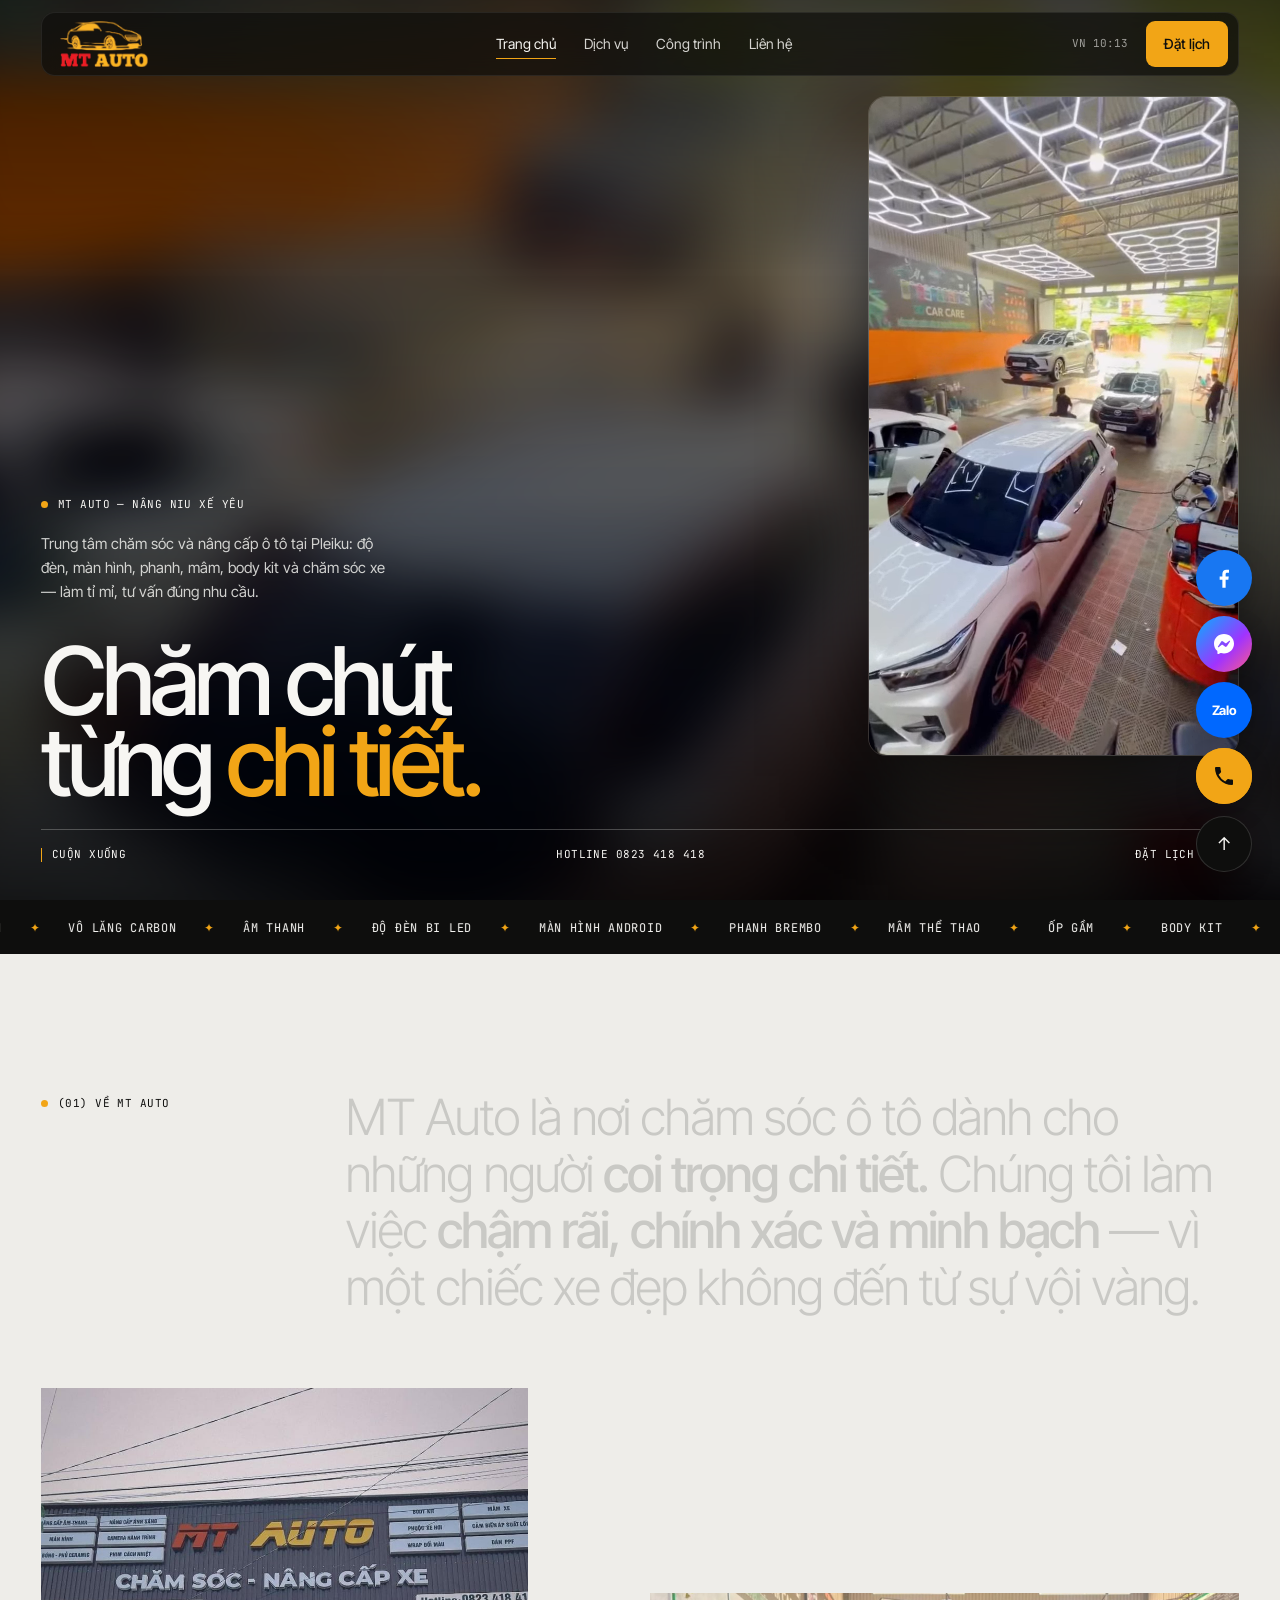
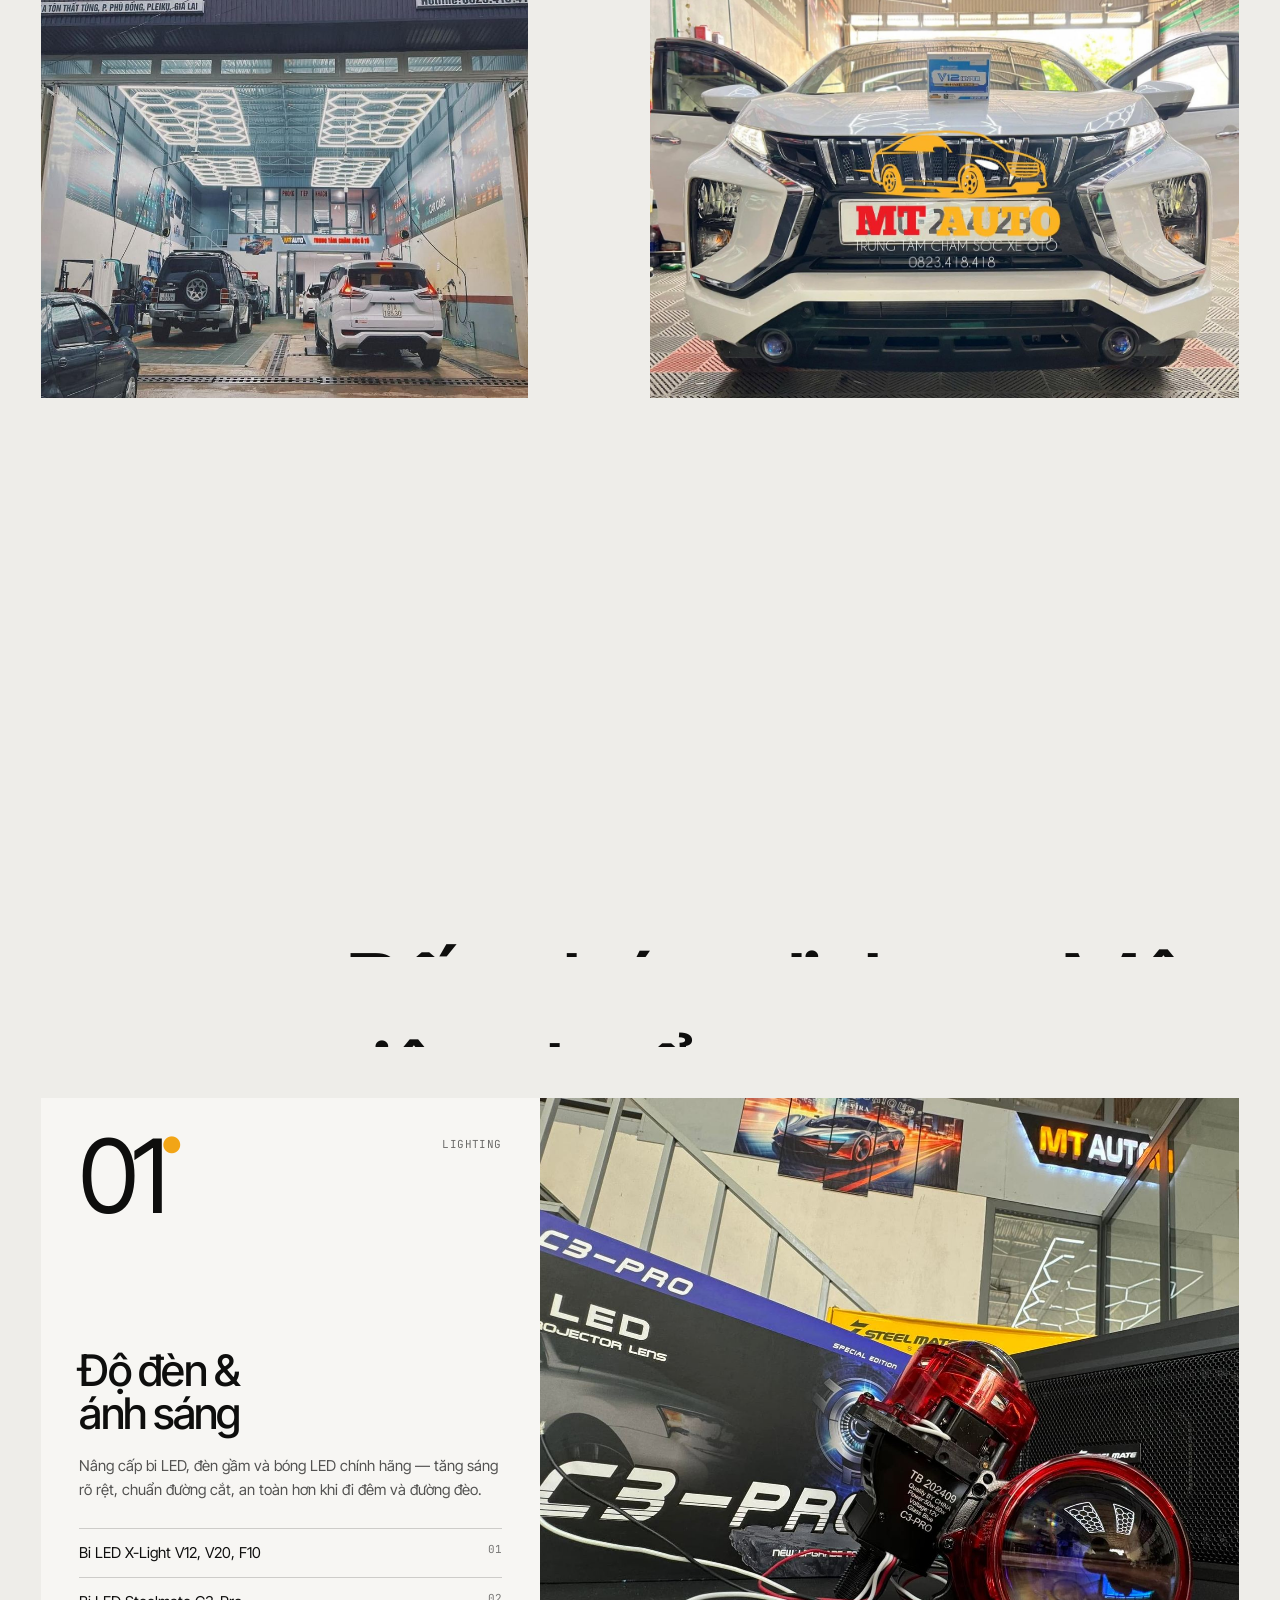
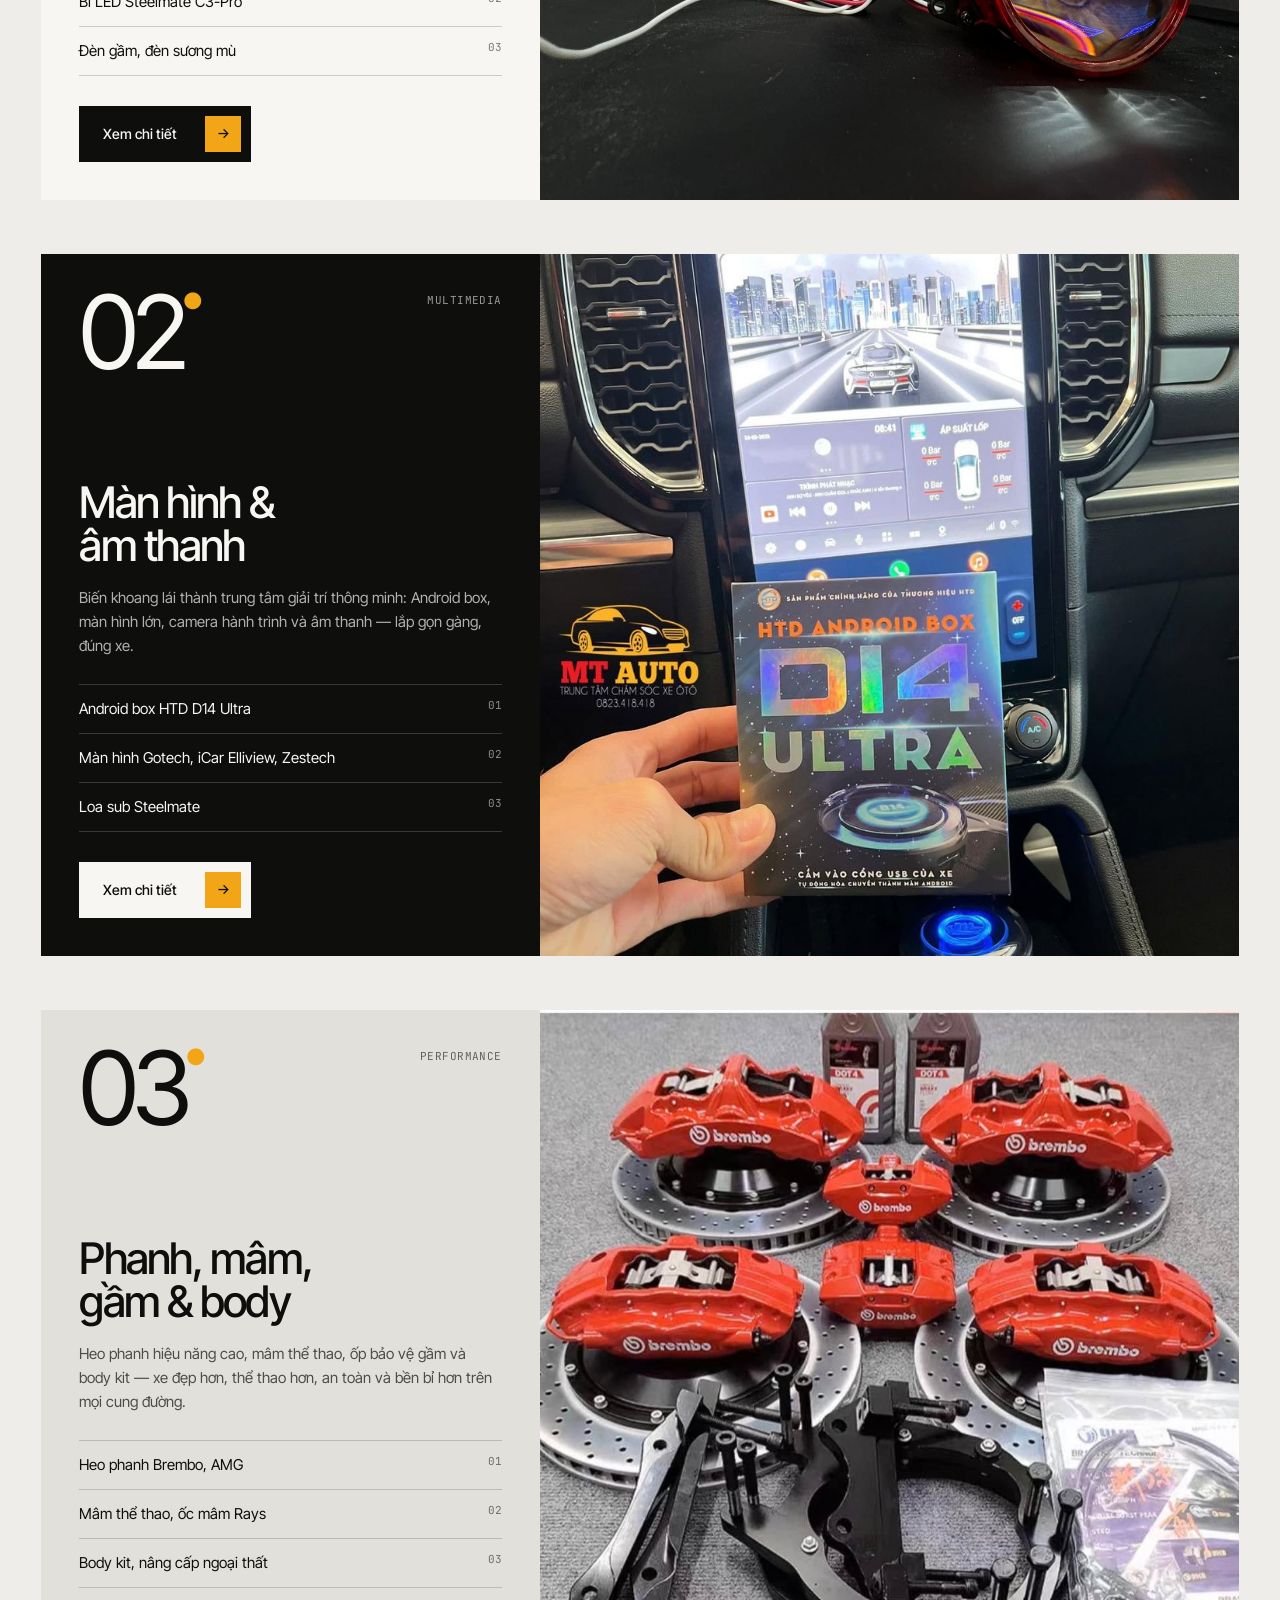
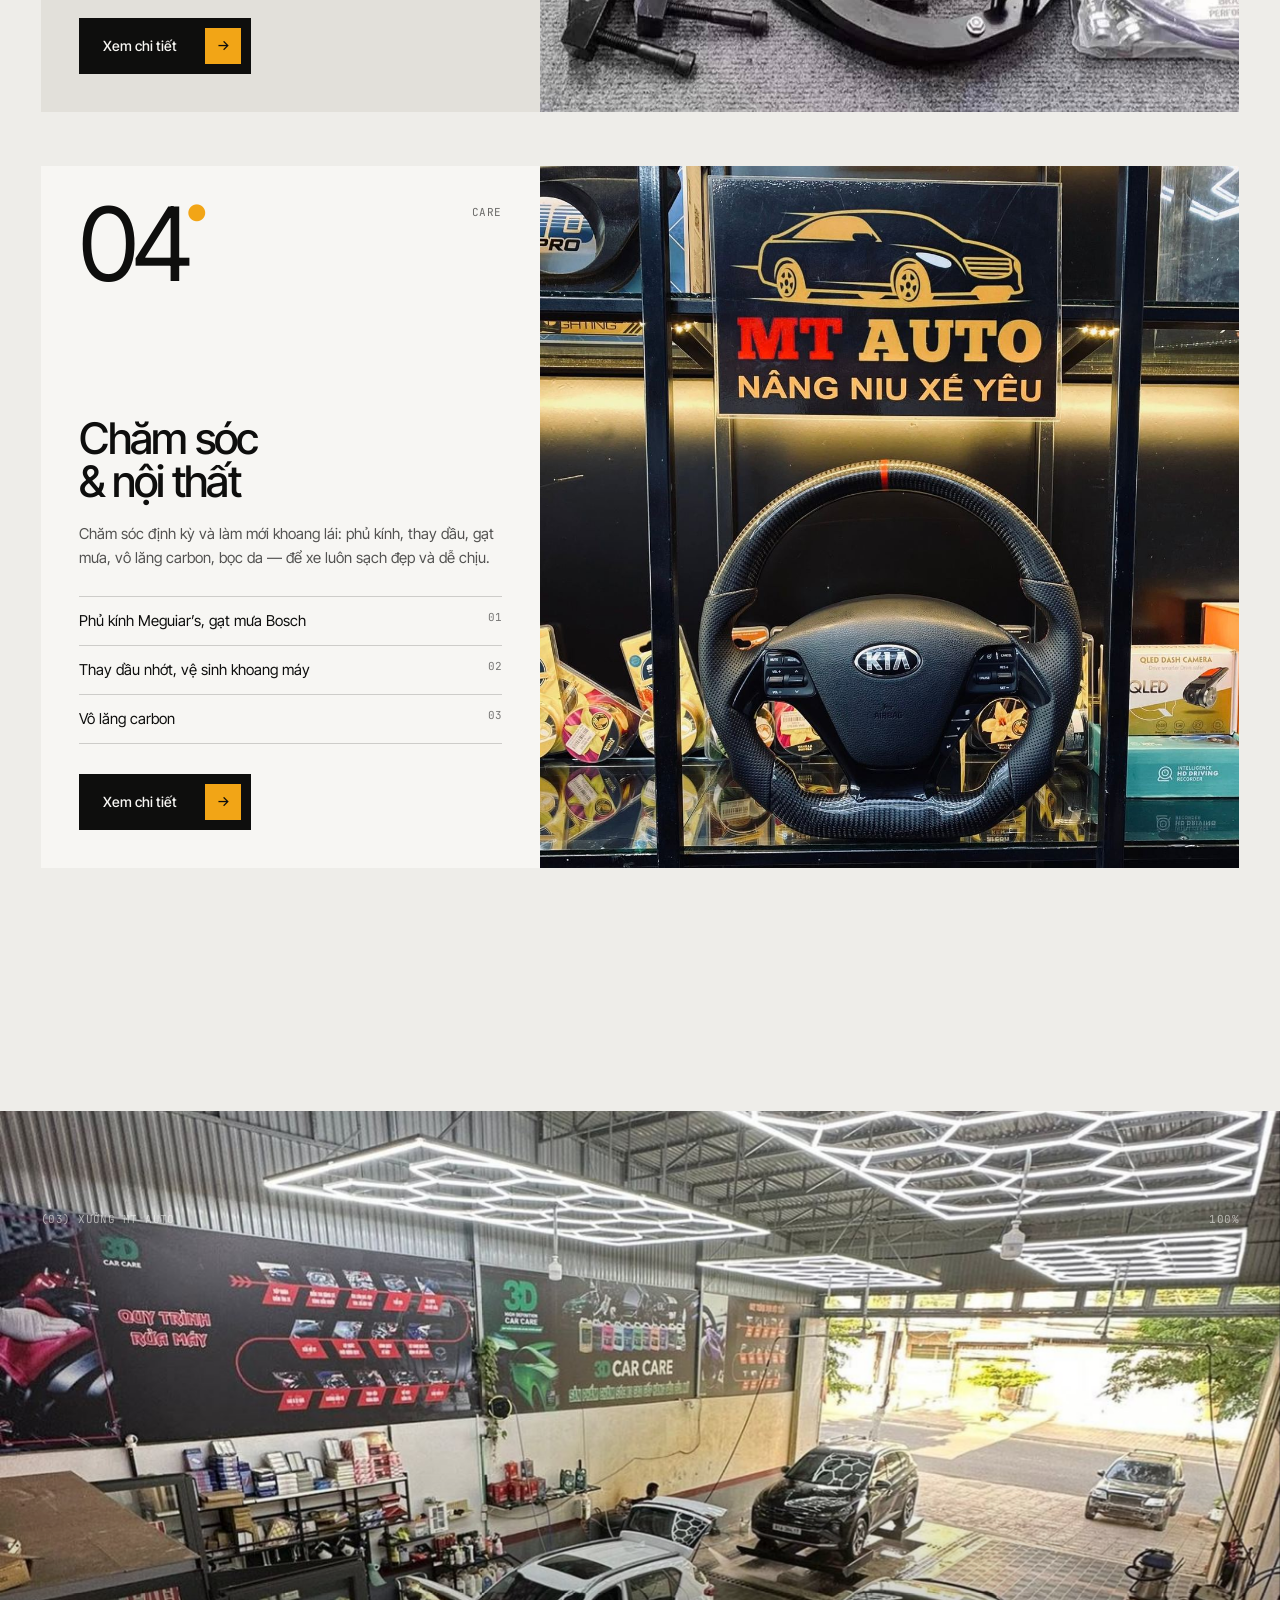
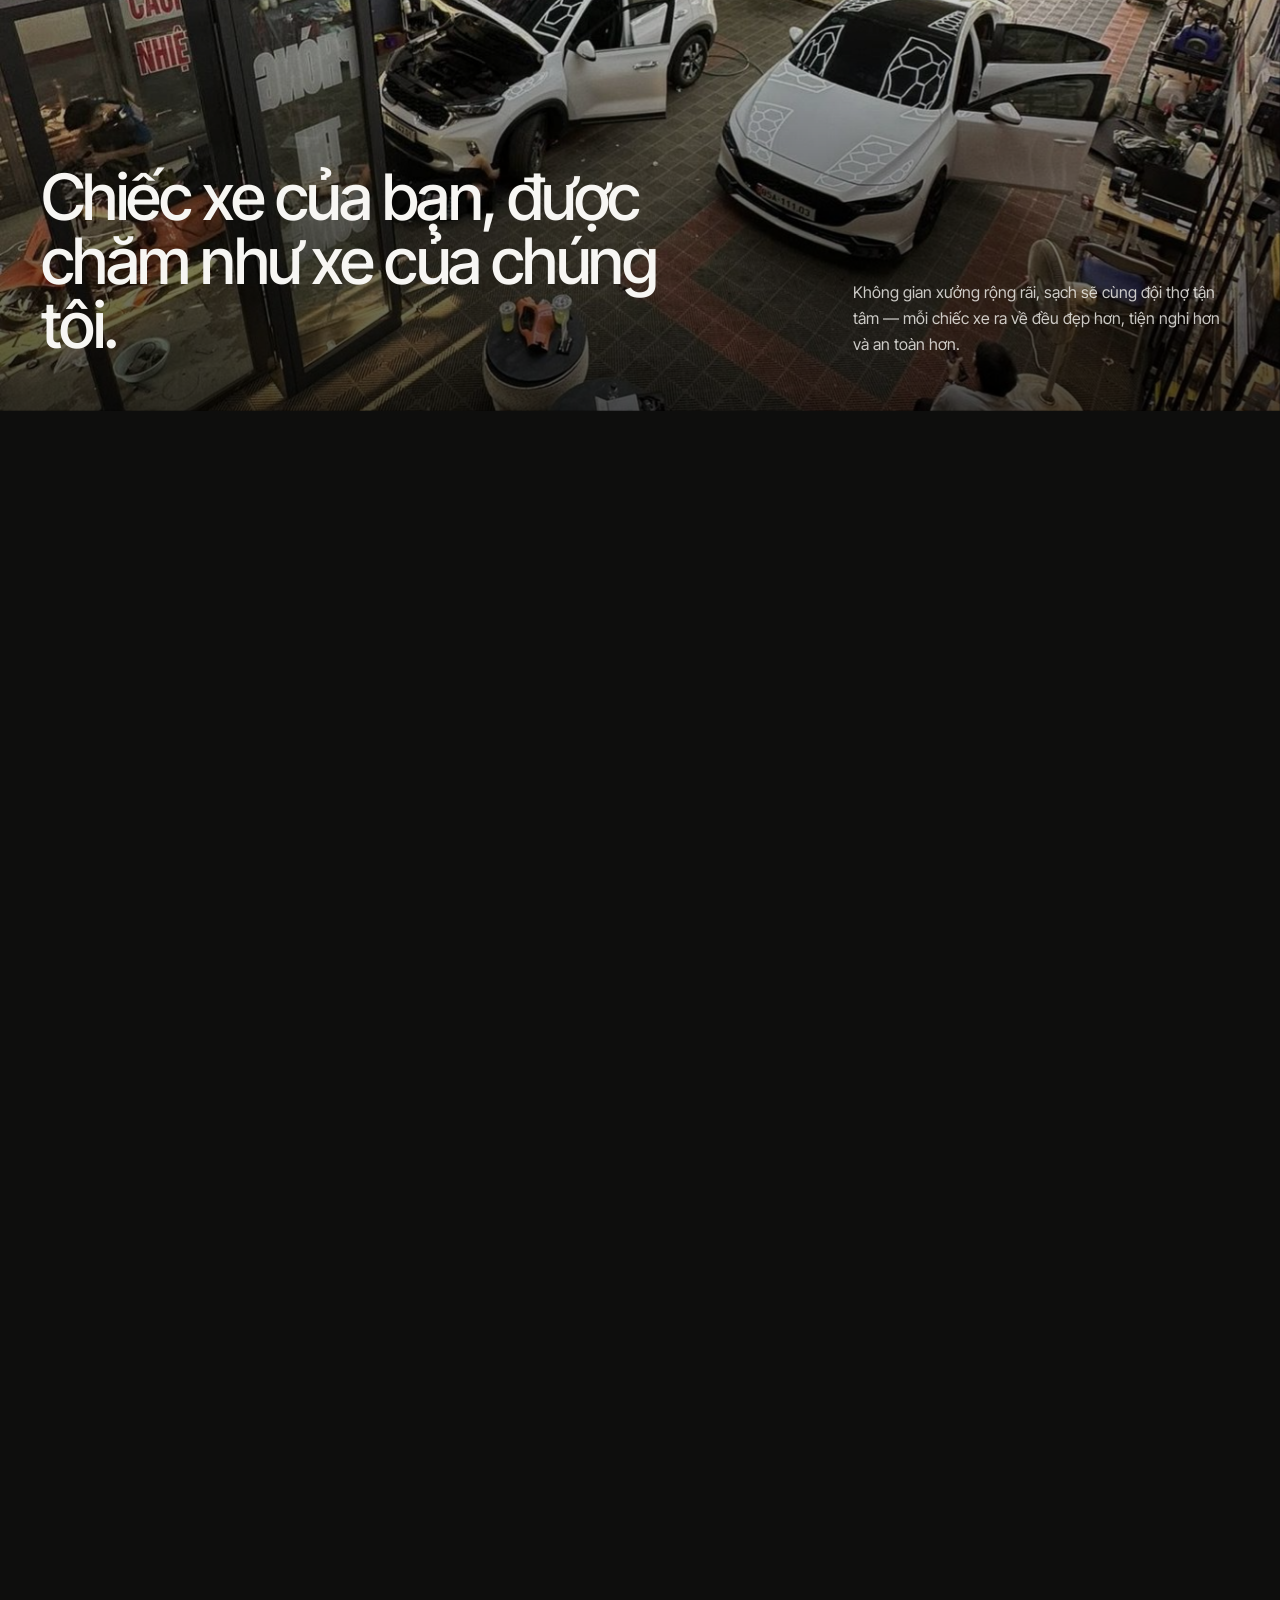
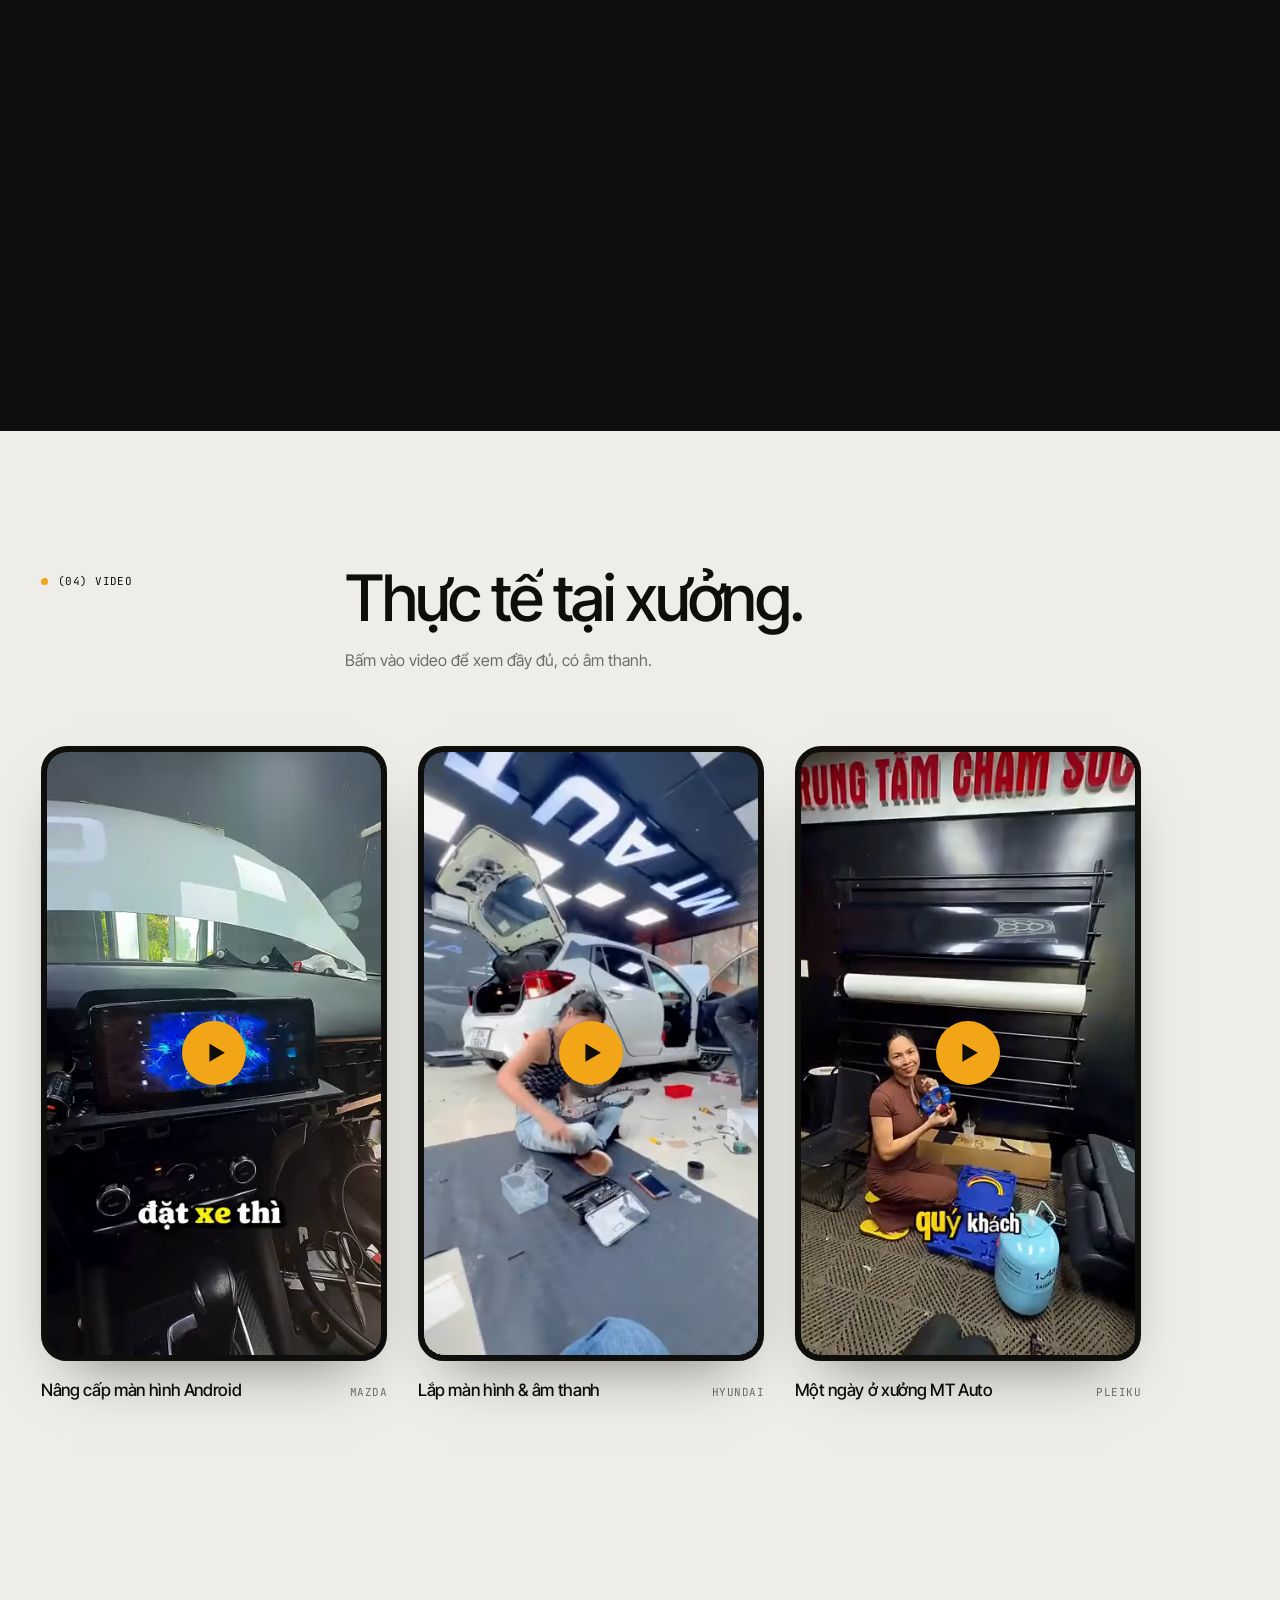
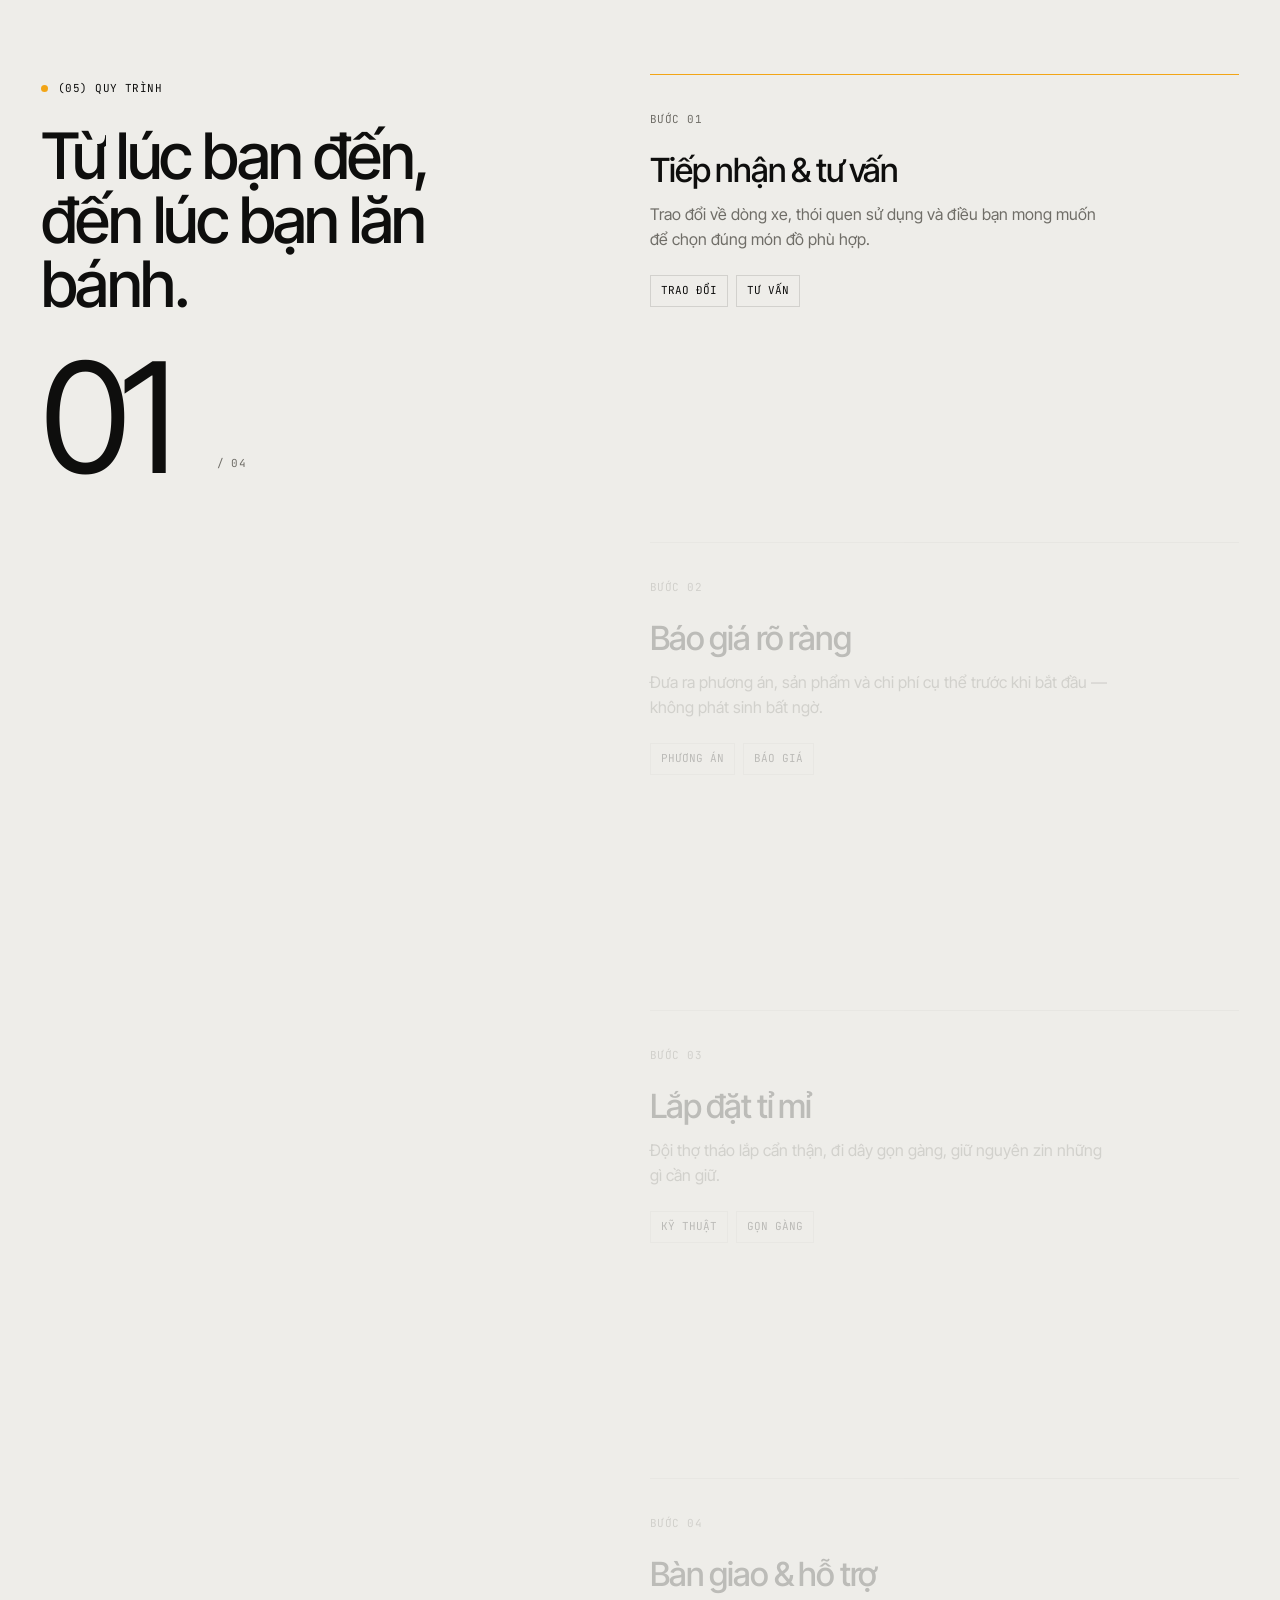
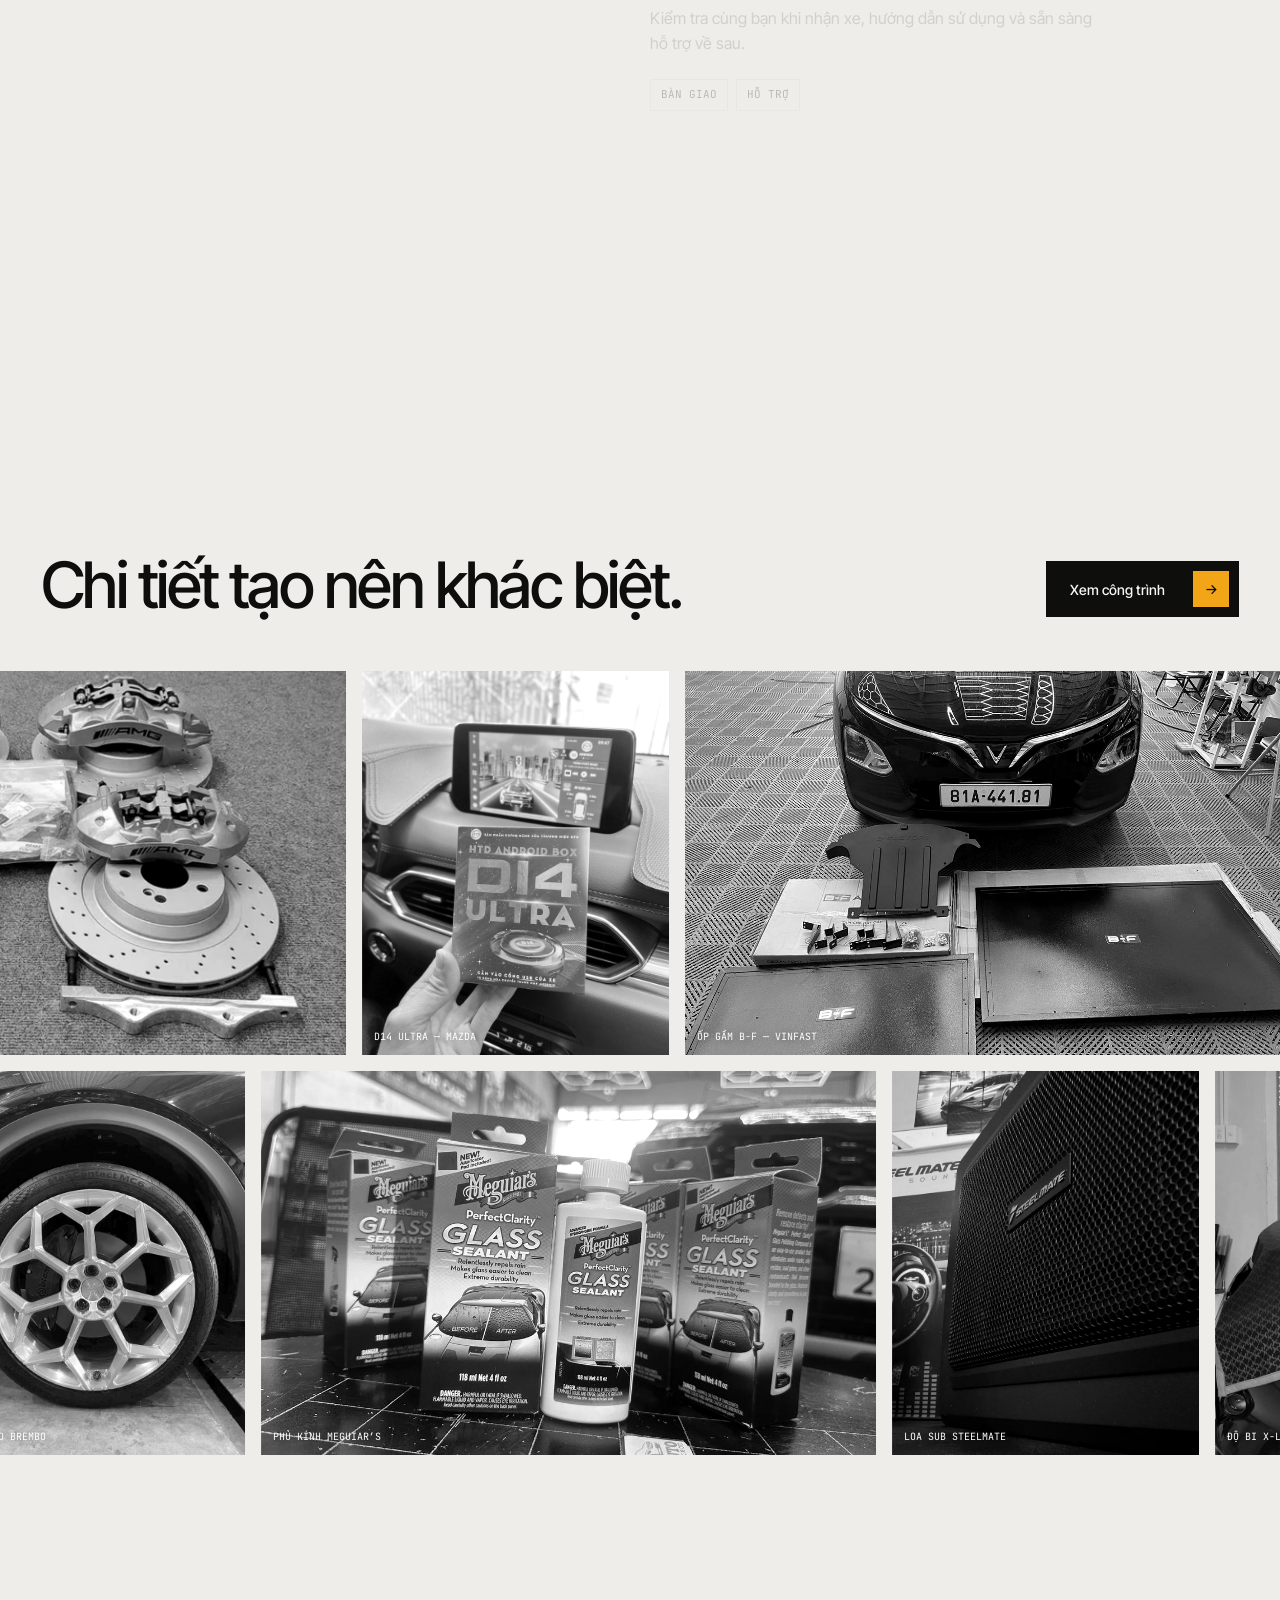
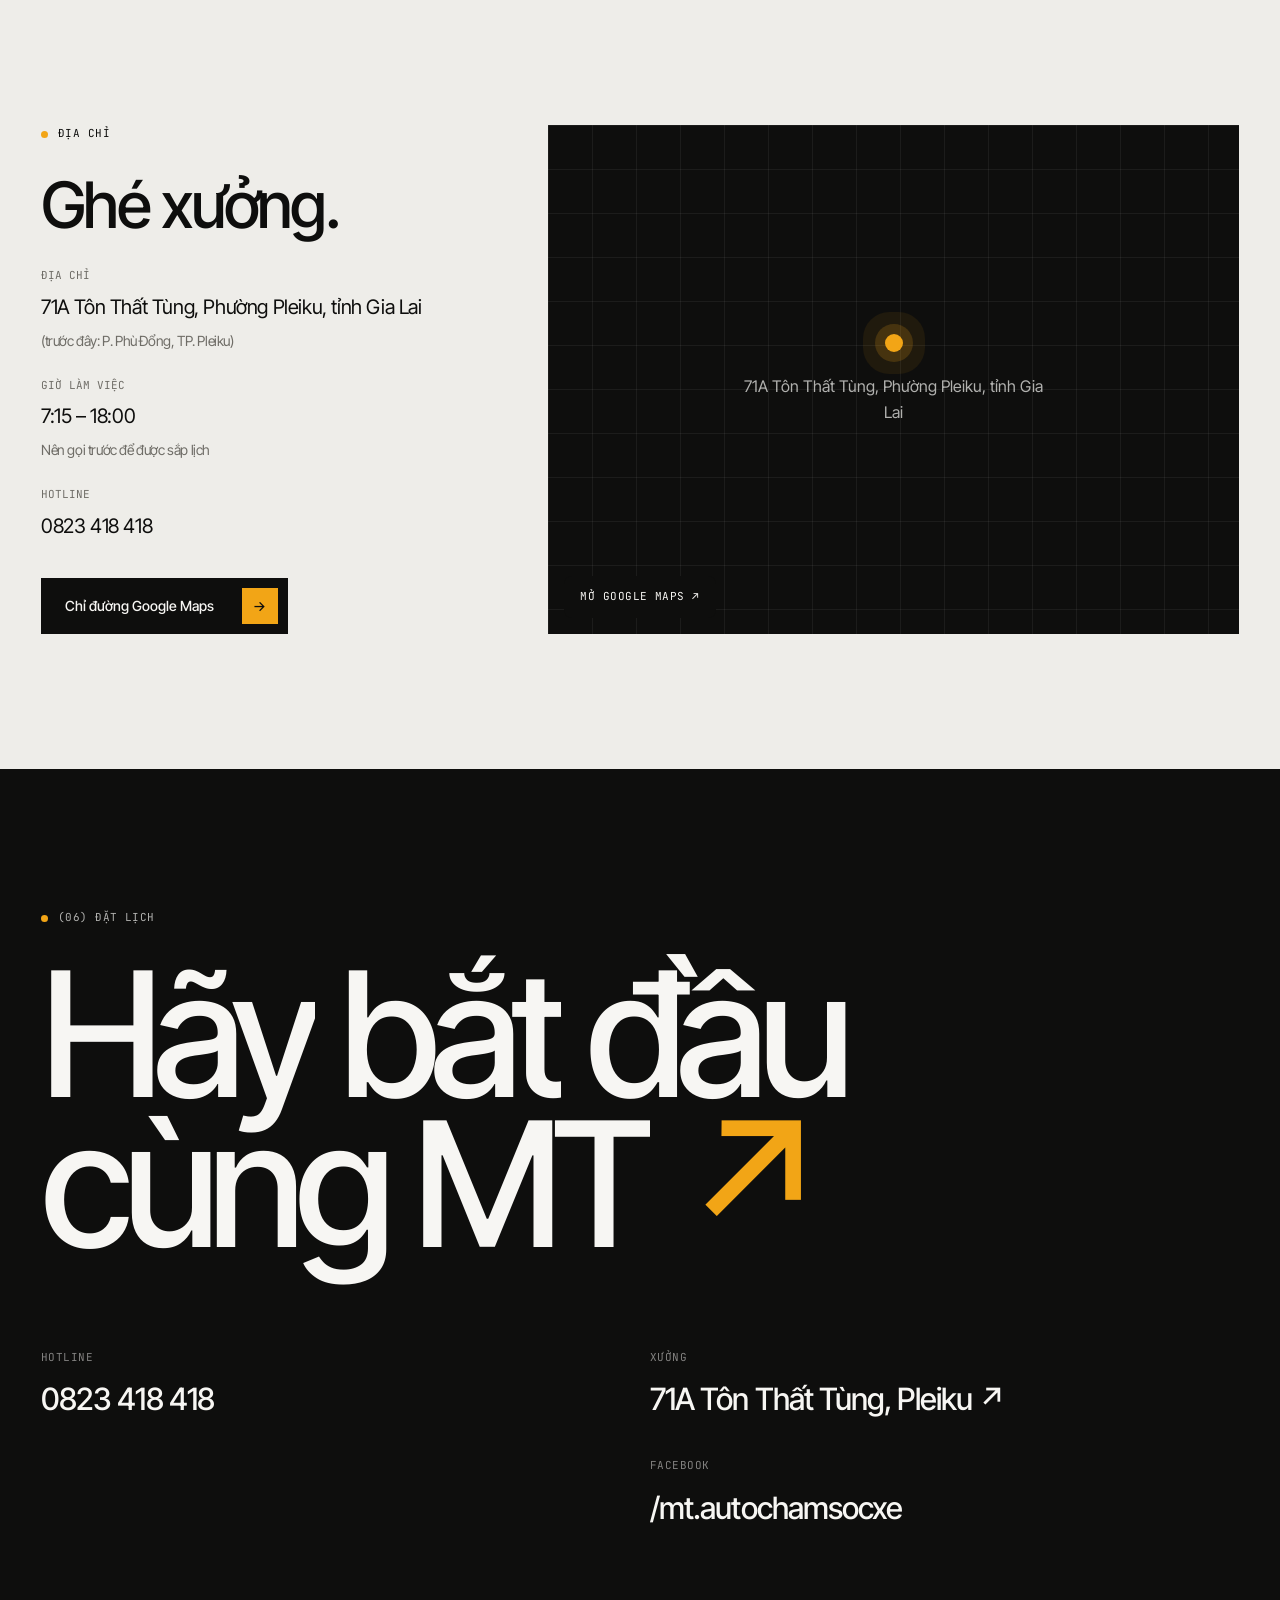
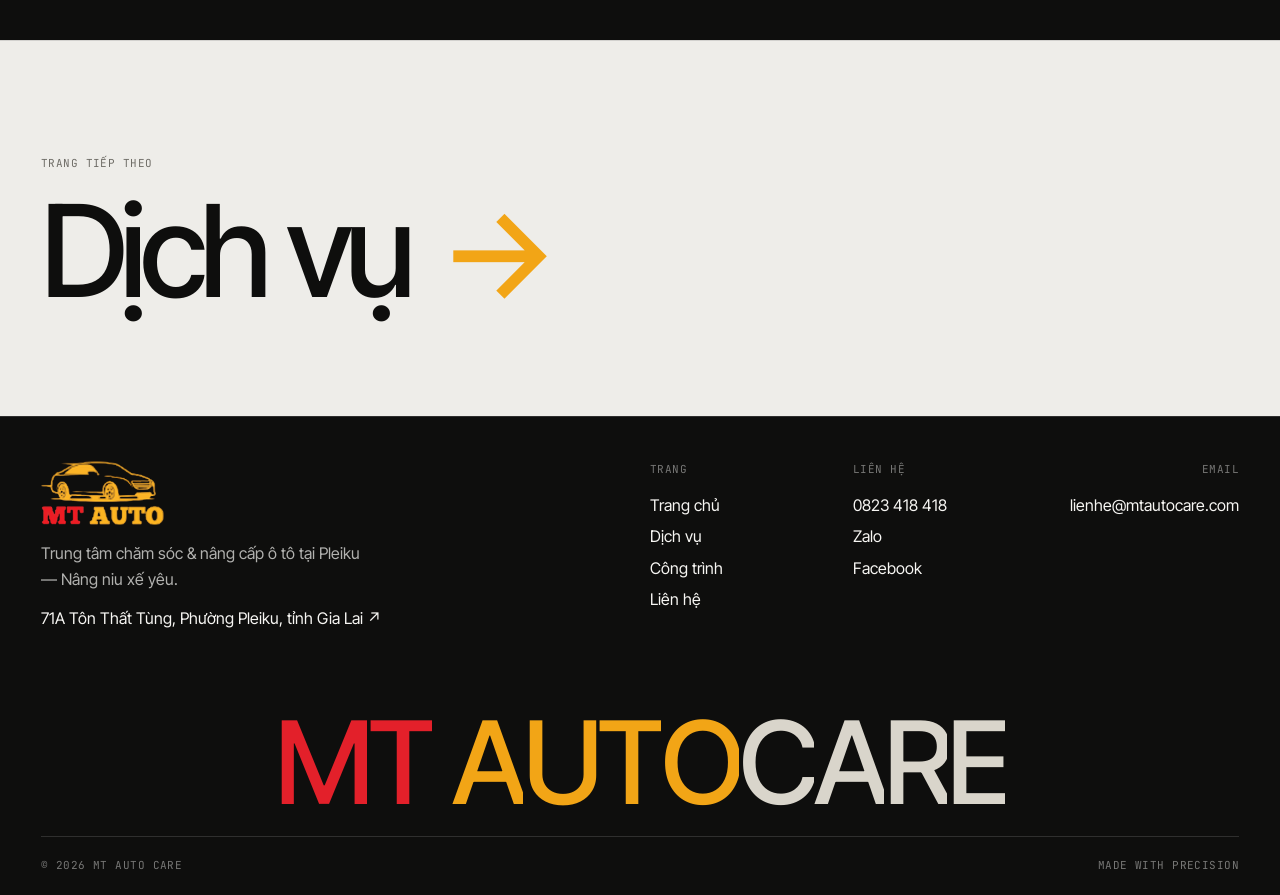
<file: index.html>
<!doctype html>
<html lang="vi">
<head>
<meta charset="utf-8">
<meta name="viewport" content="width=device-width,initial-scale=1">
<meta name="theme-color" content="#0e0e0d">
<title>MT Auto — Trung tâm chăm sóc & nâng cấp ô tô tại Pleiku</title>
<meta name="description" content="MT Auto: độ đèn bi LED, màn hình Android, phanh Brembo, mâm, ốp gầm, body kit và chăm sóc xe tại 71A Tôn Thất Tùng, Pleiku. Hotline 0823 418 418.">
<link rel="canonical" href="https://mtautocare.com/">
<meta property="og:type" content="website">
<meta property="og:site_name" content="MT Auto Care">
<meta property="og:locale" content="vi_VN">
<meta property="og:url" content="https://mtautocare.com/">
<meta property="og:title" content="MT Auto — Trung tâm chăm sóc & nâng cấp ô tô tại Pleiku">
<meta property="og:description" content="MT Auto: độ đèn bi LED, màn hình Android, phanh Brembo, mâm, ốp gầm, body kit và chăm sóc xe tại 71A Tôn Thất Tùng, Pleiku. Hotline 0823 418 418.">
<meta property="og:image" content="https://mtautocare.com/assets/og.jpg">
<meta property="og:image:width" content="1200">
<meta property="og:image:height" content="630">
<meta property="og:image:alt" content="MT Auto Care — Chăm chút từng chi tiết">
<meta name="twitter:card" content="summary_large_image">
<meta name="twitter:image" content="https://mtautocare.com/assets/og.jpg">
<link rel="icon" href="assets/logo.png">
<link rel="preconnect" href="https://fonts.googleapis.com">
<link rel="preconnect" href="https://fonts.gstatic.com" crossorigin>
<link href="https://fonts.googleapis.com/css2?family=Inter+Tight:wght@300;400;500;600;700&family=JetBrains+Mono:wght@400;500&display=swap&subset=vietnamese" rel="stylesheet">
<script>document.documentElement.classList.add('js');try{if(sessionStorage.getItem('mt-pt')==='1')document.documentElement.classList.add('pt-arrive')}catch(e){}</script>
<link rel="stylesheet" href="assets/css/style.css?v=f3a65b27">
<script type="application/ld+json">{"@context":"https://schema.org","@type":"AutoRepair","name":"MT Auto Care","image":"https://mtautocare.com/assets/og.jpg","url":"https://mtautocare.com/","telephone":"+84823418418","email":"lienhe@mtautocare.com","address":{"@type":"PostalAddress","streetAddress":"71A Tôn Thất Tùng","addressLocality":"Phường Pleiku","addressRegion":"Gia Lai","addressCountry":"VN"},"geo":{"@type":"GeoCoordinates","latitude":13.976097447147358,"longitude":108.02574437143453},"hasMap":"https://maps.app.goo.gl/7KgHm1zZEK48gmLy6","priceRange":"$$","openingHoursSpecification":[{"@type":"OpeningHoursSpecification","dayOfWeek":["Monday","Tuesday","Wednesday","Thursday","Friday","Saturday","Sunday"],"opens":"07:15","closes":"18:00"}],"areaServed":"Gia Lai","sameAs":["https://www.facebook.com/mt.autochamsocxe","https://maps.app.goo.gl/7KgHm1zZEK48gmLy6"]}</script>
<noscript><style>
.loader,.cursor,.pt{display:none!important}
body.is-loading{overflow:auto!important}
.header-intro,.hero-up,.fab,.totop{opacity:1!important;transform:none!important}
.hero-img img{transform:none!important}
.intro-text .w{color:inherit!important}
.zoom{height:auto!important}.zoom-stick{position:relative!important}.zoom-img{clip-path:none!important}.zoom-words{display:none}.zoom-cap{opacity:1!important;transform:none!important}
.pstep{opacity:1!important}
.foot-mark span{transform:none!important}
</style></noscript>
</head>
<body class="is-loading">

<!-- PAGE TRANSITION -->
<div class="pt" id="pt" aria-hidden="true">
  <div class="pt-layer a"></div>
  <div class="pt-layer b"><span class="brand pt-logo"><img src="assets/logo.png" alt=""><span class="brand-fallback">MT <b>AUTO</b></span></span><span class="pt-label mono">MT Auto Care</span></div>
</div>

<!-- LOADER -->
<div class="loader" id="loader" aria-hidden="true">
  <div class="loader-top mono"><span>Trung tâm chăm sóc xe ô tô</span><span>Độ đèn · Màn hình · Phanh – mâm – body · Chăm sóc</span></div>
  <div class="loader-center"><span class="brand loader-logo"><img src="assets/logo.png" alt=""><span class="brand-fallback">MT <b>AUTO</b></span></span></div>
  <div class="loader-bottom">
    <div class="loader-num"><span><span id="loaderNum">0</span><sup>%</sup></span></div>
    <p class="mono loader-note">Đang chuẩn bị trải nghiệm của bạn</p>
  </div>
  <div class="loader-line" id="loaderLine"></div>
</div>

<div class="progress" id="progress" aria-hidden="true"></div>
<div class="cursor" id="cursor" aria-hidden="true"><div class="cursor-dot"><span>Xem</span></div></div>

<div class="fab" aria-label="Liên hệ nhanh">
  <a class="fb" href="https://www.facebook.com/mt.autochamsocxe" target="_blank" rel="noopener" aria-label="Trang Facebook MT Auto"><svg viewBox="0 0 24 24" fill="currentColor" aria-hidden="true"><path d="M13.5 21v-7.5h2.5l.4-3h-2.9V8.6c0-.87.25-1.46 1.5-1.46h1.6V4.46A21 21 0 0 0 14.3 4.3c-2.3 0-3.8 1.4-3.8 3.95v2.25H8v3h2.5V21z"/></svg><span class="tip">Facebook MT Auto</span></a>
  <a class="msg" href="https://m.me/mt.autochamsocxe" target="_blank" rel="noopener" aria-label="Nhắn Messenger"><svg viewBox="0 0 24 24" fill="currentColor" aria-hidden="true"><path d="M12 2C6.36 2 2 6.13 2 11.7c0 2.91 1.19 5.44 3.14 7.17.16.14.26.35.27.57l.05 1.78a.8.8 0 0 0 1.12.71l1.98-.87a.8.8 0 0 1 .53-.04c.91.25 1.88.38 2.91.38 5.64 0 10-4.13 10-9.7S17.64 2 12 2zm6 7.46-2.94 4.66a1.5 1.5 0 0 1-2.17.4l-2.34-1.75a.6.6 0 0 0-.72 0l-3.16 2.4c-.42.32-.97-.18-.69-.63l2.94-4.66a1.5 1.5 0 0 1 2.17-.4l2.34 1.75a.6.6 0 0 0 .72 0l3.16-2.4c.42-.32.97.18.69.63z"/></svg><span class="tip">Nhắn Messenger</span></a>
  <a class="zalo" href="https://zalo.me/0823418418" target="_blank" rel="noopener" aria-label="Chat Zalo">Zalo<span class="tip">Chat Zalo</span></a>
  <a class="call" href="tel:0823418418" aria-label="Gọi 0823 418 418"><svg viewBox="0 0 24 24" fill="currentColor" aria-hidden="true"><path d="M6.6 10.8a15.1 15.1 0 0 0 6.6 6.6l2.2-2.2a1 1 0 0 1 1-.25 11.4 11.4 0 0 0 3.6.57 1 1 0 0 1 1 1V20a1 1 0 0 1-1 1A17 17 0 0 1 3 4a1 1 0 0 1 1-1h3.5a1 1 0 0 1 1 1c0 1.25.2 2.45.57 3.57a1 1 0 0 1-.25 1z"/></svg><span class="tip">Gọi 0823 418 418</span></a>
</div>
<button class="totop" id="totop" aria-label="Về đầu trang"><svg viewBox="0 0 58 58" aria-hidden="true"><circle id="totopRing" cx="29" cy="29" r="27"/></svg><span>↑</span></button>

<!-- HEADER -->
<header class="header" id="header">
  <div class="nav header-intro">
    <a href="index.html" class="brand" aria-label="MT Auto Care — Trang chủ"><img src="assets/logo.png" alt="MT Auto"><span class="brand-fallback">MT <b>AUTO</b></span></a>
    <nav class="nav-links" aria-label="Điều hướng chính"><a href="index.html" aria-current="page"><span data-t="Trang chủ">Trang chủ</span></a><a href="dich-vu.html"><span data-t="Dịch vụ">Dịch vụ</span></a><a href="cong-trinh.html"><span data-t="Công trình">Công trình</span></a><a href="lien-he.html"><span data-t="Liên hệ">Liên hệ</span></a></nav>
    <div class="nav-right">
      <span class="nav-clock" id="clock"></span>
      <a href="lien-he.html#booking" class="nav-book">Đặt lịch</a>
      <button class="menu-btn" id="menuBtn" aria-expanded="false" aria-controls="menu">Menu</button>
    </div>
  </div>
</header>
<div class="menu" id="menu">
  <nav aria-label="Menu di động"><a href="index.html" style="--i:0" aria-current="page"><span>Trang chủ</span></a><a href="dich-vu.html" style="--i:1"><span>Dịch vụ</span></a><a href="cong-trinh.html" style="--i:2"><span>Công trình</span></a><a href="lien-he.html" style="--i:3"><span>Liên hệ</span></a></nav>
  <div class="menu-foot mono"><a href="tel:0823418418">0823 418 418</a><a href="https://maps.app.goo.gl/7KgHm1zZEK48gmLy6" target="_blank" rel="noopener">71A Tôn Thất Tùng, Pleiku</a></div>
</div>

<main id="top">

<section class="hero" id="hero">
  <div class="hero-frame" id="heroFrame">
    <div class="hero-img" id="heroImg">
      <img src="assets/img/hero.jpg" alt="Ford Everest tại xưởng MT Auto" fetchpriority="high" data-preload>
      <video class="hero-video" muted loop playsinline preload="none" poster="assets/video/hero-m.jpg" data-src="assets/video/hero-m.mp4" aria-hidden="true"></video>
    </div>
    <div class="hero-dv" aria-hidden="true">
      <video class="hdv-bg" muted loop playsinline preload="none" poster="assets/video/hero-d.jpg" data-src="assets/video/hero-d.mp4"></video>
      <video class="hdv-fg" muted loop playsinline preload="none" poster="assets/video/hero-d.jpg" data-src="assets/video/hero-d.mp4"></video>
    </div>
  </div>
  <div class="hero-content" id="heroContent">
    <div class="hero-meta">
      <span class="label hero-up" style="--d:1.05s">MT Auto — Nâng niu xế yêu</span>
      <p class="hero-up" style="--d:1.2s">Trung tâm chăm sóc và nâng cấp ô tô tại Pleiku: độ đèn, màn hình, phanh, mâm, body kit và chăm sóc xe — làm tỉ mỉ, tư vấn đúng nhu cầu.</p>
    </div>
    <h1 class="hero-title" data-split-now>
      <span class="row"><span>Chăm chút</span><small>(01) Độ đèn<br>(02) Màn hình<br>(03) Phanh – mâm – body<br>(04) Chăm sóc</small></span>
      <span class="row"><span>từng <span class="accent">chi tiết.</span></span></span>
    </h1>
    <div class="hero-bar mono hero-up" style="--d:1.4s">
      <span class="scroll"><i></i>Cuộn xuống</span>
      <span class="hide-s">Hotline 0823 418 418</span>
      <a href="lien-he.html#booking" class="ulink">Đặt lịch hẹn ↗</a>
    </div>
  </div>
</section>

<div class="ticker" aria-hidden="true">
  <div class="ticker-track" id="ticker">
    <div class="ticker-group"><span>Độ đèn bi LED</span><b>✦</b><span>Màn hình Android</span><b>✦</b><span>Phanh Brembo</span><b>✦</b><span>Mâm thể thao</span><b>✦</b><span>Ốp gầm</span><b>✦</b><span>Body kit</span><b>✦</b><span>Phủ kính</span><b>✦</b><span>Vô lăng carbon</span><b>✦</b><span>Âm thanh</span><b>✦</b></div>
  </div>
</div>

<section class="sec wrap" id="about">
  <div class="sec-head">
    <span class="label" data-fade>(01) Về MT Auto</span>
    <p class="intro-text" data-scrub>MT Auto là nơi chăm sóc ô tô dành cho những người *coi trọng chi tiết.* Chúng tôi làm việc *chậm rãi, chính xác và minh bạch* — vì một chiếc xe đẹp không đến từ sự vội vàng.</p>
  </div>
  <div class="intro-grid">
    <div class="intro-a">
      <div class="intro-media" data-img><img loading="lazy" src="assets/img/storefront.jpg" alt="Mặt tiền xưởng MT Auto" data-speed="0.1"></div>
      <div class="intro-cap mono muted" data-fade><span>Xưởng / 71A Tôn Thất Tùng</span><span>Pleiku</span></div>
    </div>
    <div class="intro-b">
      <div class="intro-media" data-img style="--d:.15s"><img loading="lazy" src="assets/img/shop-xpander.jpg" alt="Mitsubishi Xpander độ bi LED tại MT Auto" data-speed="-0.08"></div>
      <div class="intro-cap mono muted" data-fade><span>Bàn giao / Mitsubishi Xpander</span><span>Độ bi LED</span></div>
    </div>
  </div>
  <div class="feats">
    <div class="feat" data-fade><span class="mono">— A</span><h3>Hàng chính hãng</h3><p>Sản phẩm từ các thương hiệu uy tín như X-Light, Steelmate, Brembo, Bosch, Meguiar’s.</p></div>
    <div class="feat" data-fade style="--d:.1s"><span class="mono">— B</span><h3>Tư vấn đúng xe</h3><p>Đề xuất món đồ phù hợp với dòng xe, nhu cầu và ngân sách — báo giá rõ trước khi làm.</p></div>
    <div class="feat" data-fade style="--d:.2s"><span class="mono">— C</span><h3>Lắp đặt chỉn chu</h3><p>Đội thợ làm cẩn thận, gọn gàng, kiểm tra kỹ cùng bạn trước khi bàn giao.</p></div>
  </div>
</section>

<section class="sec wrap" id="services" style="padding-top:0">
  <div class="sec-head">
    <span class="label" data-fade>(02) Dịch vụ</span>
    <h2 class="h-xl" data-split>Bốn nhóm dịch vụ. Một tiêu chuẩn.</h2>
  </div>
  <div class="stack">
    <article class="card" style="--i:0">
      <div class="card-in">
        <div class="card-body">
          <div class="card-top"><span class="card-num">01<sup>●</sup></span><span class="mono" style="opacity:.6">Lighting</span></div>
          <div>
            <h3>Độ đèn &amp;<br>ánh sáng</h3>
            <p>Nâng cấp bi LED, đèn gầm và bóng LED chính hãng — tăng sáng rõ rệt, chuẩn đường cắt, an toàn hơn khi đi đêm và đường đèo.</p>
            <ul class="card-list"><li><span>Bi LED X-Light V12, V20, F10</span><span>01</span></li><li><span>Bi LED Steelmate C3-Pro</span><span>02</span></li><li><span>Đèn gầm, đèn sương mù</span><span>03</span></li></ul>
            <a href="dich-vu.html#do-den" class="btn"><span class="btn-roll"><span data-t="Xem chi tiết">Xem chi tiết</span></span><span class="btn-ico"><i>→</i><i>→</i></span></a>
          </div>
        </div>
        <div class="card-media" data-cursor="view"><img loading="lazy" src="assets/img/den-c3pro.jpg" alt="Độ đèn & ánh sáng"></div>
      </div>
      <div class="card-shade"></div>
    </article>
    <article class="card" style="--i:1">
      <div class="card-in">
        <div class="card-body">
          <div class="card-top"><span class="card-num">02<sup>●</sup></span><span class="mono" style="opacity:.6">Multimedia</span></div>
          <div>
            <h3>Màn hình &amp;<br>âm thanh</h3>
            <p>Biến khoang lái thành trung tâm giải trí thông minh: Android box, màn hình lớn, camera hành trình và âm thanh — lắp gọn gàng, đúng xe.</p>
            <ul class="card-list"><li><span>Android box HTD D14 Ultra</span><span>01</span></li><li><span>Màn hình Gotech, iCar Elliview, Zestech</span><span>02</span></li><li><span>Loa sub Steelmate</span><span>03</span></li></ul>
            <a href="dich-vu.html#man-hinh" class="btn"><span class="btn-roll"><span data-t="Xem chi tiết">Xem chi tiết</span></span><span class="btn-ico"><i>→</i><i>→</i></span></a>
          </div>
        </div>
        <div class="card-media" data-cursor="view"><img loading="lazy" src="assets/img/man-d14.jpg" alt="Màn hình, Android box & âm thanh"></div>
      </div>
      <div class="card-shade"></div>
    </article>
    <article class="card" style="--i:2">
      <div class="card-in">
        <div class="card-body">
          <div class="card-top"><span class="card-num">03<sup>●</sup></span><span class="mono" style="opacity:.6">Performance</span></div>
          <div>
            <h3>Phanh, mâm,<br>gầm &amp; body</h3>
            <p>Heo phanh hiệu năng cao, mâm thể thao, ốp bảo vệ gầm và body kit — xe đẹp hơn, thể thao hơn, an toàn và bền bỉ hơn trên mọi cung đường.</p>
            <ul class="card-list"><li><span>Heo phanh Brembo, AMG</span><span>01</span></li><li><span>Mâm thể thao, ốc mâm Rays</span><span>02</span></li><li><span>Body kit, nâng cấp ngoại thất</span><span>03</span></li></ul>
            <a href="dich-vu.html#phanh-mam" class="btn"><span class="btn-roll"><span data-t="Xem chi tiết">Xem chi tiết</span></span><span class="btn-ico"><i>→</i><i>→</i></span></a>
          </div>
        </div>
        <div class="card-media" data-cursor="view"><img loading="lazy" src="assets/img/phanh-brembo.jpg" alt="Phanh, mâm, gầm & body"></div>
      </div>
      <div class="card-shade"></div>
    </article>
    <article class="card" style="--i:3">
      <div class="card-in">
        <div class="card-body">
          <div class="card-top"><span class="card-num">04<sup>●</sup></span><span class="mono" style="opacity:.6">Care</span></div>
          <div>
            <h3>Chăm sóc<br>&amp; nội thất</h3>
            <p>Chăm sóc định kỳ và làm mới khoang lái: phủ kính, thay dầu, gạt mưa, vô lăng carbon, bọc da — để xe luôn sạch đẹp và dễ chịu.</p>
            <ul class="card-list"><li><span>Phủ kính Meguiar’s, gạt mưa Bosch</span><span>01</span></li><li><span>Thay dầu nhớt, vệ sinh khoang máy</span><span>02</span></li><li><span>Vô lăng carbon</span><span>03</span></li></ul>
            <a href="dich-vu.html#cham-soc" class="btn"><span class="btn-roll"><span data-t="Xem chi tiết">Xem chi tiết</span></span><span class="btn-ico"><i>→</i><i>→</i></span></a>
          </div>
        </div>
        <div class="card-media" data-cursor="view"><img loading="lazy" src="assets/img/vo-lang-carbon.jpg" alt="Chăm sóc & nội thất"></div>
      </div>
      <div class="card-shade"></div>
    </article>
  </div>
</section>

<section class="zoom" id="zoom" aria-label="Xưởng MT Auto">
  <div class="zoom-stick" id="zoomStick">
    <div class="zoom-img"><img loading="lazy" src="assets/img/shop-overhead.jpg" alt="Toàn cảnh xưởng MT Auto"></div>
    <div class="zoom-hud mono"><span>(03) Xưởng MT Auto</span><span id="zoomPct">000%</span></div>
    <div class="zoom-words" aria-hidden="true"><span class="l">Nâng niu</span><span class="r">xế yêu.</span></div>
    <div class="zoom-cap">
      <h2 class="h-l">Chiếc xe của bạn, được chăm như xe của chúng tôi.</h2>
      <p>Không gian xưởng rộng rãi, sạch sẽ cùng đội thợ tận tâm — mỗi chiếc xe ra về đều đẹp hơn, tiện nghi hơn và an toàn hơn.</p>
    </div>
  </div>
</section>

<section class="sec wrap reels-sec" id="video">
  <div class="sec-head">
    <span class="label" data-fade>(04) Video</span>
    <div>
      <h2 class="h-l" data-split>Thực tế tại xưởng.</h2>
      <p class="muted" data-fade style="margin-top:18px;max-width:440px">Bấm vào video để xem đầy đủ, có âm thanh.</p>
    </div>
  </div>
  <div class="reels">
    <figure class="reel" data-fade style="--d:0.00s">
      <button class="reel-phone" data-full="assets/video/reel1.mp4" data-cursor="view" data-cursor-label="Xem" aria-label="Xem video: Nâng cấp màn hình Android">
        <video muted loop playsinline preload="none" poster="assets/video/reel1.jpg" data-src="assets/video/reel1-loop.mp4"></video>
        <span class="reel-play" aria-hidden="true">▶</span>
      </button>
      <figcaption><b>Nâng cấp màn hình Android</b><span class="mono">Mazda</span></figcaption>
    </figure>
    <figure class="reel" data-fade style="--d:0.08s">
      <button class="reel-phone" data-full="assets/video/reel2.mp4" data-cursor="view" data-cursor-label="Xem" aria-label="Xem video: Lắp màn hình & âm thanh">
        <video muted loop playsinline preload="none" poster="assets/video/reel2.jpg" data-src="assets/video/reel2-loop.mp4"></video>
        <span class="reel-play" aria-hidden="true">▶</span>
      </button>
      <figcaption><b>Lắp màn hình &amp; âm thanh</b><span class="mono">Hyundai</span></figcaption>
    </figure>
    <figure class="reel" data-fade style="--d:0.16s">
      <button class="reel-phone" data-full="assets/video/reel3.mp4" data-cursor="view" data-cursor-label="Xem" aria-label="Xem video: Một ngày ở xưởng MT Auto">
        <video muted loop playsinline preload="none" poster="assets/video/reel3.jpg" data-src="assets/video/reel3-loop.mp4"></video>
        <span class="reel-play" aria-hidden="true">▶</span>
      </button>
      <figcaption><b>Một ngày ở xưởng MT Auto</b><span class="mono">Pleiku</span></figcaption>
    </figure>
  </div>
</section>
<section class="sec wrap" id="process">
  <div class="process-grid">
    <aside class="process-aside">
      <span class="label" data-fade>(05) Quy trình</span>
      <h2 class="h-l" data-split>Từ lúc bạn đến, đến lúc bạn lăn bánh.</h2>
      <div class="process-count" aria-hidden="true">
        <span class="big"><span id="pcount"><b>01</b><b>02</b><b>03</b><b>04</b></span></span>
        <span class="mono muted" style="padding-bottom:6px">/ 04</span>
      </div>
    </aside>
    <div class="process-steps">
      <div class="pstep"><span class="mono">Bước 01</span><h3>Tiếp nhận &amp; tư vấn</h3><p>Trao đổi về dòng xe, thói quen sử dụng và điều bạn mong muốn để chọn đúng món đồ phù hợp.</p><div class="tags"><span>Trao đổi</span><span>Tư vấn</span></div></div>
      <div class="pstep"><span class="mono">Bước 02</span><h3>Báo giá rõ ràng</h3><p>Đưa ra phương án, sản phẩm và chi phí cụ thể trước khi bắt đầu — không phát sinh bất ngờ.</p><div class="tags"><span>Phương án</span><span>Báo giá</span></div></div>
      <div class="pstep"><span class="mono">Bước 03</span><h3>Lắp đặt tỉ mỉ</h3><p>Đội thợ tháo lắp cẩn thận, đi dây gọn gàng, giữ nguyên zin những gì cần giữ.</p><div class="tags"><span>Kỹ thuật</span><span>Gọn gàng</span></div></div>
      <div class="pstep"><span class="mono">Bước 04</span><h3>Bàn giao &amp; hỗ trợ</h3><p>Kiểm tra cùng bạn khi nhận xe, hướng dẫn sử dụng và sẵn sàng hỗ trợ về sau.</p><div class="tags"><span>Bàn giao</span><span>Hỗ trợ</span></div></div>
    </div>
  </div>
</section>

<section class="gallery" id="gallery" aria-label="Hình ảnh">
  <div class="gallery-head wrap">
    <h2 class="h-l" data-split>Chi tiết tạo nên khác biệt.</h2>
    <div data-fade><a href="cong-trinh.html" class="btn"><span class="btn-roll"><span data-t="Xem công trình">Xem công trình</span></span><span class="btn-ico"><i>→</i><i>→</i></span></a></div>
  </div>
  <div class="grow">
    <figure class="t"><img loading="lazy" src="assets/img/den-steelmate.jpg" alt="Bi LED Steelmate"><figcaption>Bi LED Steelmate</figcaption></figure>
    <figure class="w"><img loading="lazy" src="assets/img/phanh-amg.jpg" alt="Heo phanh AMG"><figcaption>Heo phanh AMG</figcaption></figure>
    <figure class="t"><img loading="lazy" src="assets/img/man-d14-mazda.jpg" alt="D14 Ultra — Mazda"><figcaption>D14 Ultra — Mazda</figcaption></figure>
    <figure class="w"><img loading="lazy" src="assets/img/gam-vinfast.jpg" alt="Ốp gầm B-F — VinFast"><figcaption>Ốp gầm B-F — VinFast</figcaption></figure>
    <figure class="t"><img loading="lazy" src="assets/img/vo-lang-kia.jpg" alt="Khoang lái sau nâng cấp"><figcaption>Khoang lái sau nâng cấp</figcaption></figure>
  </div>
  <div class="grow">
    <figure class="t"><img loading="lazy" src="assets/img/mam-do.jpg" alt="Mâm & heo Brembo"><figcaption>Mâm &amp; heo Brembo</figcaption></figure>
    <figure class="w"><img loading="lazy" src="assets/img/cs-meguiars.jpg" alt="Phủ kính Meguiar’s"><figcaption>Phủ kính Meguiar’s</figcaption></figure>
    <figure class="t"><img loading="lazy" src="assets/img/loa-steelmate.jpg" alt="Loa sub Steelmate"><figcaption>Loa sub Steelmate</figcaption></figure>
    <figure class="w"><img loading="lazy" src="assets/img/xlight-cover.jpg" alt="Độ bi X-Light V20"><figcaption>Độ bi X-Light V20</figcaption></figure>
    <figure class="t"><img loading="lazy" src="assets/img/noi-that-da.jpg" alt="Bọc da bệ tì tay"><figcaption>Bọc da bệ tì tay</figcaption></figure>
  </div>
</section>

<section class="sec wrap" id="ghe-xuong">
  <div class="visit">
    <div class="visit-info">
      <span class="label" data-fade>Địa chỉ</span>
      <h2 class="h-l" data-split>Ghé xưởng.</h2>
      <dl data-fade>
        <div><dt>Địa chỉ</dt><dd>71A Tôn Thất Tùng, Phường Pleiku, tỉnh Gia Lai<br><small class="muted" style="font-size:14px">(trước đây: P. Phù Đổng, TP. Pleiku)</small></dd></div>
        <div><dt>Giờ làm việc</dt><dd>7:15 – 18:00<br><small class="muted" style="font-size:14px">Nên gọi trước để được sắp lịch</small></dd></div>
        <div><dt>Hotline</dt><dd><a class="ulink" href="tel:0823418418">0823 418 418</a></dd></div>
      </dl>
      <div data-fade><a href="https://maps.app.goo.gl/7KgHm1zZEK48gmLy6" class="btn" target="_blank" rel="noopener"><span class="btn-roll"><span data-t="Chỉ đường Google Maps">Chỉ đường Google Maps</span></span><span class="btn-ico"><i>→</i><i>→</i></span></a></div>
    </div>
    <div class="visit-map" data-fade>
      <div class="grid-bg"></div>
      <div><div class="pin"></div><p>71A Tôn Thất Tùng, Phường Pleiku, tỉnh Gia Lai</p></div>
      <iframe src="https://maps.google.com/maps?q=13.976097447147358,108.02574437143453&z=17&hl=vi&output=embed" title="Bản đồ MT Auto — 71A Tôn Thất Tùng, Phường Pleiku, tỉnh Gia Lai" referrerpolicy="no-referrer-when-downgrade" allowfullscreen></iframe>
      <a class="map-dir mono" href="https://maps.app.goo.gl/7KgHm1zZEK48gmLy6" target="_blank" rel="noopener">Mở Google Maps ↗</a>
    </div>
  </div>
</section>
<section class="contact wrap">
  <span class="label" data-fade>(06) Đặt lịch</span>
  <a href="lien-he.html#booking" class="cta-big" data-cursor="view" data-cursor-label="Đặt lịch"><span data-split>Hãy bắt đầu</span><br><span data-split style="--d:.1s">cùng MT</span> <span class="arrow">↗</span></a>
  <div class="contact-grid">
    <div class="contact-info" data-fade>
      <div><span class="mono">Hotline</span><a class="big ulink" href="tel:0823418418">0823 418 418</a></div>
    </div>
    <div class="contact-info right" data-fade style="--d:.1s">
      <div><span class="mono">Xưởng</span><a class="big ulink" href="https://maps.app.goo.gl/7KgHm1zZEK48gmLy6" target="_blank" rel="noopener">71A Tôn Thất Tùng, Pleiku ↗</a></div>
      <div><span class="mono">Facebook</span><a class="big ulink" href="https://www.facebook.com/mt.autochamsocxe" target="_blank" rel="noopener">/mt.autochamsocxe</a></div>
    </div>
  </div>
</section>
<div class="vp" id="vp" role="dialog" aria-modal="true" aria-label="Xem video">
  <video controls playsinline preload="none"></video>
  <button class="x" aria-label="Đóng">✕</button>
</div>
</main>

<a class="nextp" href="dich-vu.html" data-cursor="view" data-cursor-label="Đi">
  <span class="mono">Trang tiếp theo</span>
  <b>Dịch vụ <i>→</i></b>
</a>
<footer class="footer wrap">
  <div class="foot-row">
    <div><a href="index.html" class="brand" aria-label="MT Auto Care"><img src="assets/logo.png" alt="MT Auto"><span class="brand-fallback">MT <b>AUTO</b></span></a><p style="max-width:320px;color:rgba(247,246,243,.7)">Trung tâm chăm sóc &amp; nâng cấp ô tô tại Pleiku — Nâng niu xế yêu.</p><p style="margin-top:14px"><a class="ulink" href="https://maps.app.goo.gl/7KgHm1zZEK48gmLy6" target="_blank" rel="noopener">71A Tôn Thất Tùng, Phường Pleiku, tỉnh Gia Lai ↗</a></p></div>
    <div><span class="mono">Trang</span><ul><li><a class="ulink" href="index.html">Trang chủ</a></li><li><a class="ulink" href="dich-vu.html">Dịch vụ</a></li><li><a class="ulink" href="cong-trinh.html">Công trình</a></li><li><a class="ulink" href="lien-he.html">Liên hệ</a></li></ul></div>
    <div><span class="mono">Liên hệ</span><ul><li><a class="ulink" href="tel:0823418418">0823 418 418</a></li><li><a class="ulink" href="https://zalo.me/0823418418" target="_blank" rel="noopener">Zalo</a></li><li><a class="ulink" href="https://www.facebook.com/mt.autochamsocxe" target="_blank" rel="noopener">Facebook</a></li></ul></div>
    <div><span class="mono">Email</span><a class="ulink" href="mailto:lienhe@mtautocare.com" style="word-break:break-all">lienhe@mtautocare.com</a></div>
  </div>
  <div class="foot-mark" id="footMark" aria-label="MT Auto Care">MT AUTOCARE</div>
  <div class="foot-bottom mono"><span>© <span data-year>2026</span> MT Auto Care</span><span>Made with precision</span></div>
</footer>
<script src="assets/js/main.js?v=4349373a"></script>
</body>
</html>
</file>
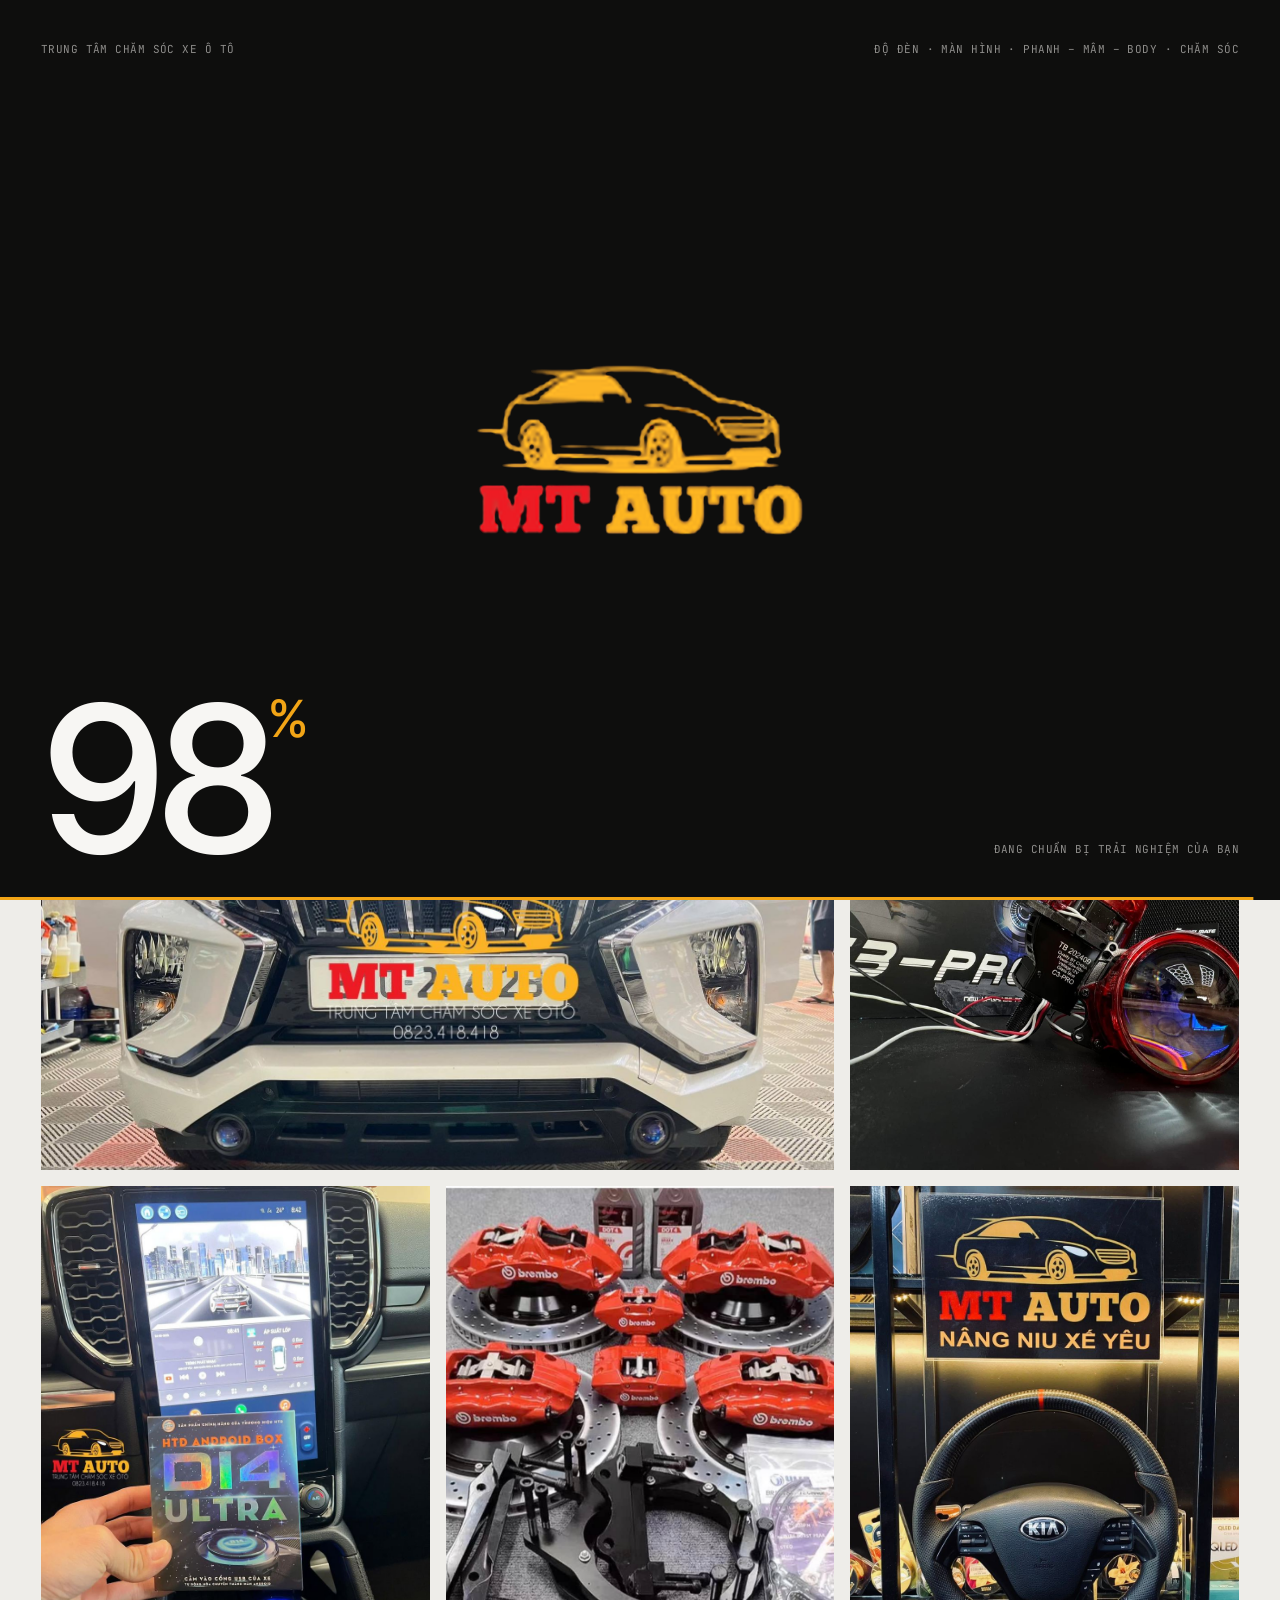
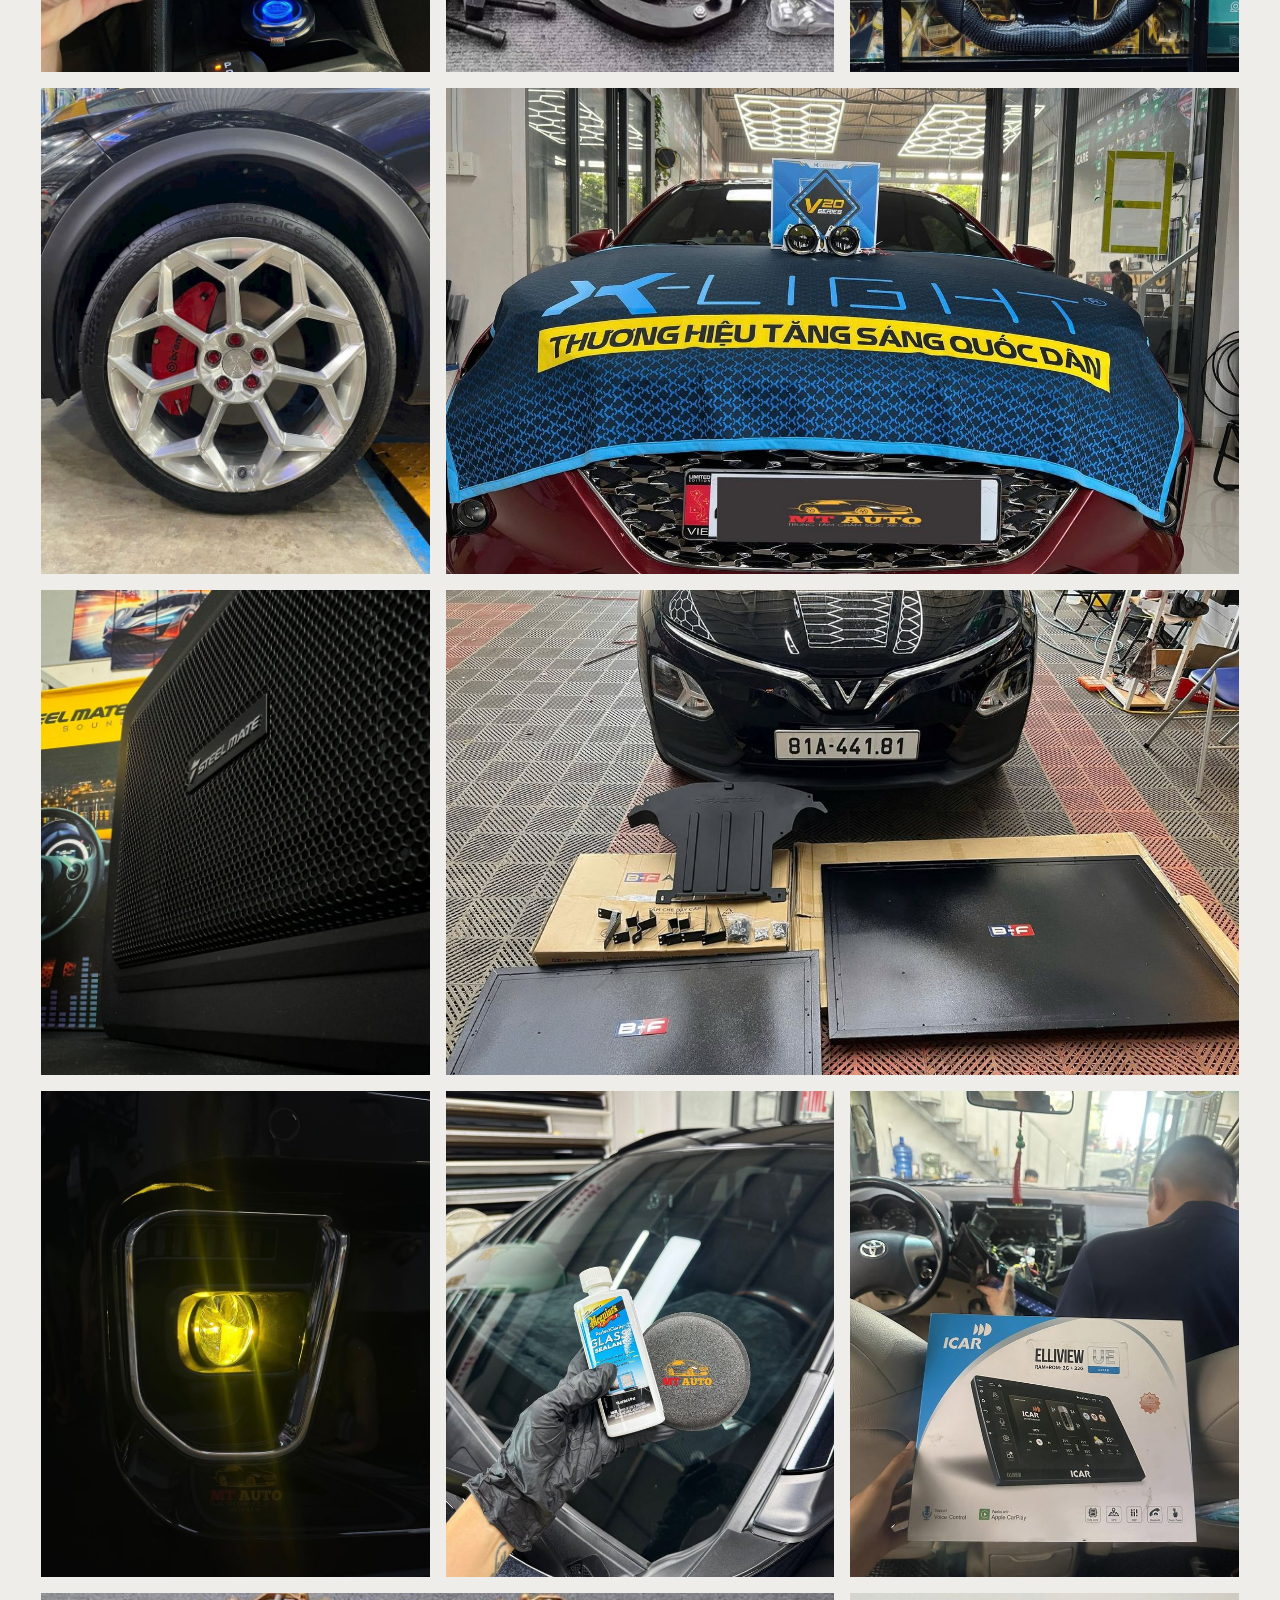
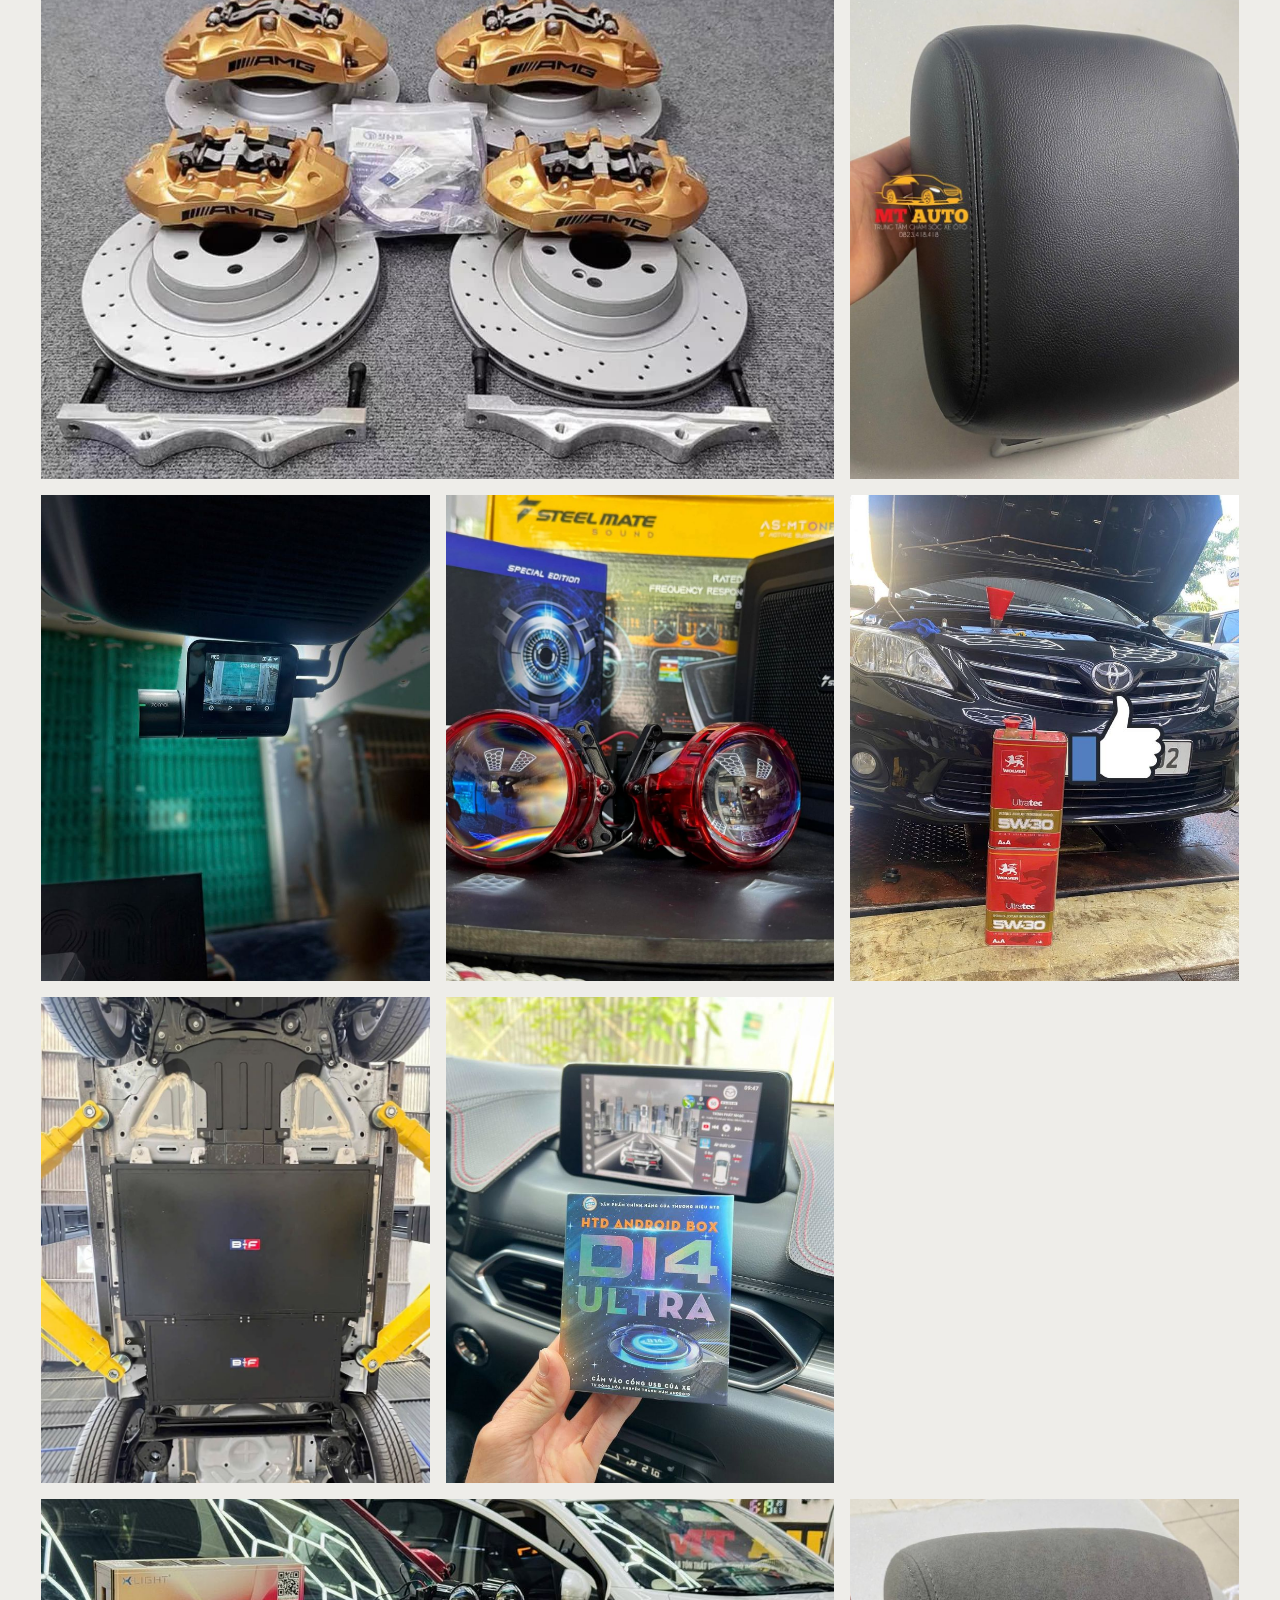
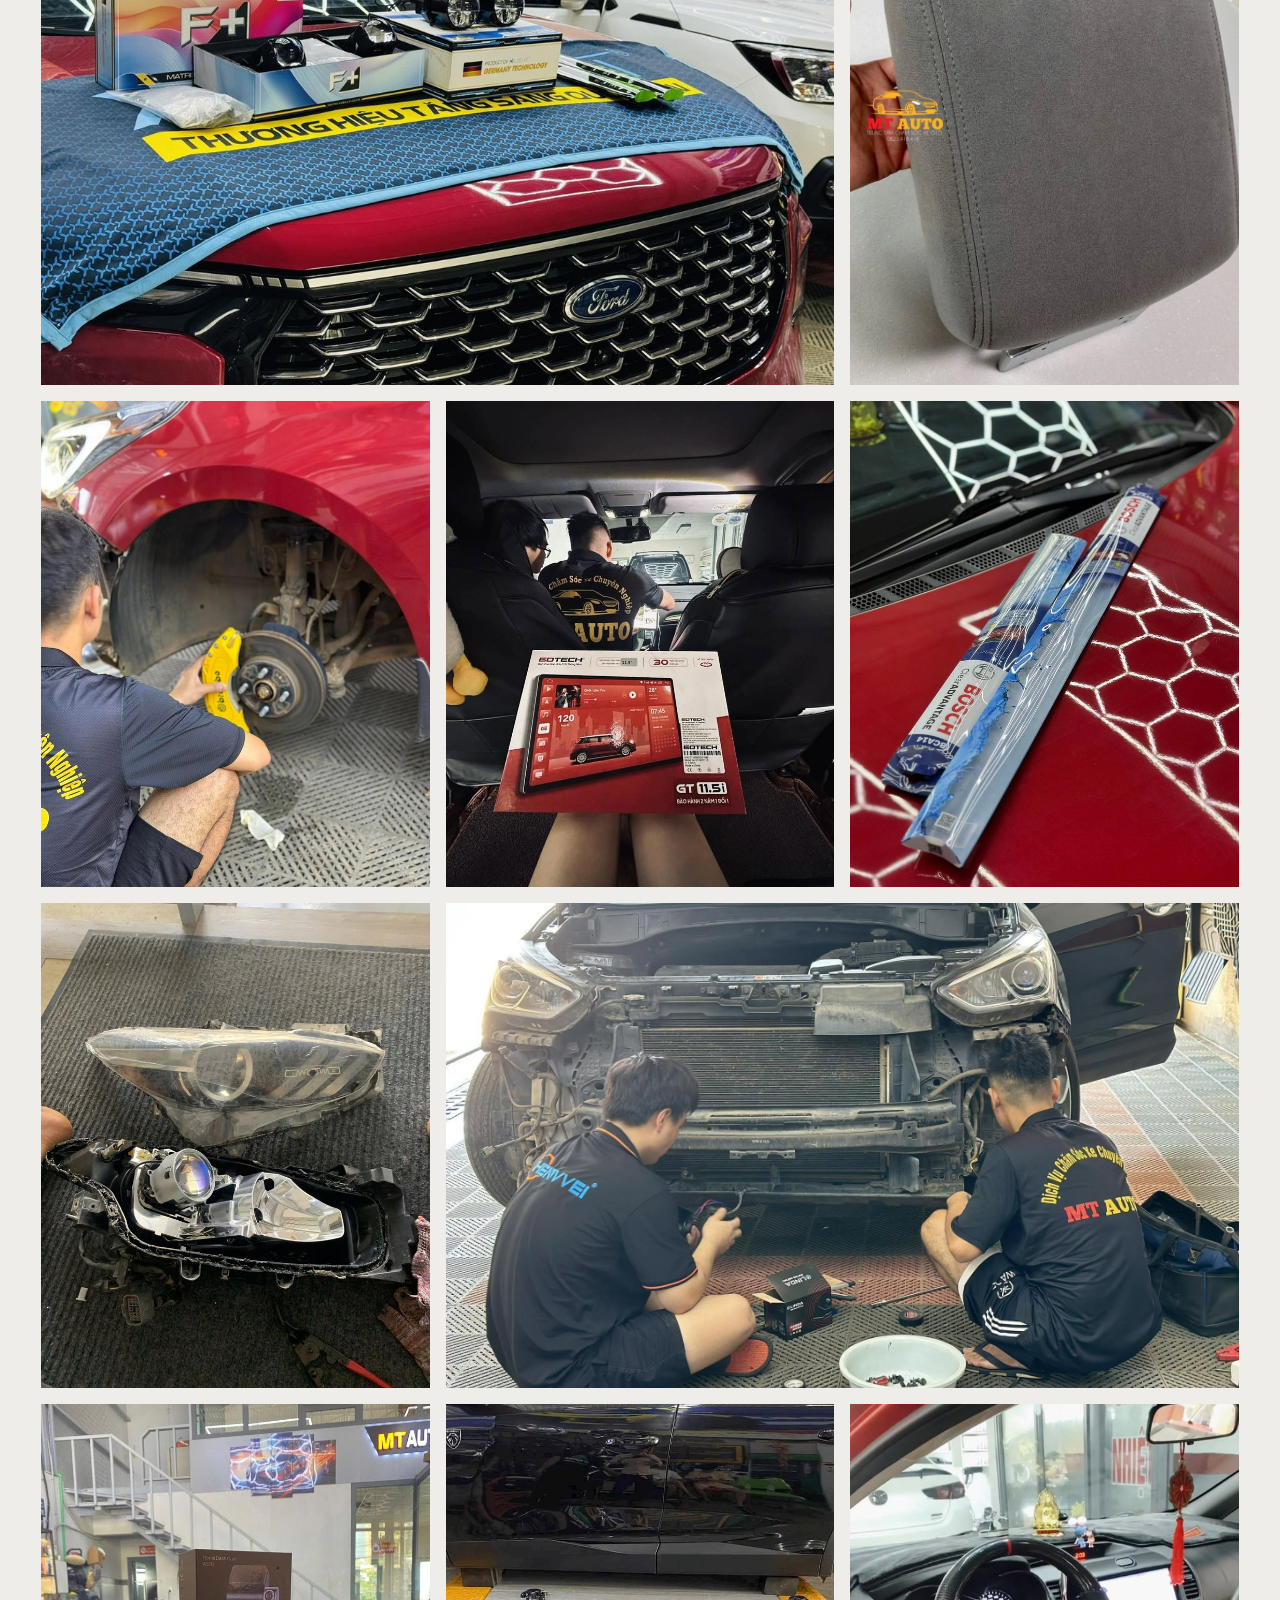
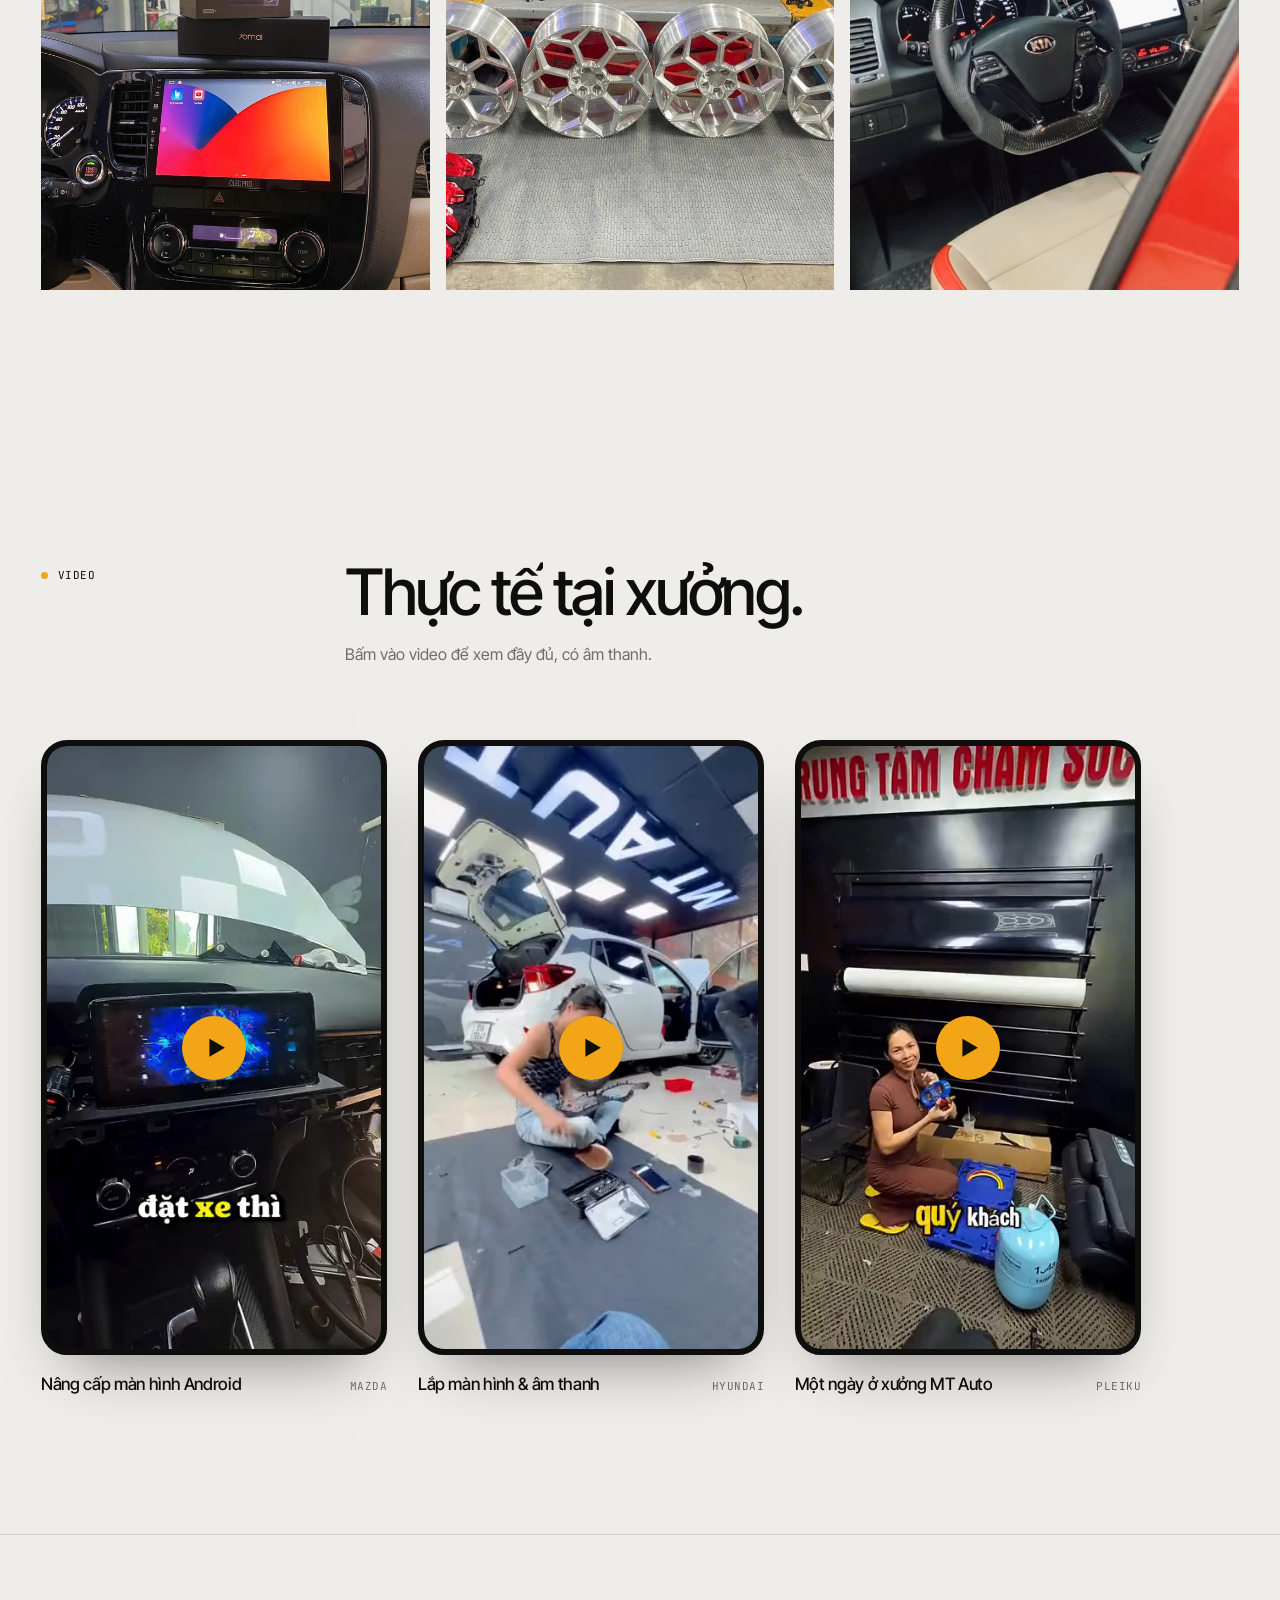
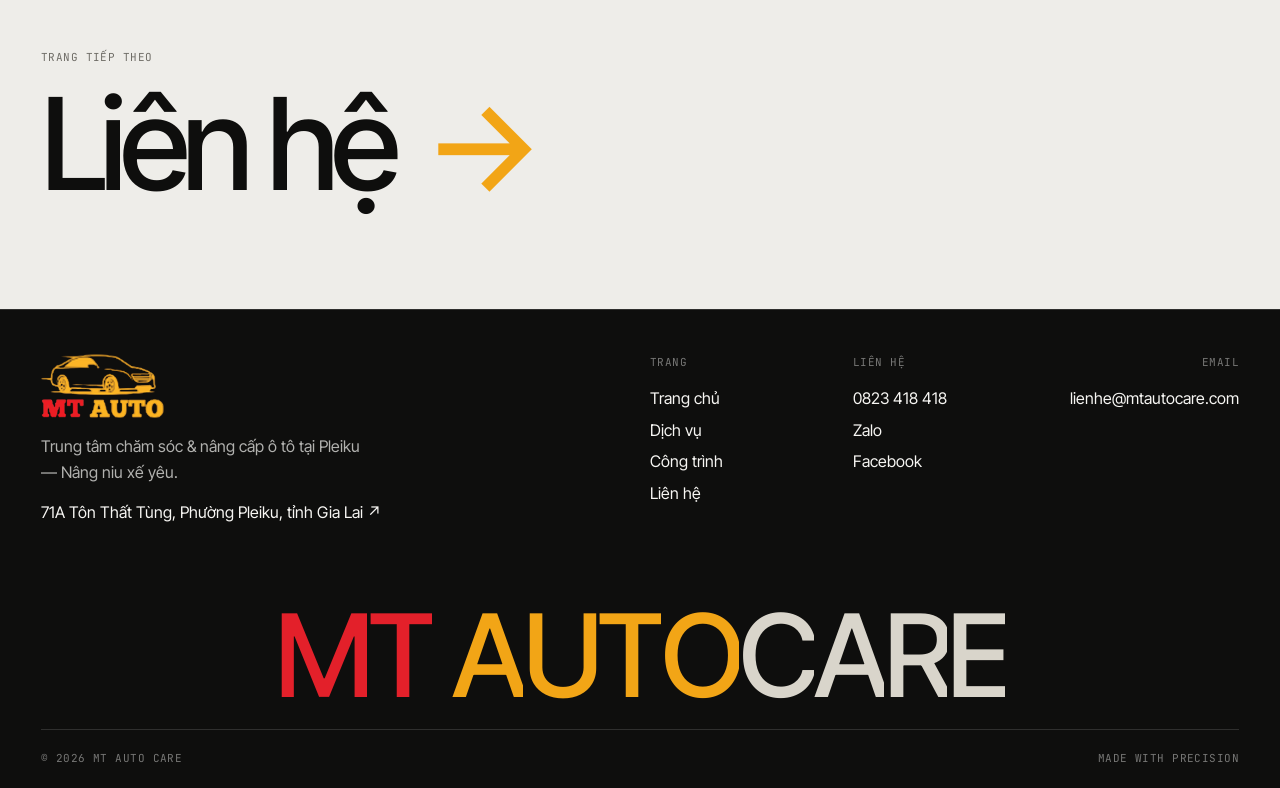
<file: cong-trinh.html>
<!doctype html>
<html lang="vi">
<head>
<meta charset="utf-8">
<meta name="viewport" content="width=device-width,initial-scale=1">
<meta name="theme-color" content="#0e0e0d">
<title>Công trình — MT Auto Pleiku</title>
<meta name="description" content="Hình ảnh và video thực tế các công trình độ đèn, màn hình, phanh, mâm, body kit và chăm sóc xe tại MT Auto Pleiku.">
<link rel="canonical" href="https://mtautocare.com/cong-trinh.html">
<meta property="og:type" content="website">
<meta property="og:site_name" content="MT Auto Care">
<meta property="og:locale" content="vi_VN">
<meta property="og:url" content="https://mtautocare.com/cong-trinh.html">
<meta property="og:title" content="Công trình — MT Auto Pleiku">
<meta property="og:description" content="Hình ảnh và video thực tế các công trình độ đèn, màn hình, phanh, mâm, body kit và chăm sóc xe tại MT Auto Pleiku.">
<meta property="og:image" content="https://mtautocare.com/assets/og.jpg">
<meta property="og:image:width" content="1200">
<meta property="og:image:height" content="630">
<meta property="og:image:alt" content="MT Auto Care — Chăm chút từng chi tiết">
<meta name="twitter:card" content="summary_large_image">
<meta name="twitter:image" content="https://mtautocare.com/assets/og.jpg">
<link rel="icon" href="assets/logo.png">
<link rel="preconnect" href="https://fonts.googleapis.com">
<link rel="preconnect" href="https://fonts.gstatic.com" crossorigin>
<link href="https://fonts.googleapis.com/css2?family=Inter+Tight:wght@300;400;500;600;700&family=JetBrains+Mono:wght@400;500&display=swap&subset=vietnamese" rel="stylesheet">
<script>document.documentElement.classList.add('js');try{if(sessionStorage.getItem('mt-pt')==='1')document.documentElement.classList.add('pt-arrive')}catch(e){}</script>
<link rel="stylesheet" href="assets/css/style.css?v=f3a65b27">
<script type="application/ld+json">{"@context":"https://schema.org","@type":"AutoRepair","name":"MT Auto Care","image":"https://mtautocare.com/assets/og.jpg","url":"https://mtautocare.com/","telephone":"+84823418418","email":"lienhe@mtautocare.com","address":{"@type":"PostalAddress","streetAddress":"71A Tôn Thất Tùng","addressLocality":"Phường Pleiku","addressRegion":"Gia Lai","addressCountry":"VN"},"geo":{"@type":"GeoCoordinates","latitude":13.976097447147358,"longitude":108.02574437143453},"hasMap":"https://maps.app.goo.gl/7KgHm1zZEK48gmLy6","priceRange":"$$","openingHoursSpecification":[{"@type":"OpeningHoursSpecification","dayOfWeek":["Monday","Tuesday","Wednesday","Thursday","Friday","Saturday","Sunday"],"opens":"07:15","closes":"18:00"}],"areaServed":"Gia Lai","sameAs":["https://www.facebook.com/mt.autochamsocxe","https://maps.app.goo.gl/7KgHm1zZEK48gmLy6"]}</script>
<noscript><style>
.loader,.cursor,.pt{display:none!important}
body.is-loading{overflow:auto!important}
.header-intro,.hero-up,.fab,.totop{opacity:1!important;transform:none!important}
.hero-img img{transform:none!important}
.intro-text .w{color:inherit!important}
.zoom{height:auto!important}.zoom-stick{position:relative!important}.zoom-img{clip-path:none!important}.zoom-words{display:none}.zoom-cap{opacity:1!important;transform:none!important}
.pstep{opacity:1!important}
.foot-mark span{transform:none!important}
</style></noscript>
</head>
<body class="is-loading">

<!-- PAGE TRANSITION -->
<div class="pt" id="pt" aria-hidden="true">
  <div class="pt-layer a"></div>
  <div class="pt-layer b"><span class="brand pt-logo"><img src="assets/logo.png" alt=""><span class="brand-fallback">MT <b>AUTO</b></span></span><span class="pt-label mono">MT Auto Care</span></div>
</div>

<!-- LOADER -->
<div class="loader" id="loader" aria-hidden="true">
  <div class="loader-top mono"><span>Trung tâm chăm sóc xe ô tô</span><span>Độ đèn · Màn hình · Phanh – mâm – body · Chăm sóc</span></div>
  <div class="loader-center"><span class="brand loader-logo"><img src="assets/logo.png" alt=""><span class="brand-fallback">MT <b>AUTO</b></span></span></div>
  <div class="loader-bottom">
    <div class="loader-num"><span><span id="loaderNum">0</span><sup>%</sup></span></div>
    <p class="mono loader-note">Đang chuẩn bị trải nghiệm của bạn</p>
  </div>
  <div class="loader-line" id="loaderLine"></div>
</div>

<div class="progress" id="progress" aria-hidden="true"></div>
<div class="cursor" id="cursor" aria-hidden="true"><div class="cursor-dot"><span>Xem</span></div></div>

<div class="fab" aria-label="Liên hệ nhanh">
  <a class="fb" href="https://www.facebook.com/mt.autochamsocxe" target="_blank" rel="noopener" aria-label="Trang Facebook MT Auto"><svg viewBox="0 0 24 24" fill="currentColor" aria-hidden="true"><path d="M13.5 21v-7.5h2.5l.4-3h-2.9V8.6c0-.87.25-1.46 1.5-1.46h1.6V4.46A21 21 0 0 0 14.3 4.3c-2.3 0-3.8 1.4-3.8 3.95v2.25H8v3h2.5V21z"/></svg><span class="tip">Facebook MT Auto</span></a>
  <a class="msg" href="https://m.me/mt.autochamsocxe" target="_blank" rel="noopener" aria-label="Nhắn Messenger"><svg viewBox="0 0 24 24" fill="currentColor" aria-hidden="true"><path d="M12 2C6.36 2 2 6.13 2 11.7c0 2.91 1.19 5.44 3.14 7.17.16.14.26.35.27.57l.05 1.78a.8.8 0 0 0 1.12.71l1.98-.87a.8.8 0 0 1 .53-.04c.91.25 1.88.38 2.91.38 5.64 0 10-4.13 10-9.7S17.64 2 12 2zm6 7.46-2.94 4.66a1.5 1.5 0 0 1-2.17.4l-2.34-1.75a.6.6 0 0 0-.72 0l-3.16 2.4c-.42.32-.97-.18-.69-.63l2.94-4.66a1.5 1.5 0 0 1 2.17-.4l2.34 1.75a.6.6 0 0 0 .72 0l3.16-2.4c.42-.32.97.18.69.63z"/></svg><span class="tip">Nhắn Messenger</span></a>
  <a class="zalo" href="https://zalo.me/0823418418" target="_blank" rel="noopener" aria-label="Chat Zalo">Zalo<span class="tip">Chat Zalo</span></a>
  <a class="call" href="tel:0823418418" aria-label="Gọi 0823 418 418"><svg viewBox="0 0 24 24" fill="currentColor" aria-hidden="true"><path d="M6.6 10.8a15.1 15.1 0 0 0 6.6 6.6l2.2-2.2a1 1 0 0 1 1-.25 11.4 11.4 0 0 0 3.6.57 1 1 0 0 1 1 1V20a1 1 0 0 1-1 1A17 17 0 0 1 3 4a1 1 0 0 1 1-1h3.5a1 1 0 0 1 1 1c0 1.25.2 2.45.57 3.57a1 1 0 0 1-.25 1z"/></svg><span class="tip">Gọi 0823 418 418</span></a>
</div>
<button class="totop" id="totop" aria-label="Về đầu trang"><svg viewBox="0 0 58 58" aria-hidden="true"><circle id="totopRing" cx="29" cy="29" r="27"/></svg><span>↑</span></button>

<!-- HEADER -->
<header class="header" id="header">
  <div class="nav header-intro">
    <a href="index.html" class="brand" aria-label="MT Auto Care — Trang chủ"><img src="assets/logo.png" alt="MT Auto"><span class="brand-fallback">MT <b>AUTO</b></span></a>
    <nav class="nav-links" aria-label="Điều hướng chính"><a href="index.html"><span data-t="Trang chủ">Trang chủ</span></a><a href="dich-vu.html"><span data-t="Dịch vụ">Dịch vụ</span></a><a href="cong-trinh.html" aria-current="page"><span data-t="Công trình">Công trình</span></a><a href="lien-he.html"><span data-t="Liên hệ">Liên hệ</span></a></nav>
    <div class="nav-right">
      <span class="nav-clock" id="clock"></span>
      <a href="lien-he.html#booking" class="nav-book">Đặt lịch</a>
      <button class="menu-btn" id="menuBtn" aria-expanded="false" aria-controls="menu">Menu</button>
    </div>
  </div>
</header>
<div class="menu" id="menu">
  <nav aria-label="Menu di động"><a href="index.html" style="--i:0"><span>Trang chủ</span></a><a href="dich-vu.html" style="--i:1"><span>Dịch vụ</span></a><a href="cong-trinh.html" style="--i:2" aria-current="page"><span>Công trình</span></a><a href="lien-he.html" style="--i:3"><span>Liên hệ</span></a></nav>
  <div class="menu-foot mono"><a href="tel:0823418418">0823 418 418</a><a href="https://maps.app.goo.gl/7KgHm1zZEK48gmLy6" target="_blank" rel="noopener">71A Tôn Thất Tùng, Pleiku</a></div>
</div>

<main id="top">

<section class="phero">
  <div class="phero-top">
    <div class="crumbs mono hero-up" style="--d:.1s"><a href="index.html">Trang chủ</a><span>/</span><span>Công trình</span></div>
    <p class="muted hero-up" style="--d:.5s">Hình ảnh và video thật từ xưởng MT Auto — những chiếc xe đã được nâng cấp và chăm sóc tại 71A Tôn Thất Tùng, Pleiku.</p>
  </div>
  <span class="label hero-up" style="--d:.2s">Công trình — Works</span>
  <h1 data-split-now style="margin-top:22px">Công trình <span class="accent">thực tế.</span></h1>
  
</section>

<section class="sec wrap" style="padding-top:clamp(60px,10vh,110px)">
  <div class="filters" role="group" aria-label="Lọc theo dịch vụ">
    <button class="on" data-filter="all">Tất cả</button>
    <button data-filter="do-den">Độ đèn</button>
    <button data-filter="man-hinh">Màn hình & âm thanh</button>
    <button data-filter="phanh-mam">Phanh, mâm, gầm & body</button>
    <button data-filter="cham-soc">Chăm sóc & nội thất</button>
  </div>
  <div class="works">
    <figure class="work wide" data-cat="do-den" data-title="Độ bi X-Light V12 — Xpander" tabindex="0" data-cursor="view" data-fade style="--d:0.00s"><img loading="lazy" src="assets/img/shop-xpander.jpg" alt="Độ bi X-Light V12 — Xpander"><figcaption><b>Độ bi X-Light V12 — Xpander</b><span class="mono">Độ đèn</span></figcaption></figure>
    <figure class="work " data-cat="do-den" data-title="Bi LED Steelmate C3-Pro" tabindex="0" data-cursor="view" data-fade style="--d:0.08s"><img loading="lazy" src="assets/img/den-c3pro.jpg" alt="Bi LED Steelmate C3-Pro"><figcaption><b>Bi LED Steelmate C3-Pro</b><span class="mono">Độ đèn</span></figcaption></figure>
    <figure class="work " data-cat="man-hinh" data-title="Android box D14 Ultra — Ford" tabindex="0" data-cursor="view" data-fade style="--d:0.16s"><img loading="lazy" src="assets/img/man-d14.jpg" alt="Android box D14 Ultra — Ford"><figcaption><b>Android box D14 Ultra — Ford</b><span class="mono">Màn hình & âm thanh</span></figcaption></figure>
    <figure class="work " data-cat="phanh-mam" data-title="Bộ phanh Brembo" tabindex="0" data-cursor="view" data-fade style="--d:0.00s"><img loading="lazy" src="assets/img/phanh-brembo.jpg" alt="Bộ phanh Brembo"><figcaption><b>Bộ phanh Brembo</b><span class="mono">Phanh, mâm, gầm & body</span></figcaption></figure>
    <figure class="work " data-cat="cham-soc" data-title="Vô lăng carbon — Kia" tabindex="0" data-cursor="view" data-fade style="--d:0.08s"><img loading="lazy" src="assets/img/vo-lang-carbon.jpg" alt="Vô lăng carbon — Kia"><figcaption><b>Vô lăng carbon — Kia</b><span class="mono">Chăm sóc & nội thất</span></figcaption></figure>
    <figure class="work " data-cat="phanh-mam" data-title="Mâm thể thao & heo Brembo" tabindex="0" data-cursor="view" data-fade style="--d:0.16s"><img loading="lazy" src="assets/img/mam-do.jpg" alt="Mâm thể thao & heo Brembo"><figcaption><b>Mâm thể thao &amp; heo Brembo</b><span class="mono">Phanh, mâm, gầm & body</span></figcaption></figure>
    <figure class="work wide" data-cat="do-den" data-title="Độ bi X-Light V20" tabindex="0" data-cursor="view" data-fade style="--d:0.00s"><img loading="lazy" src="assets/img/xlight-cover.jpg" alt="Độ bi X-Light V20"><figcaption><b>Độ bi X-Light V20</b><span class="mono">Độ đèn</span></figcaption></figure>
    <figure class="work " data-cat="man-hinh" data-title="Loa sub Steelmate" tabindex="0" data-cursor="view" data-fade style="--d:0.08s"><img loading="lazy" src="assets/img/loa-steelmate.jpg" alt="Loa sub Steelmate"><figcaption><b>Loa sub Steelmate</b><span class="mono">Màn hình & âm thanh</span></figcaption></figure>
    <figure class="work wide" data-cat="phanh-mam" data-title="Ốp gầm B-F — VinFast" tabindex="0" data-cursor="view" data-fade style="--d:0.16s"><img loading="lazy" src="assets/img/gam-vinfast.jpg" alt="Ốp gầm B-F — VinFast"><figcaption><b>Ốp gầm B-F — VinFast</b><span class="mono">Phanh, mâm, gầm & body</span></figcaption></figure>
    <figure class="work " data-cat="do-den" data-title="Đèn gầm sau khi lắp" tabindex="0" data-cursor="view" data-fade style="--d:0.00s"><img loading="lazy" src="assets/img/den-gam.jpg" alt="Đèn gầm sau khi lắp"><figcaption><b>Đèn gầm sau khi lắp</b><span class="mono">Độ đèn</span></figcaption></figure>
    <figure class="work " data-cat="cham-soc" data-title="Phủ kính Meguiar’s" tabindex="0" data-cursor="view" data-fade style="--d:0.08s"><img loading="lazy" src="assets/img/cs-phu-kinh.jpg" alt="Phủ kính Meguiar’s"><figcaption><b>Phủ kính Meguiar’s</b><span class="mono">Chăm sóc & nội thất</span></figcaption></figure>
    <figure class="work " data-cat="man-hinh" data-title="Màn hình iCar Elliview — Toyota" tabindex="0" data-cursor="view" data-fade style="--d:0.16s"><img loading="lazy" src="assets/img/man-icar.jpg" alt="Màn hình iCar Elliview — Toyota"><figcaption><b>Màn hình iCar Elliview — Toyota</b><span class="mono">Màn hình & âm thanh</span></figcaption></figure>
    <figure class="work wide" data-cat="phanh-mam" data-title="Heo phanh AMG" tabindex="0" data-cursor="view" data-fade style="--d:0.00s"><img loading="lazy" src="assets/img/phanh-amg.jpg" alt="Heo phanh AMG"><figcaption><b>Heo phanh AMG</b><span class="mono">Phanh, mâm, gầm & body</span></figcaption></figure>
    <figure class="work " data-cat="cham-soc" data-title="Bọc da bệ tì tay" tabindex="0" data-cursor="view" data-fade style="--d:0.08s"><img loading="lazy" src="assets/img/noi-that-da.jpg" alt="Bọc da bệ tì tay"><figcaption><b>Bọc da bệ tì tay</b><span class="mono">Chăm sóc & nội thất</span></figcaption></figure>
    <figure class="work " data-cat="man-hinh" data-title="Camera hành trình 70mai A200" tabindex="0" data-cursor="view" data-fade style="--d:0.16s"><img loading="lazy" src="assets/img/cam-70mai.jpg" alt="Camera hành trình 70mai A200"><figcaption><b>Camera hành trình 70mai A200</b><span class="mono">Màn hình & âm thanh</span></figcaption></figure>
    <figure class="work " data-cat="do-den" data-title="Cặp bi Steelmate" tabindex="0" data-cursor="view" data-fade style="--d:0.00s"><img loading="lazy" src="assets/img/den-steelmate.jpg" alt="Cặp bi Steelmate"><figcaption><b>Cặp bi Steelmate</b><span class="mono">Độ đèn</span></figcaption></figure>
    <figure class="work " data-cat="cham-soc" data-title="Thay dầu nhớt — Toyota" tabindex="0" data-cursor="view" data-fade style="--d:0.08s"><img loading="lazy" src="assets/img/cs-nhot.jpg" alt="Thay dầu nhớt — Toyota"><figcaption><b>Thay dầu nhớt — Toyota</b><span class="mono">Chăm sóc & nội thất</span></figcaption></figure>
    <figure class="work " data-cat="phanh-mam" data-title="Ốp gầm B-F" tabindex="0" data-cursor="view" data-fade style="--d:0.16s"><img loading="lazy" src="assets/img/gam-bf.jpg" alt="Ốp gầm B-F"><figcaption><b>Ốp gầm B-F</b><span class="mono">Phanh, mâm, gầm & body</span></figcaption></figure>
    <figure class="work " data-cat="man-hinh" data-title="D14 Ultra — Mazda" tabindex="0" data-cursor="view" data-fade style="--d:0.00s"><img loading="lazy" src="assets/img/man-d14-mazda.jpg" alt="D14 Ultra — Mazda"><figcaption><b>D14 Ultra — Mazda</b><span class="mono">Màn hình & âm thanh</span></figcaption></figure>
    <figure class="work wide" data-cat="do-den" data-title="Độ bi X-Light — Ford" tabindex="0" data-cursor="view" data-fade style="--d:0.08s"><img loading="lazy" src="assets/img/den-xlight-ford.jpg" alt="Độ bi X-Light — Ford"><figcaption><b>Độ bi X-Light — Ford</b><span class="mono">Độ đèn</span></figcaption></figure>
    <figure class="work " data-cat="cham-soc" data-title="Bọc nỉ bệ tì tay" tabindex="0" data-cursor="view" data-fade style="--d:0.16s"><img loading="lazy" src="assets/img/noi-that-ni.jpg" alt="Bọc nỉ bệ tì tay"><figcaption><b>Bọc nỉ bệ tì tay</b><span class="mono">Chăm sóc & nội thất</span></figcaption></figure>
    <figure class="work " data-cat="phanh-mam" data-title="Lắp heo phanh" tabindex="0" data-cursor="view" data-fade style="--d:0.00s"><img loading="lazy" src="assets/img/phanh-lap.jpg" alt="Lắp heo phanh"><figcaption><b>Lắp heo phanh</b><span class="mono">Phanh, mâm, gầm & body</span></figcaption></figure>
    <figure class="work " data-cat="man-hinh" data-title="Màn hình Gotech" tabindex="0" data-cursor="view" data-fade style="--d:0.08s"><img loading="lazy" src="assets/img/man-gotech.jpg" alt="Màn hình Gotech"><figcaption><b>Màn hình Gotech</b><span class="mono">Màn hình & âm thanh</span></figcaption></figure>
    <figure class="work " data-cat="cham-soc" data-title="Gạt mưa Bosch" tabindex="0" data-cursor="view" data-fade style="--d:0.16s"><img loading="lazy" src="assets/img/cs-bosch.jpg" alt="Gạt mưa Bosch"><figcaption><b>Gạt mưa Bosch</b><span class="mono">Chăm sóc & nội thất</span></figcaption></figure>
    <figure class="work " data-cat="do-den" data-title="Tháo đèn, chuẩn bị độ bi" tabindex="0" data-cursor="view" data-fade style="--d:0.00s"><img loading="lazy" src="assets/img/den-thao.jpg" alt="Tháo đèn, chuẩn bị độ bi"><figcaption><b>Tháo đèn, chuẩn bị độ bi</b><span class="mono">Độ đèn</span></figcaption></figure>
    <figure class="work wide" data-cat="cham-soc" data-title="Đội thợ MT Auto" tabindex="0" data-cursor="view" data-fade style="--d:0.08s"><img loading="lazy" src="assets/img/team-work.jpg" alt="Đội thợ MT Auto"><figcaption><b>Đội thợ MT Auto</b><span class="mono">Chăm sóc & nội thất</span></figcaption></figure>
    <figure class="work " data-cat="man-hinh" data-title="Màn hình Android" tabindex="0" data-cursor="view" data-fade style="--d:0.16s"><img loading="lazy" src="assets/img/man-zestech.jpg" alt="Màn hình Android"><figcaption><b>Màn hình Android</b><span class="mono">Màn hình & âm thanh</span></figcaption></figure>
    <figure class="work " data-cat="phanh-mam" data-title="Mâm, heo phanh & ốc Rays" tabindex="0" data-cursor="view" data-fade style="--d:0.00s"><img loading="lazy" src="assets/img/mam-brembo-set.jpg" alt="Mâm, heo phanh & ốc Rays"><figcaption><b>Mâm, heo phanh &amp; ốc Rays</b><span class="mono">Phanh, mâm, gầm & body</span></figcaption></figure>
    <figure class="work " data-cat="cham-soc" data-title="Khoang lái sau nâng cấp" tabindex="0" data-cursor="view" data-fade style="--d:0.08s"><img loading="lazy" src="assets/img/vo-lang-kia.jpg" alt="Khoang lái sau nâng cấp"><figcaption><b>Khoang lái sau nâng cấp</b><span class="mono">Chăm sóc & nội thất</span></figcaption></figure>
  </div>
</section>

<section class="sec wrap reels-sec" id="video">
  <div class="sec-head">
    <span class="label" data-fade>Video</span>
    <div>
      <h2 class="h-l" data-split>Thực tế tại xưởng.</h2>
      <p class="muted" data-fade style="margin-top:18px;max-width:440px">Bấm vào video để xem đầy đủ, có âm thanh.</p>
    </div>
  </div>
  <div class="reels">
    <figure class="reel" data-fade style="--d:0.00s">
      <button class="reel-phone" data-full="assets/video/reel1.mp4" data-cursor="view" data-cursor-label="Xem" aria-label="Xem video: Nâng cấp màn hình Android">
        <video muted loop playsinline preload="none" poster="assets/video/reel1.jpg" data-src="assets/video/reel1-loop.mp4"></video>
        <span class="reel-play" aria-hidden="true">▶</span>
      </button>
      <figcaption><b>Nâng cấp màn hình Android</b><span class="mono">Mazda</span></figcaption>
    </figure>
    <figure class="reel" data-fade style="--d:0.08s">
      <button class="reel-phone" data-full="assets/video/reel2.mp4" data-cursor="view" data-cursor-label="Xem" aria-label="Xem video: Lắp màn hình & âm thanh">
        <video muted loop playsinline preload="none" poster="assets/video/reel2.jpg" data-src="assets/video/reel2-loop.mp4"></video>
        <span class="reel-play" aria-hidden="true">▶</span>
      </button>
      <figcaption><b>Lắp màn hình &amp; âm thanh</b><span class="mono">Hyundai</span></figcaption>
    </figure>
    <figure class="reel" data-fade style="--d:0.16s">
      <button class="reel-phone" data-full="assets/video/reel3.mp4" data-cursor="view" data-cursor-label="Xem" aria-label="Xem video: Một ngày ở xưởng MT Auto">
        <video muted loop playsinline preload="none" poster="assets/video/reel3.jpg" data-src="assets/video/reel3-loop.mp4"></video>
        <span class="reel-play" aria-hidden="true">▶</span>
      </button>
      <figcaption><b>Một ngày ở xưởng MT Auto</b><span class="mono">Pleiku</span></figcaption>
    </figure>
  </div>
</section>

<div class="lb" id="lb" role="dialog" aria-modal="true" aria-label="Xem ảnh">
  <figure><img alt=""><figcaption><span class="cap"></span><span class="num mono"></span></figcaption></figure>
  <button class="x" aria-label="Đóng">✕</button>
  <button class="prev" aria-label="Ảnh trước">←</button>
  <button class="next" aria-label="Ảnh sau">→</button>
</div>
<div class="vp" id="vp" role="dialog" aria-modal="true" aria-label="Xem video">
  <video controls playsinline preload="none"></video>
  <button class="x" aria-label="Đóng">✕</button>
</div>
</main>

<a class="nextp" href="lien-he.html" data-cursor="view" data-cursor-label="Đi">
  <span class="mono">Trang tiếp theo</span>
  <b>Liên hệ <i>→</i></b>
</a>
<footer class="footer wrap">
  <div class="foot-row">
    <div><a href="index.html" class="brand" aria-label="MT Auto Care"><img src="assets/logo.png" alt="MT Auto"><span class="brand-fallback">MT <b>AUTO</b></span></a><p style="max-width:320px;color:rgba(247,246,243,.7)">Trung tâm chăm sóc &amp; nâng cấp ô tô tại Pleiku — Nâng niu xế yêu.</p><p style="margin-top:14px"><a class="ulink" href="https://maps.app.goo.gl/7KgHm1zZEK48gmLy6" target="_blank" rel="noopener">71A Tôn Thất Tùng, Phường Pleiku, tỉnh Gia Lai ↗</a></p></div>
    <div><span class="mono">Trang</span><ul><li><a class="ulink" href="index.html">Trang chủ</a></li><li><a class="ulink" href="dich-vu.html">Dịch vụ</a></li><li><a class="ulink" href="cong-trinh.html">Công trình</a></li><li><a class="ulink" href="lien-he.html">Liên hệ</a></li></ul></div>
    <div><span class="mono">Liên hệ</span><ul><li><a class="ulink" href="tel:0823418418">0823 418 418</a></li><li><a class="ulink" href="https://zalo.me/0823418418" target="_blank" rel="noopener">Zalo</a></li><li><a class="ulink" href="https://www.facebook.com/mt.autochamsocxe" target="_blank" rel="noopener">Facebook</a></li></ul></div>
    <div><span class="mono">Email</span><a class="ulink" href="mailto:lienhe@mtautocare.com" style="word-break:break-all">lienhe@mtautocare.com</a></div>
  </div>
  <div class="foot-mark" id="footMark" aria-label="MT Auto Care">MT AUTOCARE</div>
  <div class="foot-bottom mono"><span>© <span data-year>2026</span> MT Auto Care</span><span>Made with precision</span></div>
</footer>
<script src="assets/js/main.js?v=4349373a"></script>
</body>
</html>
</file>
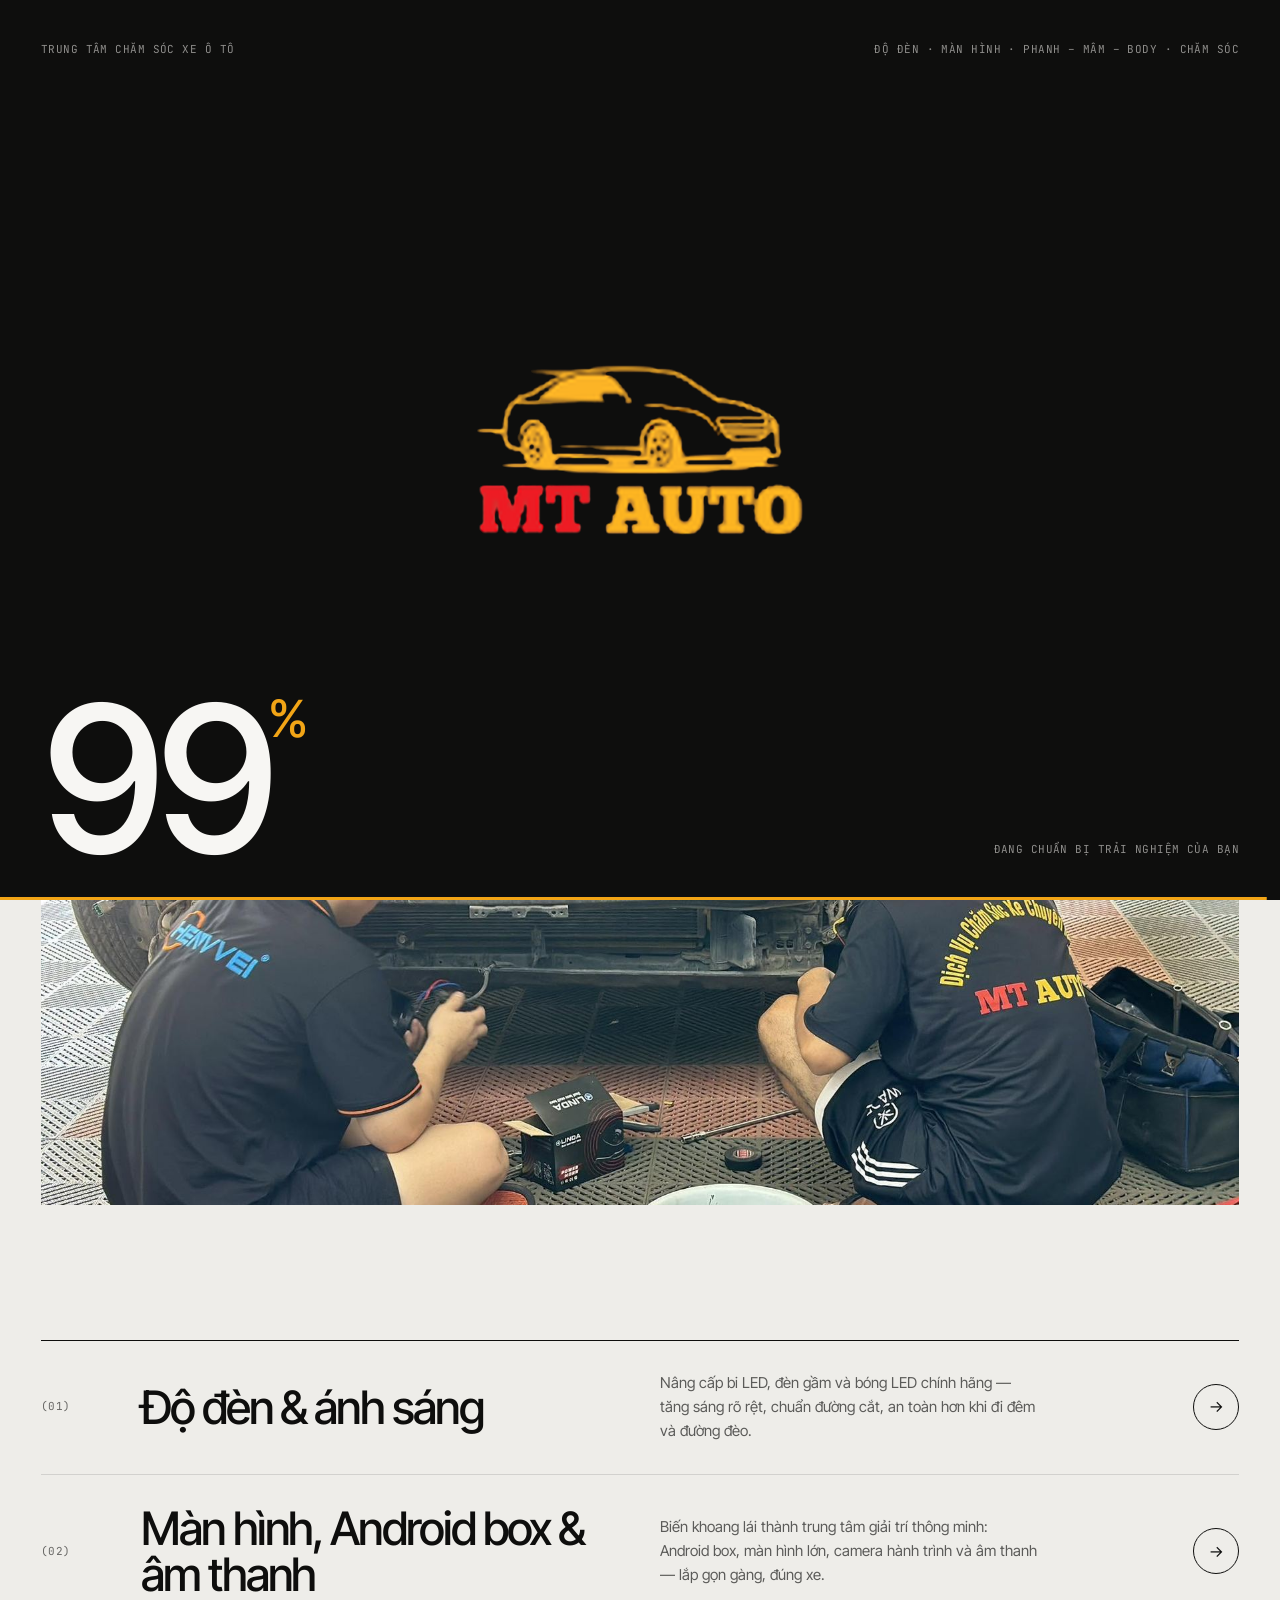
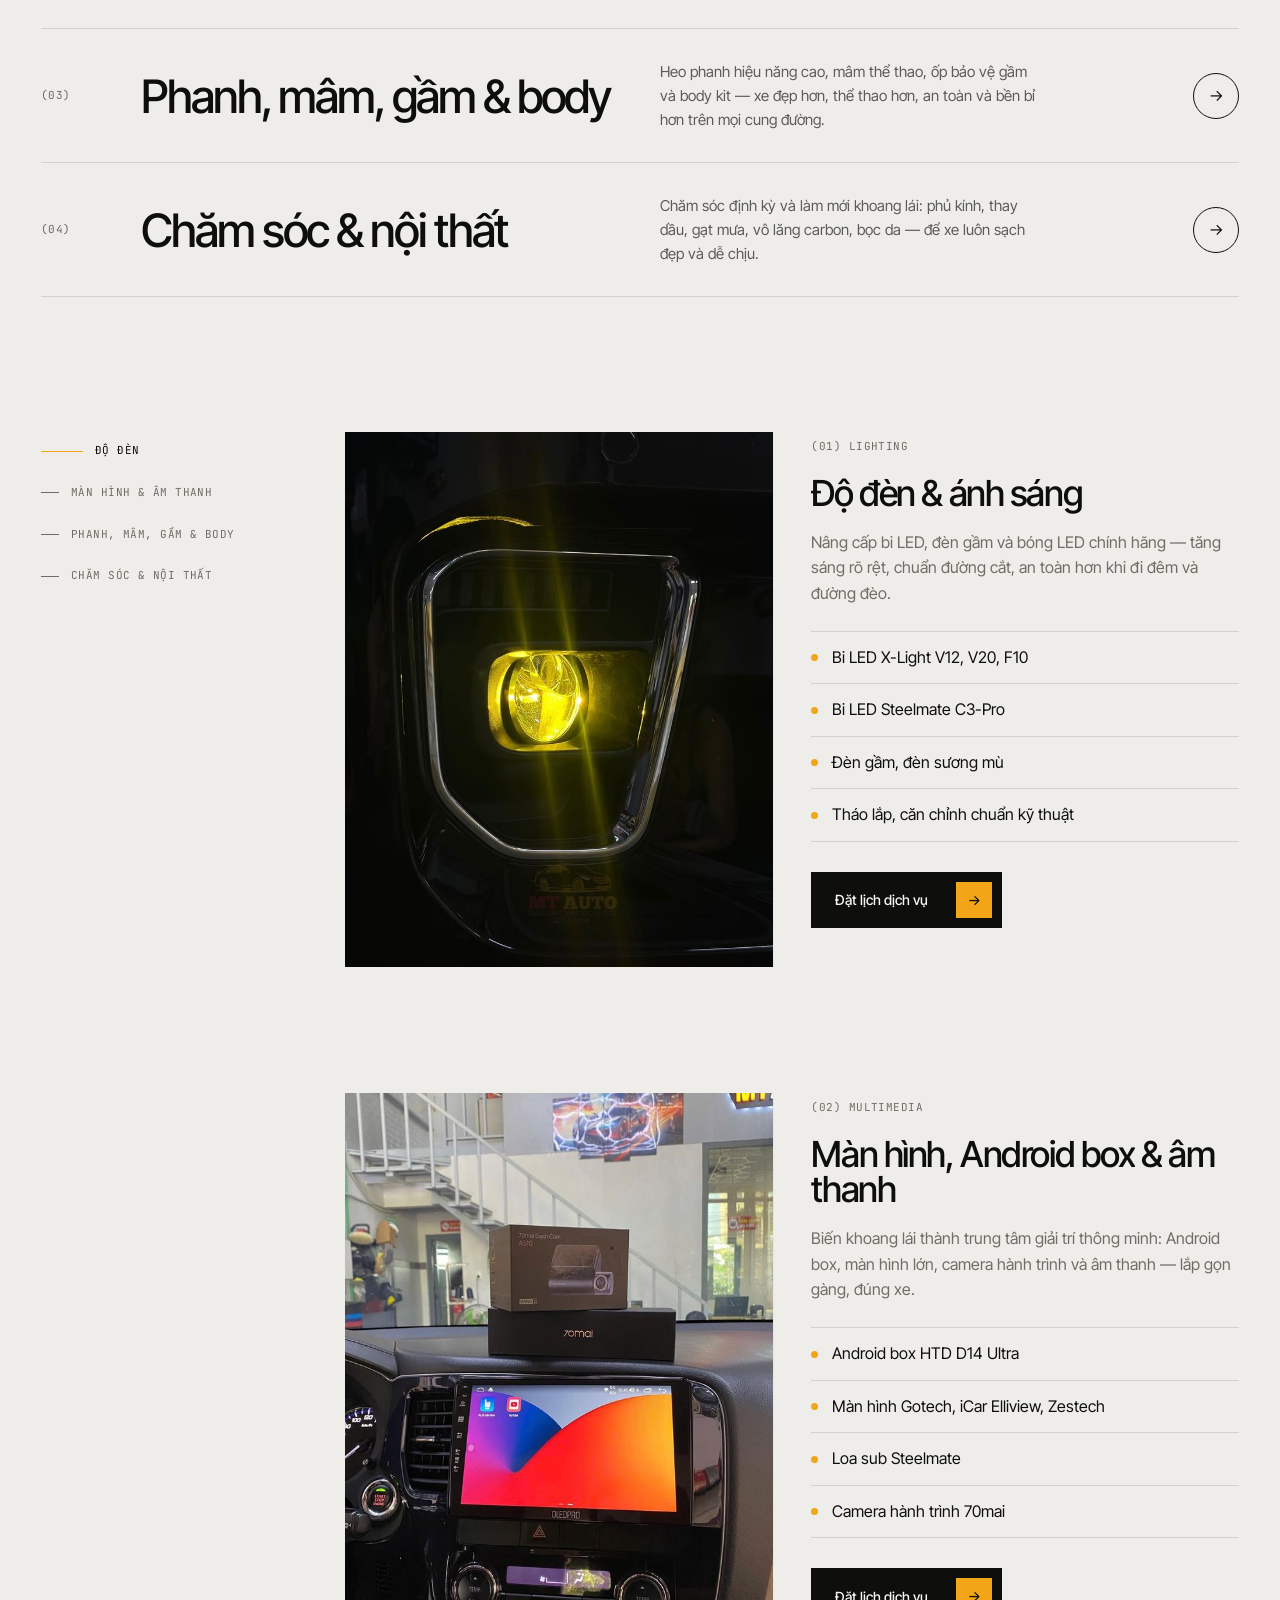
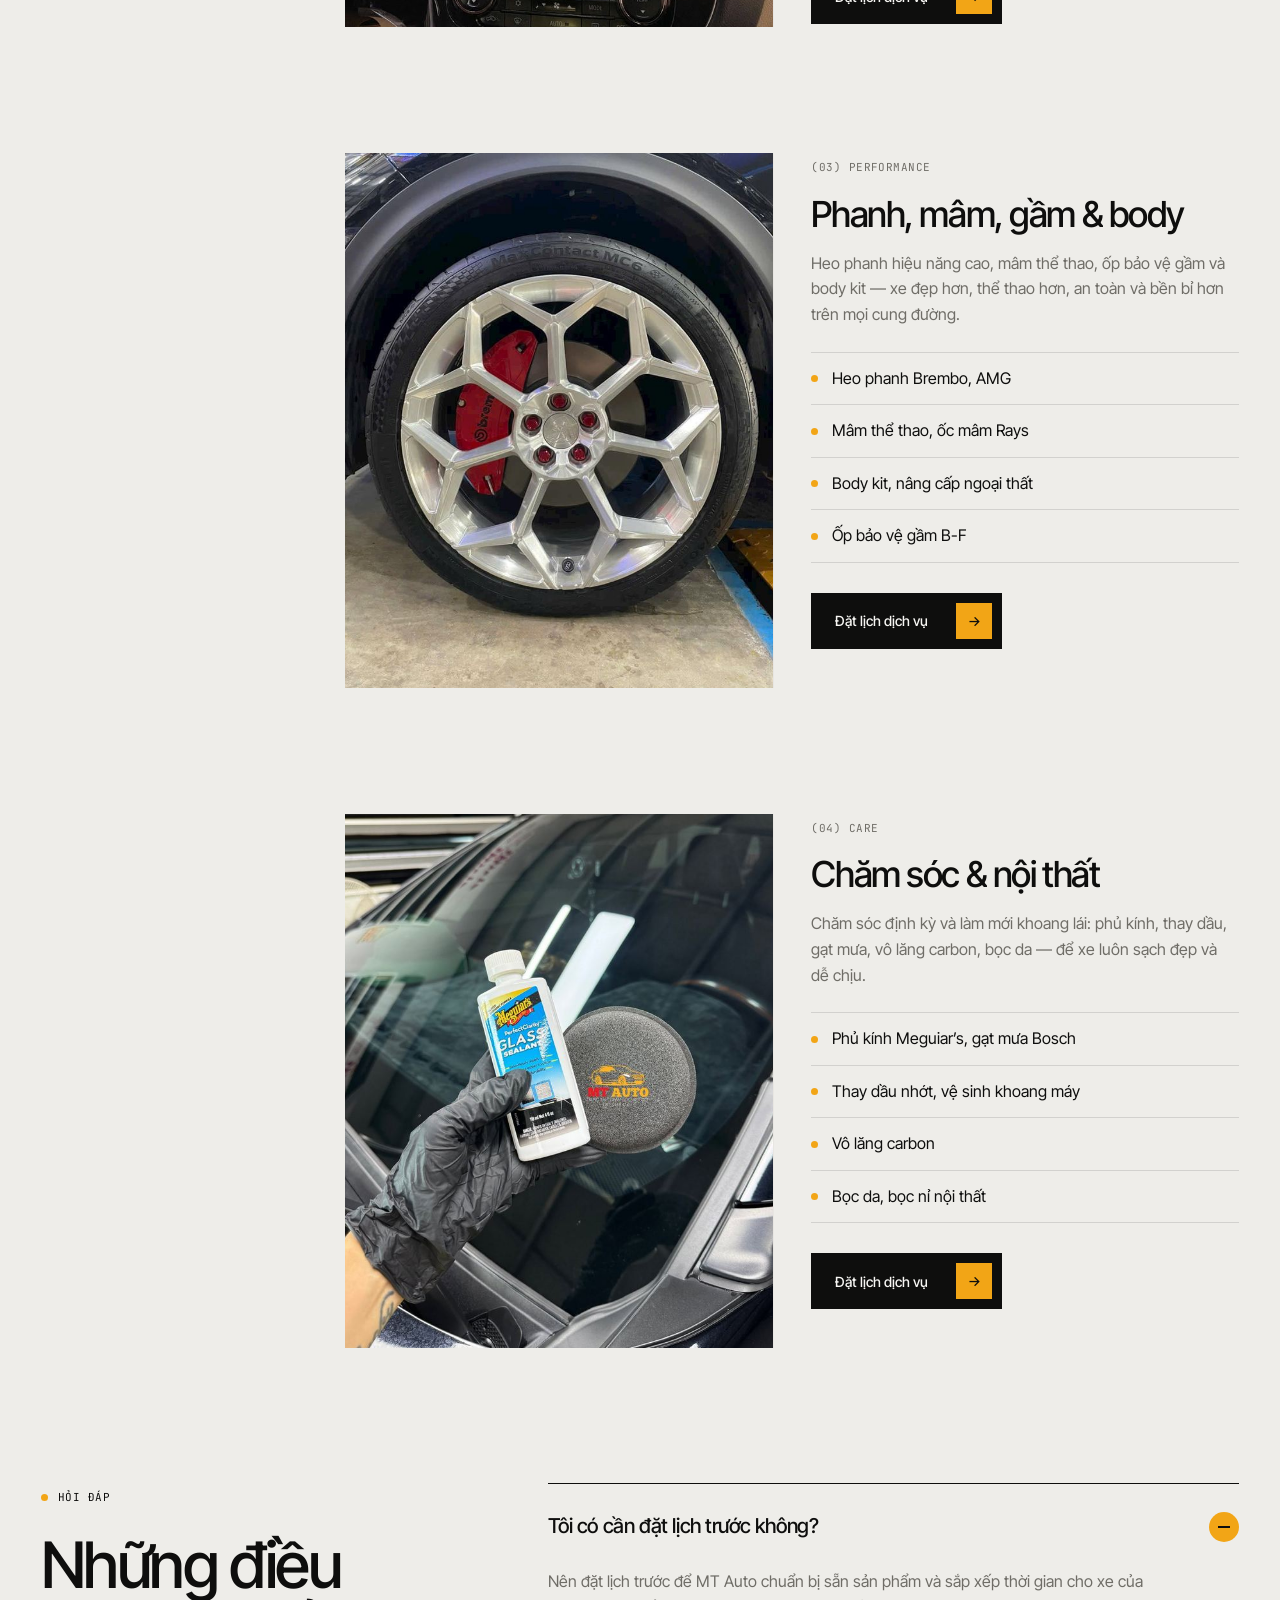
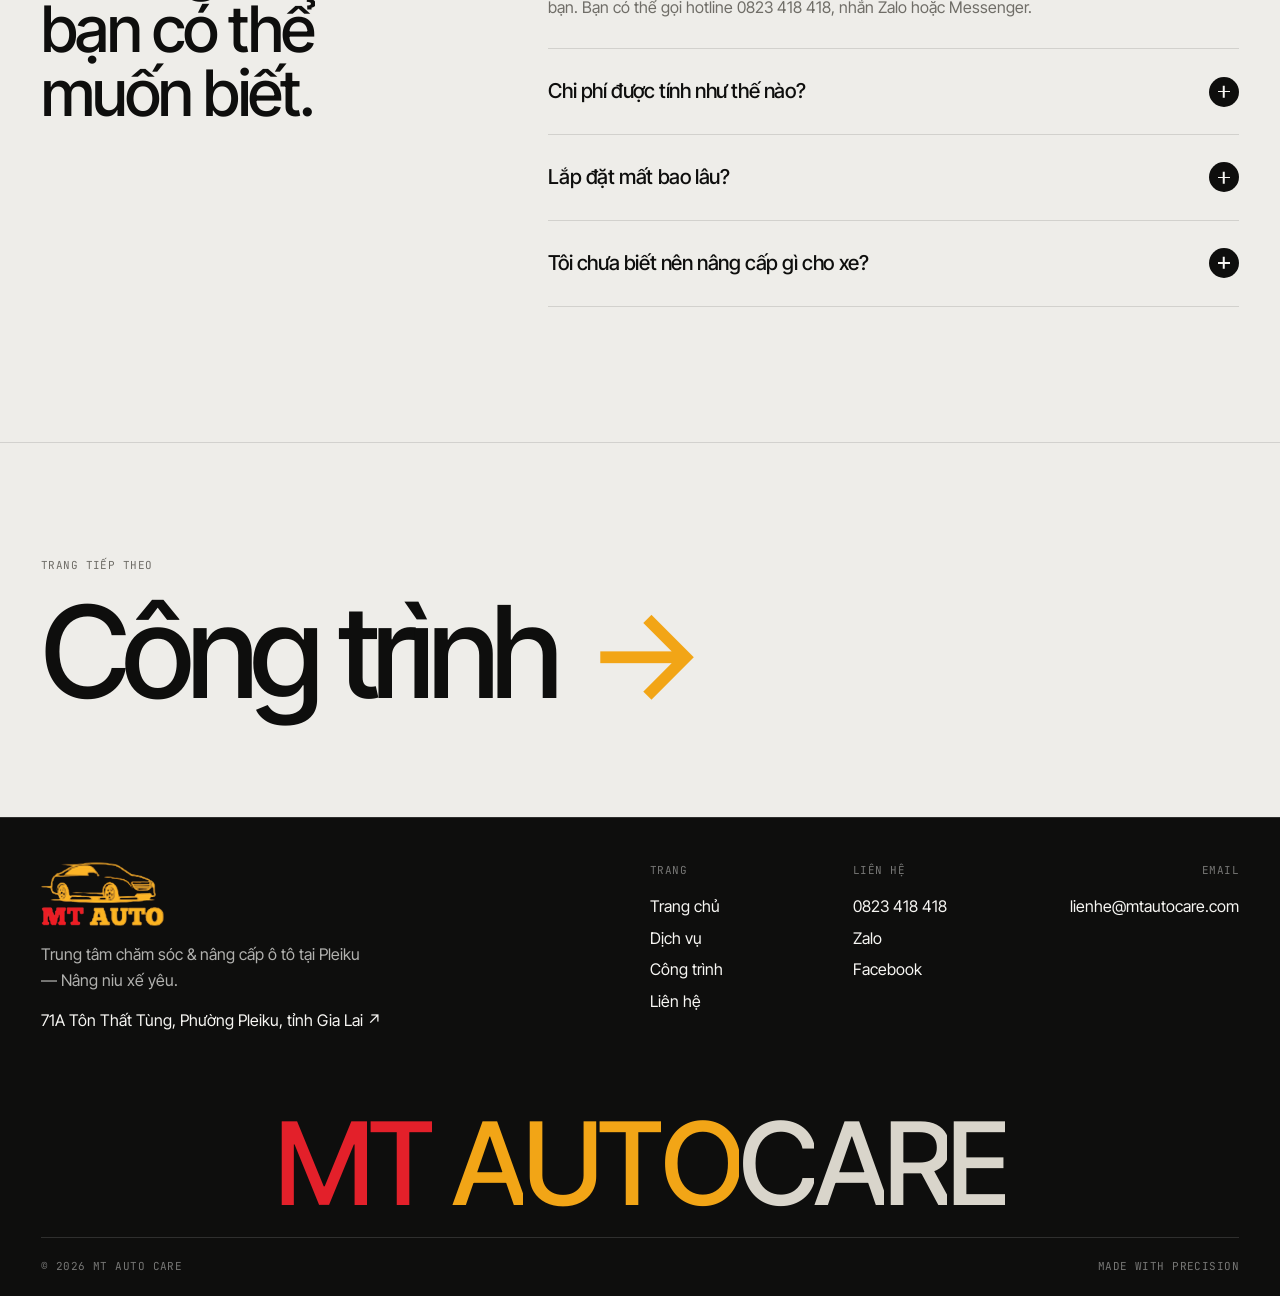
<file: dich-vu.html>
<!doctype html>
<html lang="vi">
<head>
<meta charset="utf-8">
<meta name="viewport" content="width=device-width,initial-scale=1">
<meta name="theme-color" content="#0e0e0d">
<title>Dịch vụ — MT Auto Pleiku</title>
<meta name="description" content="Độ đèn bi LED, màn hình Android & âm thanh, phanh – mâm – ốp gầm – body kit, chăm sóc & nội thất ô tô tại MT Auto Pleiku.">
<link rel="canonical" href="https://mtautocare.com/dich-vu.html">
<meta property="og:type" content="website">
<meta property="og:site_name" content="MT Auto Care">
<meta property="og:locale" content="vi_VN">
<meta property="og:url" content="https://mtautocare.com/dich-vu.html">
<meta property="og:title" content="Dịch vụ — MT Auto Pleiku">
<meta property="og:description" content="Độ đèn bi LED, màn hình Android & âm thanh, phanh – mâm – ốp gầm – body kit, chăm sóc & nội thất ô tô tại MT Auto Pleiku.">
<meta property="og:image" content="https://mtautocare.com/assets/og.jpg">
<meta property="og:image:width" content="1200">
<meta property="og:image:height" content="630">
<meta property="og:image:alt" content="MT Auto Care — Chăm chút từng chi tiết">
<meta name="twitter:card" content="summary_large_image">
<meta name="twitter:image" content="https://mtautocare.com/assets/og.jpg">
<link rel="icon" href="assets/logo.png">
<link rel="preconnect" href="https://fonts.googleapis.com">
<link rel="preconnect" href="https://fonts.gstatic.com" crossorigin>
<link href="https://fonts.googleapis.com/css2?family=Inter+Tight:wght@300;400;500;600;700&family=JetBrains+Mono:wght@400;500&display=swap&subset=vietnamese" rel="stylesheet">
<script>document.documentElement.classList.add('js');try{if(sessionStorage.getItem('mt-pt')==='1')document.documentElement.classList.add('pt-arrive')}catch(e){}</script>
<link rel="stylesheet" href="assets/css/style.css?v=f3a65b27">
<script type="application/ld+json">{"@context":"https://schema.org","@type":"AutoRepair","name":"MT Auto Care","image":"https://mtautocare.com/assets/og.jpg","url":"https://mtautocare.com/","telephone":"+84823418418","email":"lienhe@mtautocare.com","address":{"@type":"PostalAddress","streetAddress":"71A Tôn Thất Tùng","addressLocality":"Phường Pleiku","addressRegion":"Gia Lai","addressCountry":"VN"},"geo":{"@type":"GeoCoordinates","latitude":13.976097447147358,"longitude":108.02574437143453},"hasMap":"https://maps.app.goo.gl/7KgHm1zZEK48gmLy6","priceRange":"$$","openingHoursSpecification":[{"@type":"OpeningHoursSpecification","dayOfWeek":["Monday","Tuesday","Wednesday","Thursday","Friday","Saturday","Sunday"],"opens":"07:15","closes":"18:00"}],"areaServed":"Gia Lai","sameAs":["https://www.facebook.com/mt.autochamsocxe","https://maps.app.goo.gl/7KgHm1zZEK48gmLy6"]}</script>
<noscript><style>
.loader,.cursor,.pt{display:none!important}
body.is-loading{overflow:auto!important}
.header-intro,.hero-up,.fab,.totop{opacity:1!important;transform:none!important}
.hero-img img{transform:none!important}
.intro-text .w{color:inherit!important}
.zoom{height:auto!important}.zoom-stick{position:relative!important}.zoom-img{clip-path:none!important}.zoom-words{display:none}.zoom-cap{opacity:1!important;transform:none!important}
.pstep{opacity:1!important}
.foot-mark span{transform:none!important}
</style></noscript>
</head>
<body class="is-loading">

<!-- PAGE TRANSITION -->
<div class="pt" id="pt" aria-hidden="true">
  <div class="pt-layer a"></div>
  <div class="pt-layer b"><span class="brand pt-logo"><img src="assets/logo.png" alt=""><span class="brand-fallback">MT <b>AUTO</b></span></span><span class="pt-label mono">MT Auto Care</span></div>
</div>

<!-- LOADER -->
<div class="loader" id="loader" aria-hidden="true">
  <div class="loader-top mono"><span>Trung tâm chăm sóc xe ô tô</span><span>Độ đèn · Màn hình · Phanh – mâm – body · Chăm sóc</span></div>
  <div class="loader-center"><span class="brand loader-logo"><img src="assets/logo.png" alt=""><span class="brand-fallback">MT <b>AUTO</b></span></span></div>
  <div class="loader-bottom">
    <div class="loader-num"><span><span id="loaderNum">0</span><sup>%</sup></span></div>
    <p class="mono loader-note">Đang chuẩn bị trải nghiệm của bạn</p>
  </div>
  <div class="loader-line" id="loaderLine"></div>
</div>

<div class="progress" id="progress" aria-hidden="true"></div>
<div class="cursor" id="cursor" aria-hidden="true"><div class="cursor-dot"><span>Xem</span></div></div>

<div class="fab" aria-label="Liên hệ nhanh">
  <a class="fb" href="https://www.facebook.com/mt.autochamsocxe" target="_blank" rel="noopener" aria-label="Trang Facebook MT Auto"><svg viewBox="0 0 24 24" fill="currentColor" aria-hidden="true"><path d="M13.5 21v-7.5h2.5l.4-3h-2.9V8.6c0-.87.25-1.46 1.5-1.46h1.6V4.46A21 21 0 0 0 14.3 4.3c-2.3 0-3.8 1.4-3.8 3.95v2.25H8v3h2.5V21z"/></svg><span class="tip">Facebook MT Auto</span></a>
  <a class="msg" href="https://m.me/mt.autochamsocxe" target="_blank" rel="noopener" aria-label="Nhắn Messenger"><svg viewBox="0 0 24 24" fill="currentColor" aria-hidden="true"><path d="M12 2C6.36 2 2 6.13 2 11.7c0 2.91 1.19 5.44 3.14 7.17.16.14.26.35.27.57l.05 1.78a.8.8 0 0 0 1.12.71l1.98-.87a.8.8 0 0 1 .53-.04c.91.25 1.88.38 2.91.38 5.64 0 10-4.13 10-9.7S17.64 2 12 2zm6 7.46-2.94 4.66a1.5 1.5 0 0 1-2.17.4l-2.34-1.75a.6.6 0 0 0-.72 0l-3.16 2.4c-.42.32-.97-.18-.69-.63l2.94-4.66a1.5 1.5 0 0 1 2.17-.4l2.34 1.75a.6.6 0 0 0 .72 0l3.16-2.4c.42-.32.97.18.69.63z"/></svg><span class="tip">Nhắn Messenger</span></a>
  <a class="zalo" href="https://zalo.me/0823418418" target="_blank" rel="noopener" aria-label="Chat Zalo">Zalo<span class="tip">Chat Zalo</span></a>
  <a class="call" href="tel:0823418418" aria-label="Gọi 0823 418 418"><svg viewBox="0 0 24 24" fill="currentColor" aria-hidden="true"><path d="M6.6 10.8a15.1 15.1 0 0 0 6.6 6.6l2.2-2.2a1 1 0 0 1 1-.25 11.4 11.4 0 0 0 3.6.57 1 1 0 0 1 1 1V20a1 1 0 0 1-1 1A17 17 0 0 1 3 4a1 1 0 0 1 1-1h3.5a1 1 0 0 1 1 1c0 1.25.2 2.45.57 3.57a1 1 0 0 1-.25 1z"/></svg><span class="tip">Gọi 0823 418 418</span></a>
</div>
<button class="totop" id="totop" aria-label="Về đầu trang"><svg viewBox="0 0 58 58" aria-hidden="true"><circle id="totopRing" cx="29" cy="29" r="27"/></svg><span>↑</span></button>

<!-- HEADER -->
<header class="header" id="header">
  <div class="nav header-intro">
    <a href="index.html" class="brand" aria-label="MT Auto Care — Trang chủ"><img src="assets/logo.png" alt="MT Auto"><span class="brand-fallback">MT <b>AUTO</b></span></a>
    <nav class="nav-links" aria-label="Điều hướng chính"><a href="index.html"><span data-t="Trang chủ">Trang chủ</span></a><a href="dich-vu.html" aria-current="page"><span data-t="Dịch vụ">Dịch vụ</span></a><a href="cong-trinh.html"><span data-t="Công trình">Công trình</span></a><a href="lien-he.html"><span data-t="Liên hệ">Liên hệ</span></a></nav>
    <div class="nav-right">
      <span class="nav-clock" id="clock"></span>
      <a href="lien-he.html#booking" class="nav-book">Đặt lịch</a>
      <button class="menu-btn" id="menuBtn" aria-expanded="false" aria-controls="menu">Menu</button>
    </div>
  </div>
</header>
<div class="menu" id="menu">
  <nav aria-label="Menu di động"><a href="index.html" style="--i:0"><span>Trang chủ</span></a><a href="dich-vu.html" style="--i:1" aria-current="page"><span>Dịch vụ</span></a><a href="cong-trinh.html" style="--i:2"><span>Công trình</span></a><a href="lien-he.html" style="--i:3"><span>Liên hệ</span></a></nav>
  <div class="menu-foot mono"><a href="tel:0823418418">0823 418 418</a><a href="https://maps.app.goo.gl/7KgHm1zZEK48gmLy6" target="_blank" rel="noopener">71A Tôn Thất Tùng, Pleiku</a></div>
</div>

<main id="top">

<section class="phero">
  <div class="phero-top">
    <div class="crumbs mono hero-up" style="--d:.1s"><a href="index.html">Trang chủ</a><span>/</span><span>Dịch vụ</span></div>
    <p class="muted hero-up" style="--d:.5s">Bốn nhóm dịch vụ chính — từ đồ chơi nâng cấp đến chăm sóc định kỳ — cùng một tiêu chuẩn: hàng chính hãng, tư vấn đúng xe, lắp đặt chỉn chu.</p>
  </div>
  <span class="label hero-up" style="--d:.2s">Dịch vụ — Services</span>
  <h1 data-split-now style="margin-top:22px">Dịch vụ <span class="accent">tại MT Auto.</span></h1>
  <div class="phero-media" data-img style="--d:.35s"><img src="assets/img/team-work.jpg" alt="Đội thợ MT Auto đang làm việc" style="object-position:center 80%" data-speed="0.12" data-preload></div>
</section>

<section class="sec wrap">
  <div class="hindex">
    <a class="hrow" href="#do-den"><span class="mono">(01)</span><h3>Độ đèn &amp; ánh sáng</h3><p>Nâng cấp bi LED, đèn gầm và bóng LED chính hãng — tăng sáng rõ rệt, chuẩn đường cắt, an toàn hơn khi đi đêm và đường đèo.</p><span class="go">→</span></a>
    <a class="hrow" href="#man-hinh"><span class="mono">(02)</span><h3>Màn hình, Android box &amp; âm thanh</h3><p>Biến khoang lái thành trung tâm giải trí thông minh: Android box, màn hình lớn, camera hành trình và âm thanh — lắp gọn gàng, đúng xe.</p><span class="go">→</span></a>
    <a class="hrow" href="#phanh-mam"><span class="mono">(03)</span><h3>Phanh, mâm, gầm &amp; body</h3><p>Heo phanh hiệu năng cao, mâm thể thao, ốp bảo vệ gầm và body kit — xe đẹp hơn, thể thao hơn, an toàn và bền bỉ hơn trên mọi cung đường.</p><span class="go">→</span></a>
    <a class="hrow" href="#cham-soc"><span class="mono">(04)</span><h3>Chăm sóc &amp; nội thất</h3><p>Chăm sóc định kỳ và làm mới khoang lái: phủ kính, thay dầu, gạt mưa, vô lăng carbon, bọc da — để xe luôn sạch đẹp và dễ chịu.</p><span class="go">→</span></a>
  </div>
  <div class="hfloat" aria-hidden="true"><img src="assets/img/den-c3pro.jpg" alt=""><img src="assets/img/man-d14.jpg" alt=""><img src="assets/img/phanh-brembo.jpg" alt=""><img src="assets/img/vo-lang-carbon.jpg" alt=""></div>
</section>

<section class="sec wrap" style="padding-top:0">
  <div class="sdetail">
    <nav class="snav mono" aria-label="Các dịch vụ"><a href="#do-den"><i></i>Độ đèn</a><a href="#man-hinh"><i></i>Màn hình & âm thanh</a><a href="#phanh-mam"><i></i>Phanh, mâm, gầm & body</a><a href="#cham-soc"><i></i>Chăm sóc & nội thất</a></nav>
    <div class="sblocks">
      <article class="sblock" id="do-den">
        <div class="sblock-media" data-img><img loading="lazy" src="assets/img/den-gam.jpg" alt="Độ đèn & ánh sáng" data-speed="0.1"></div>
        <div>
          <span class="mono" data-fade>(01) Lighting</span>
          <h2 data-split>Độ đèn &amp; ánh sáng</h2>
          <p data-fade>Nâng cấp bi LED, đèn gầm và bóng LED chính hãng — tăng sáng rõ rệt, chuẩn đường cắt, an toàn hơn khi đi đêm và đường đèo.</p>
          <ul data-fade><li>Bi LED X-Light V12, V20, F10</li><li>Bi LED Steelmate C3-Pro</li><li>Đèn gầm, đèn sương mù</li><li>Tháo lắp, căn chỉnh chuẩn kỹ thuật</li></ul>
          <div data-fade><a href="lien-he.html#booking" class="btn" data-service="Độ đèn"><span class="btn-roll"><span data-t="Đặt lịch dịch vụ">Đặt lịch dịch vụ</span></span><span class="btn-ico"><i>→</i><i>→</i></span></a></div>
        </div>
      </article>
      <article class="sblock" id="man-hinh">
        <div class="sblock-media" data-img><img loading="lazy" src="assets/img/man-zestech.jpg" alt="Màn hình, Android box & âm thanh" data-speed="0.1"></div>
        <div>
          <span class="mono" data-fade>(02) Multimedia</span>
          <h2 data-split>Màn hình, Android box &amp; âm thanh</h2>
          <p data-fade>Biến khoang lái thành trung tâm giải trí thông minh: Android box, màn hình lớn, camera hành trình và âm thanh — lắp gọn gàng, đúng xe.</p>
          <ul data-fade><li>Android box HTD D14 Ultra</li><li>Màn hình Gotech, iCar Elliview, Zestech</li><li>Loa sub Steelmate</li><li>Camera hành trình 70mai</li></ul>
          <div data-fade><a href="lien-he.html#booking" class="btn" data-service="Màn hình & âm thanh"><span class="btn-roll"><span data-t="Đặt lịch dịch vụ">Đặt lịch dịch vụ</span></span><span class="btn-ico"><i>→</i><i>→</i></span></a></div>
        </div>
      </article>
      <article class="sblock" id="phanh-mam">
        <div class="sblock-media" data-img><img loading="lazy" src="assets/img/mam-do.jpg" alt="Phanh, mâm, gầm & body" data-speed="0.1"></div>
        <div>
          <span class="mono" data-fade>(03) Performance</span>
          <h2 data-split>Phanh, mâm, gầm &amp; body</h2>
          <p data-fade>Heo phanh hiệu năng cao, mâm thể thao, ốp bảo vệ gầm và body kit — xe đẹp hơn, thể thao hơn, an toàn và bền bỉ hơn trên mọi cung đường.</p>
          <ul data-fade><li>Heo phanh Brembo, AMG</li><li>Mâm thể thao, ốc mâm Rays</li><li>Body kit, nâng cấp ngoại thất</li><li>Ốp bảo vệ gầm B-F</li></ul>
          <div data-fade><a href="lien-he.html#booking" class="btn" data-service="Phanh, mâm, gầm & body"><span class="btn-roll"><span data-t="Đặt lịch dịch vụ">Đặt lịch dịch vụ</span></span><span class="btn-ico"><i>→</i><i>→</i></span></a></div>
        </div>
      </article>
      <article class="sblock" id="cham-soc">
        <div class="sblock-media" data-img><img loading="lazy" src="assets/img/cs-phu-kinh.jpg" alt="Chăm sóc & nội thất" data-speed="0.1"></div>
        <div>
          <span class="mono" data-fade>(04) Care</span>
          <h2 data-split>Chăm sóc &amp; nội thất</h2>
          <p data-fade>Chăm sóc định kỳ và làm mới khoang lái: phủ kính, thay dầu, gạt mưa, vô lăng carbon, bọc da — để xe luôn sạch đẹp và dễ chịu.</p>
          <ul data-fade><li>Phủ kính Meguiar’s, gạt mưa Bosch</li><li>Thay dầu nhớt, vệ sinh khoang máy</li><li>Vô lăng carbon</li><li>Bọc da, bọc nỉ nội thất</li></ul>
          <div data-fade><a href="lien-he.html#booking" class="btn" data-service="Chăm sóc & nội thất"><span class="btn-roll"><span data-t="Đặt lịch dịch vụ">Đặt lịch dịch vụ</span></span><span class="btn-ico"><i>→</i><i>→</i></span></a></div>
        </div>
      </article>
    </div>
  </div>
</section>

<section class="sec wrap" id="faq" style="padding-top:0">
  <div class="faq-grid">
    <div>
      <span class="label" data-fade>Hỏi đáp</span>
      <h2 class="h-l" style="margin-top:24px" data-split>Những điều bạn có thể muốn biết.</h2>
    </div>
    <div class="faq-list" data-fade>
      <div class="faq-item open"><button class="faq-q" aria-expanded="true">Tôi có cần đặt lịch trước không?<i></i></button><div class="faq-a"><div><p>Nên đặt lịch trước để MT Auto chuẩn bị sẵn sản phẩm và sắp xếp thời gian cho xe của bạn. Bạn có thể gọi hotline 0823 418 418, nhắn Zalo hoặc Messenger.</p></div></div></div>
      <div class="faq-item"><button class="faq-q" aria-expanded="false">Chi phí được tính như thế nào?<i></i></button><div class="faq-a"><div><p>Chi phí phụ thuộc vào dòng xe, sản phẩm và hạng mục bạn chọn. MT Auto tư vấn và báo giá rõ ràng trước khi bắt đầu làm.</p></div></div></div>
      <div class="faq-item"><button class="faq-q" aria-expanded="false">Lắp đặt mất bao lâu?<i></i></button><div class="faq-a"><div><p>Mỗi hạng mục có thời gian khác nhau. Thời gian dự kiến sẽ được báo cụ thể khi tư vấn để bạn chủ động sắp xếp.</p></div></div></div>
      <div class="faq-item"><button class="faq-q" aria-expanded="false">Tôi chưa biết nên nâng cấp gì cho xe?<i></i></button><div class="faq-a"><div><p>Bạn chỉ cần cho biết dòng xe và điều bạn muốn cải thiện — sáng hơn, tiện nghi hơn hay thể thao hơn. MT Auto sẽ gợi ý phương án phù hợp với nhu cầu và ngân sách.</p></div></div></div>
    </div>
  </div>
</section>
</main>

<a class="nextp" href="cong-trinh.html" data-cursor="view" data-cursor-label="Đi">
  <span class="mono">Trang tiếp theo</span>
  <b>Công trình <i>→</i></b>
</a>
<footer class="footer wrap">
  <div class="foot-row">
    <div><a href="index.html" class="brand" aria-label="MT Auto Care"><img src="assets/logo.png" alt="MT Auto"><span class="brand-fallback">MT <b>AUTO</b></span></a><p style="max-width:320px;color:rgba(247,246,243,.7)">Trung tâm chăm sóc &amp; nâng cấp ô tô tại Pleiku — Nâng niu xế yêu.</p><p style="margin-top:14px"><a class="ulink" href="https://maps.app.goo.gl/7KgHm1zZEK48gmLy6" target="_blank" rel="noopener">71A Tôn Thất Tùng, Phường Pleiku, tỉnh Gia Lai ↗</a></p></div>
    <div><span class="mono">Trang</span><ul><li><a class="ulink" href="index.html">Trang chủ</a></li><li><a class="ulink" href="dich-vu.html">Dịch vụ</a></li><li><a class="ulink" href="cong-trinh.html">Công trình</a></li><li><a class="ulink" href="lien-he.html">Liên hệ</a></li></ul></div>
    <div><span class="mono">Liên hệ</span><ul><li><a class="ulink" href="tel:0823418418">0823 418 418</a></li><li><a class="ulink" href="https://zalo.me/0823418418" target="_blank" rel="noopener">Zalo</a></li><li><a class="ulink" href="https://www.facebook.com/mt.autochamsocxe" target="_blank" rel="noopener">Facebook</a></li></ul></div>
    <div><span class="mono">Email</span><a class="ulink" href="mailto:lienhe@mtautocare.com" style="word-break:break-all">lienhe@mtautocare.com</a></div>
  </div>
  <div class="foot-mark" id="footMark" aria-label="MT Auto Care">MT AUTOCARE</div>
  <div class="foot-bottom mono"><span>© <span data-year>2026</span> MT Auto Care</span><span>Made with precision</span></div>
</footer>
<script src="assets/js/main.js?v=4349373a"></script>
</body>
</html>
</file>
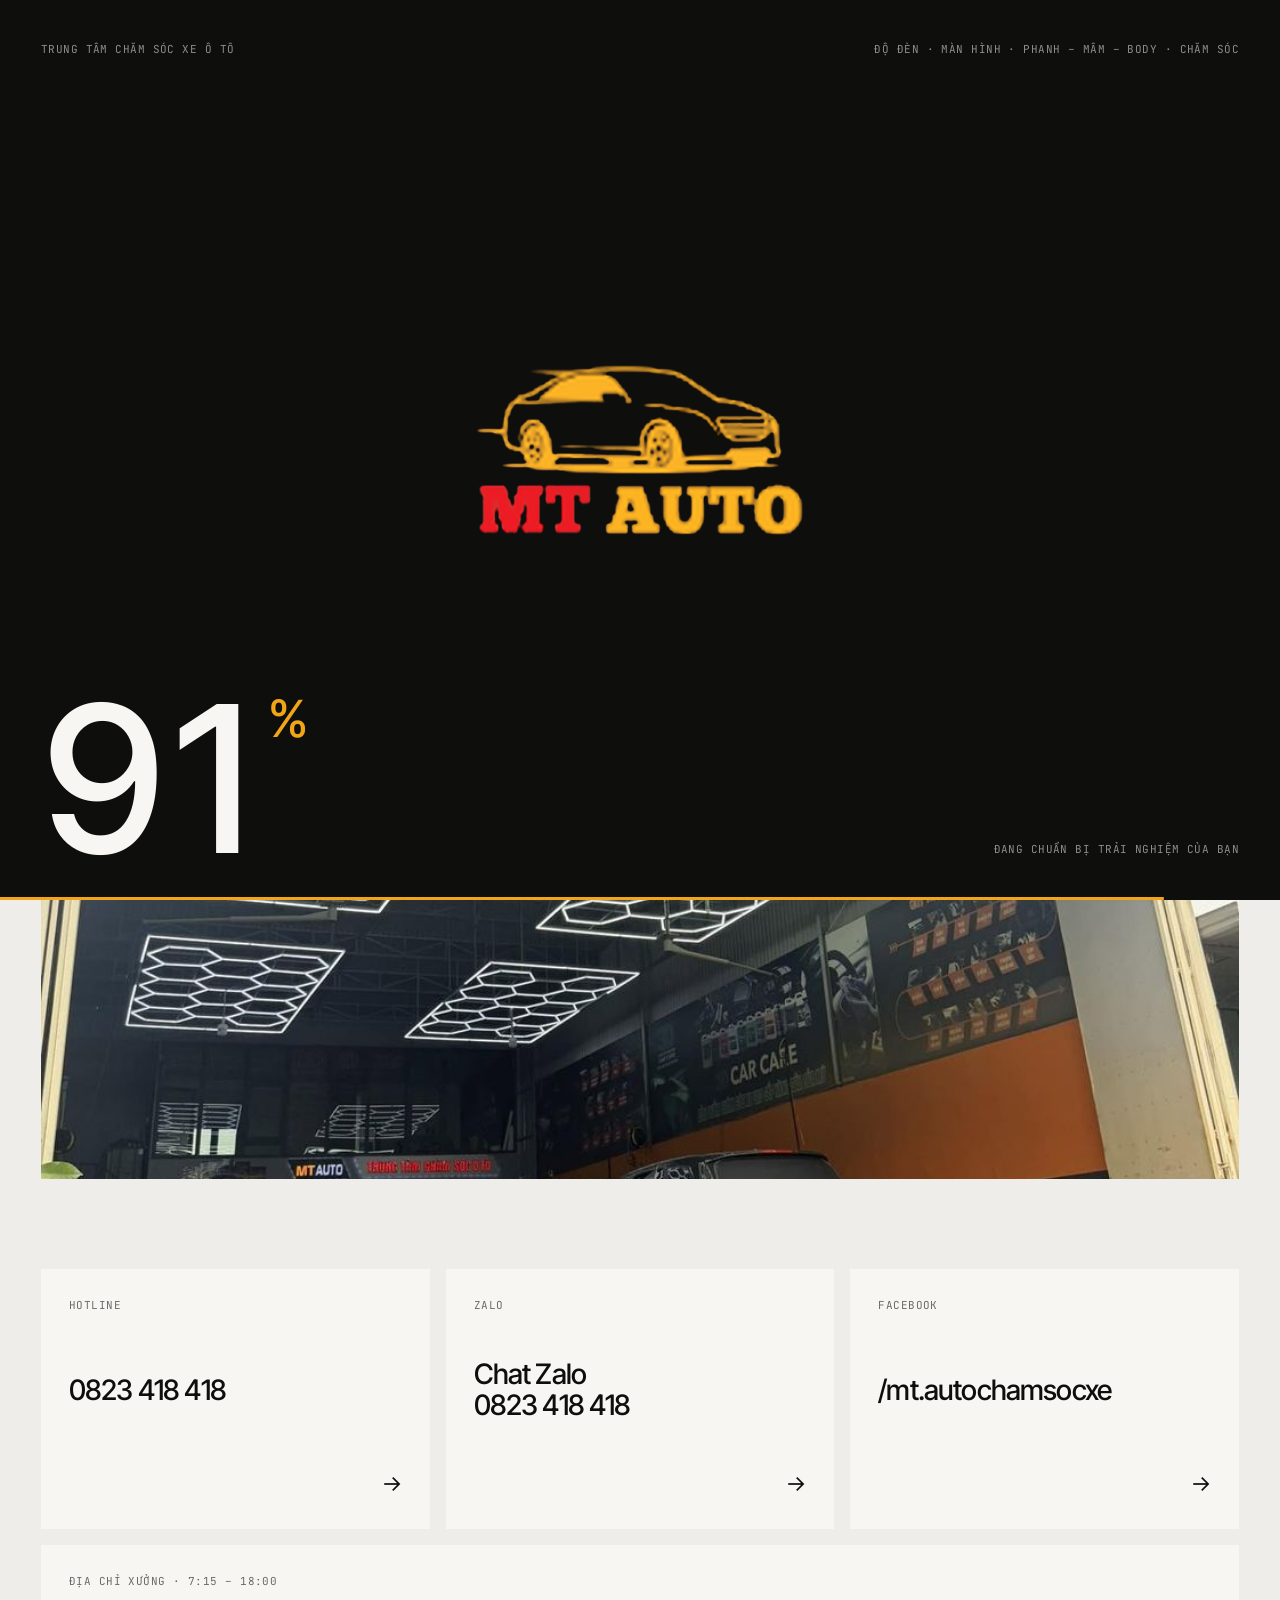
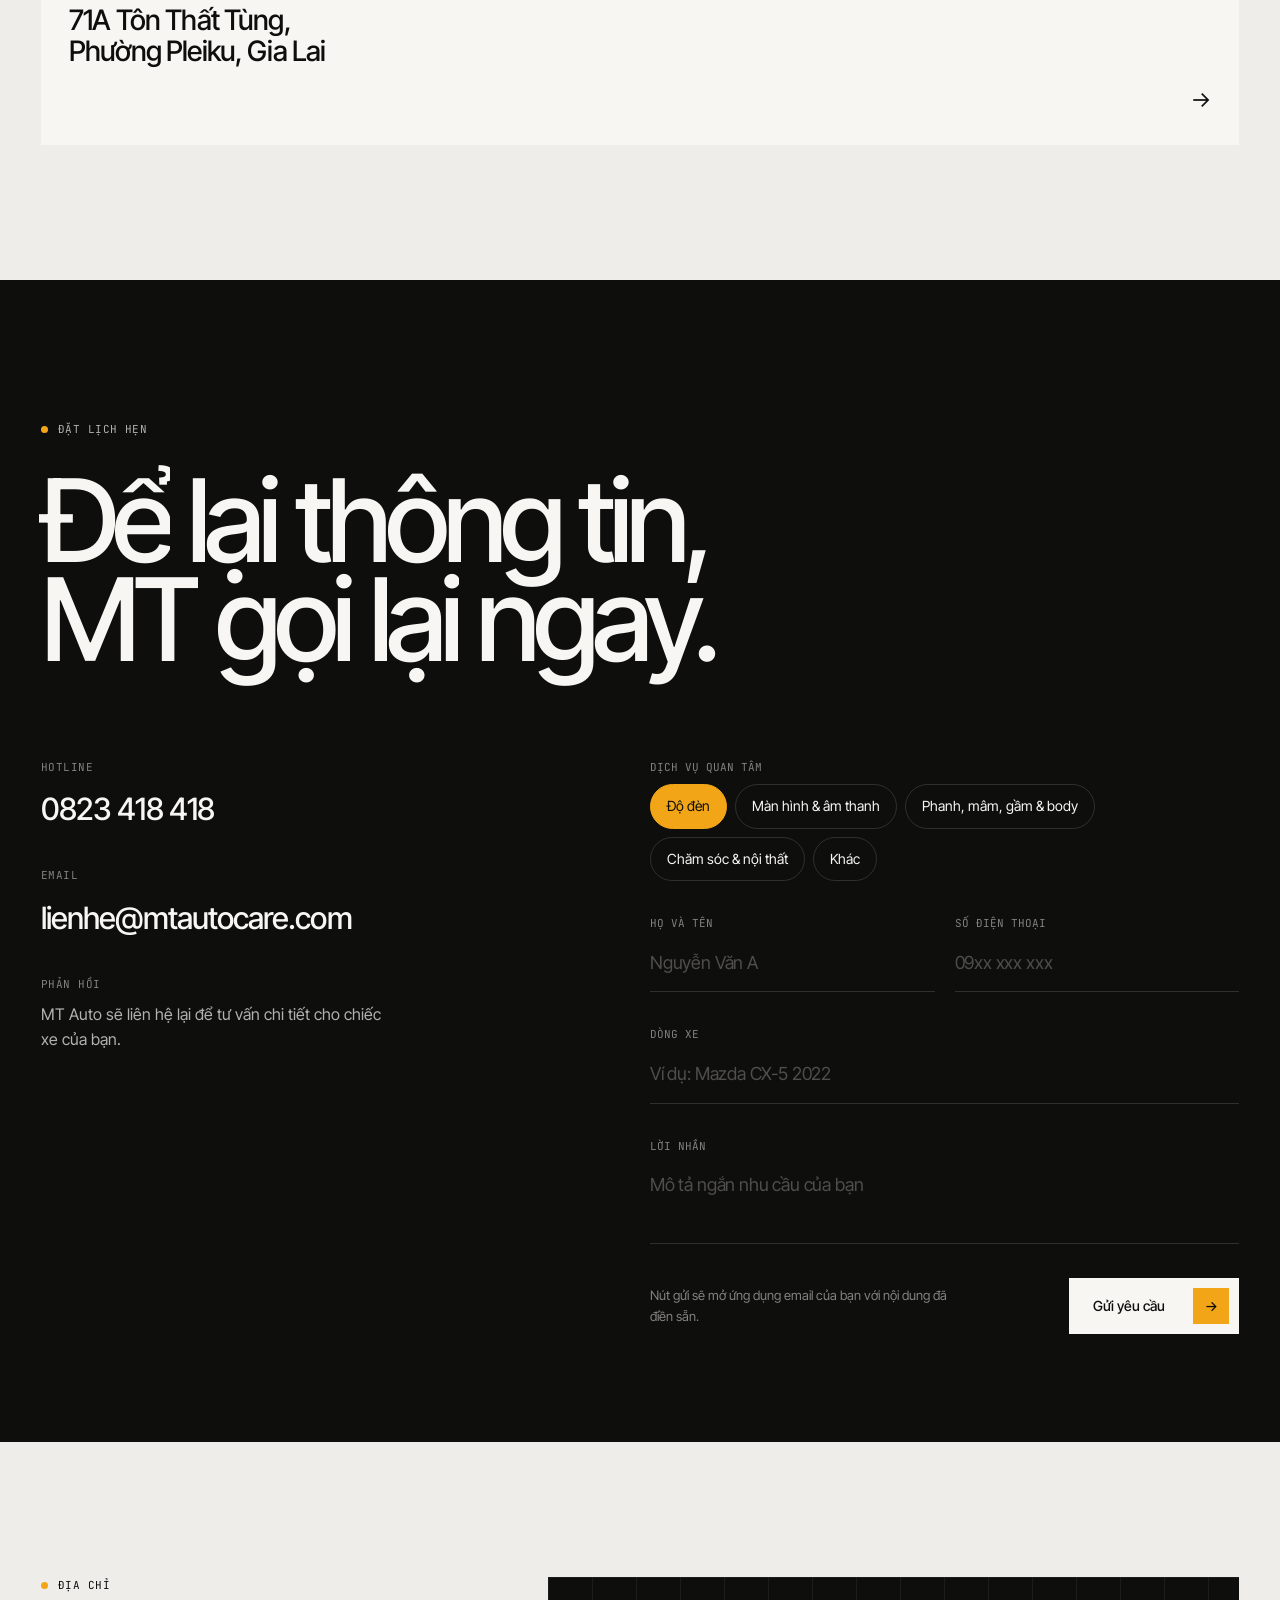
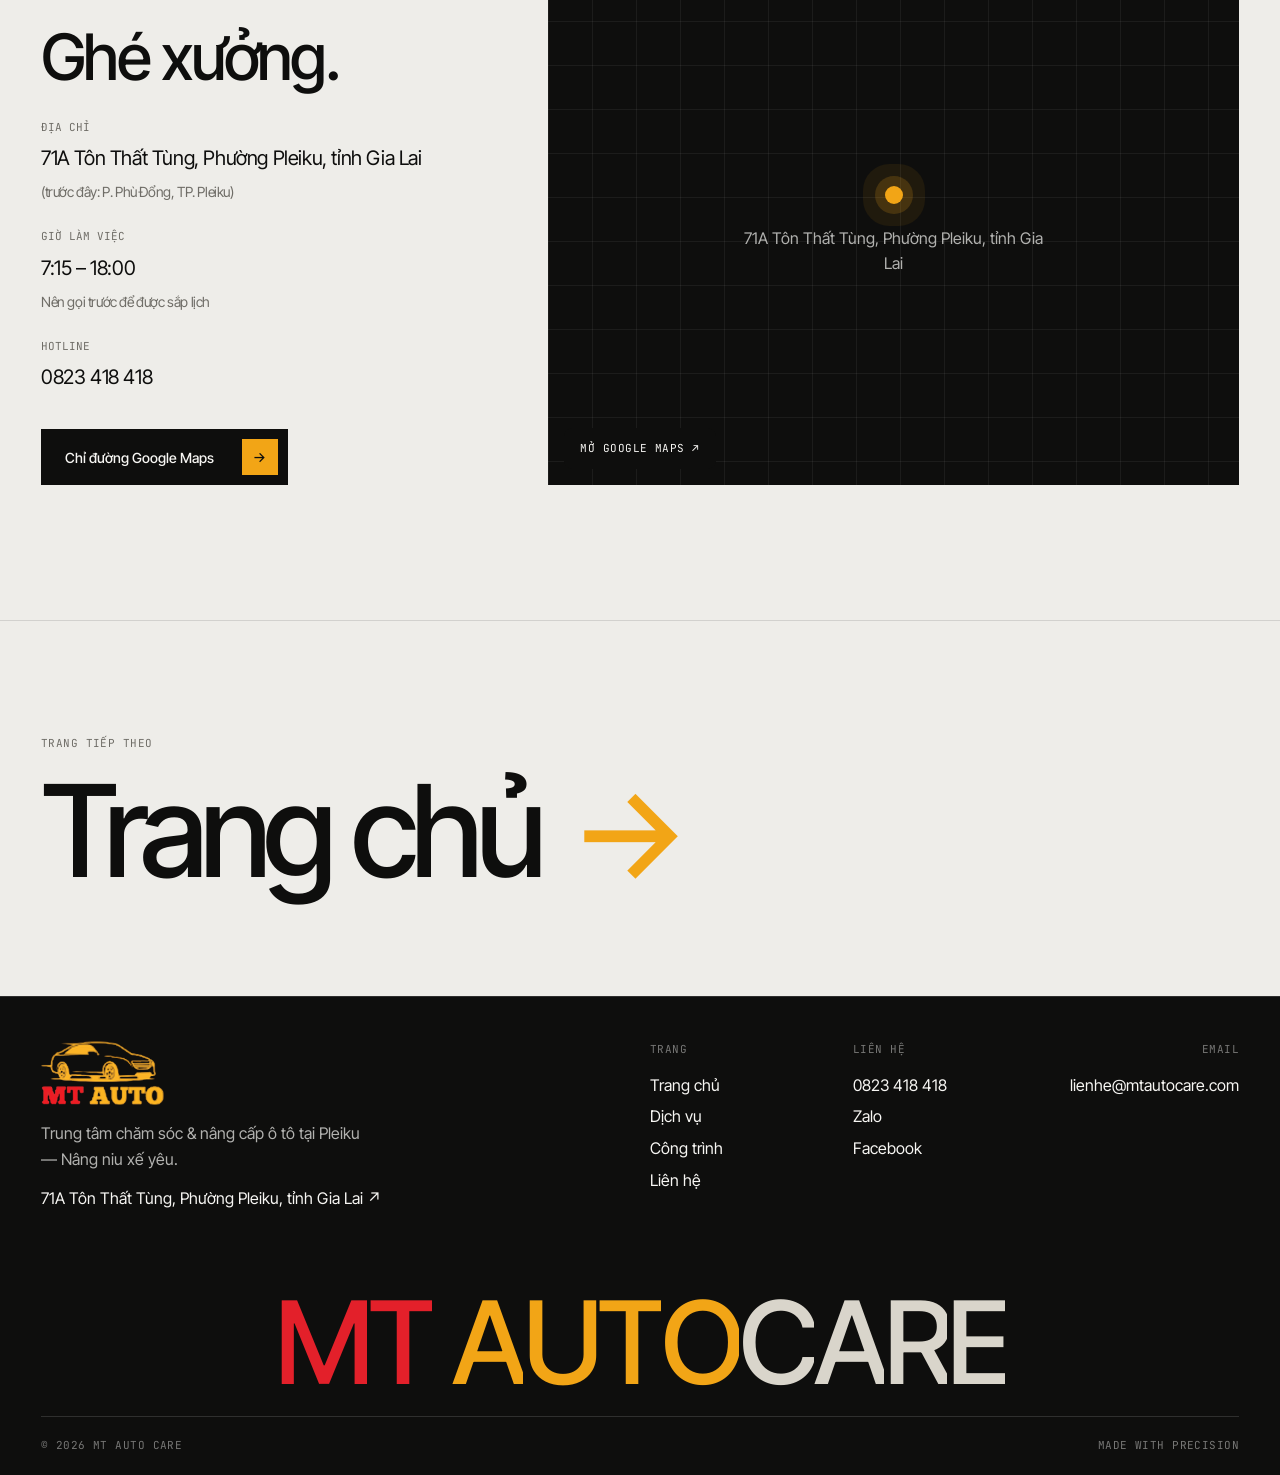
<file: lien-he.html>
<!doctype html>
<html lang="vi">
<head>
<meta charset="utf-8">
<meta name="viewport" content="width=device-width,initial-scale=1">
<meta name="theme-color" content="#0e0e0d">
<title>Liên hệ — MT Auto Pleiku</title>
<meta name="description" content="Liên hệ MT Auto: 71A Tôn Thất Tùng, Phường Pleiku, Gia Lai. Hotline / Zalo 0823 418 418. Mở cửa 7:15 – 18:00.">
<link rel="canonical" href="https://mtautocare.com/lien-he.html">
<meta property="og:type" content="website">
<meta property="og:site_name" content="MT Auto Care">
<meta property="og:locale" content="vi_VN">
<meta property="og:url" content="https://mtautocare.com/lien-he.html">
<meta property="og:title" content="Liên hệ — MT Auto Pleiku">
<meta property="og:description" content="Liên hệ MT Auto: 71A Tôn Thất Tùng, Phường Pleiku, Gia Lai. Hotline / Zalo 0823 418 418. Mở cửa 7:15 – 18:00.">
<meta property="og:image" content="https://mtautocare.com/assets/og.jpg">
<meta property="og:image:width" content="1200">
<meta property="og:image:height" content="630">
<meta property="og:image:alt" content="MT Auto Care — Chăm chút từng chi tiết">
<meta name="twitter:card" content="summary_large_image">
<meta name="twitter:image" content="https://mtautocare.com/assets/og.jpg">
<link rel="icon" href="assets/logo.png">
<link rel="preconnect" href="https://fonts.googleapis.com">
<link rel="preconnect" href="https://fonts.gstatic.com" crossorigin>
<link href="https://fonts.googleapis.com/css2?family=Inter+Tight:wght@300;400;500;600;700&family=JetBrains+Mono:wght@400;500&display=swap&subset=vietnamese" rel="stylesheet">
<script>document.documentElement.classList.add('js');try{if(sessionStorage.getItem('mt-pt')==='1')document.documentElement.classList.add('pt-arrive')}catch(e){}</script>
<link rel="stylesheet" href="assets/css/style.css?v=f3a65b27">
<script type="application/ld+json">{"@context":"https://schema.org","@type":"AutoRepair","name":"MT Auto Care","image":"https://mtautocare.com/assets/og.jpg","url":"https://mtautocare.com/","telephone":"+84823418418","email":"lienhe@mtautocare.com","address":{"@type":"PostalAddress","streetAddress":"71A Tôn Thất Tùng","addressLocality":"Phường Pleiku","addressRegion":"Gia Lai","addressCountry":"VN"},"geo":{"@type":"GeoCoordinates","latitude":13.976097447147358,"longitude":108.02574437143453},"hasMap":"https://maps.app.goo.gl/7KgHm1zZEK48gmLy6","priceRange":"$$","openingHoursSpecification":[{"@type":"OpeningHoursSpecification","dayOfWeek":["Monday","Tuesday","Wednesday","Thursday","Friday","Saturday","Sunday"],"opens":"07:15","closes":"18:00"}],"areaServed":"Gia Lai","sameAs":["https://www.facebook.com/mt.autochamsocxe","https://maps.app.goo.gl/7KgHm1zZEK48gmLy6"]}</script>
<noscript><style>
.loader,.cursor,.pt{display:none!important}
body.is-loading{overflow:auto!important}
.header-intro,.hero-up,.fab,.totop{opacity:1!important;transform:none!important}
.hero-img img{transform:none!important}
.intro-text .w{color:inherit!important}
.zoom{height:auto!important}.zoom-stick{position:relative!important}.zoom-img{clip-path:none!important}.zoom-words{display:none}.zoom-cap{opacity:1!important;transform:none!important}
.pstep{opacity:1!important}
.foot-mark span{transform:none!important}
</style></noscript>
</head>
<body class="is-loading">

<!-- PAGE TRANSITION -->
<div class="pt" id="pt" aria-hidden="true">
  <div class="pt-layer a"></div>
  <div class="pt-layer b"><span class="brand pt-logo"><img src="assets/logo.png" alt=""><span class="brand-fallback">MT <b>AUTO</b></span></span><span class="pt-label mono">MT Auto Care</span></div>
</div>

<!-- LOADER -->
<div class="loader" id="loader" aria-hidden="true">
  <div class="loader-top mono"><span>Trung tâm chăm sóc xe ô tô</span><span>Độ đèn · Màn hình · Phanh – mâm – body · Chăm sóc</span></div>
  <div class="loader-center"><span class="brand loader-logo"><img src="assets/logo.png" alt=""><span class="brand-fallback">MT <b>AUTO</b></span></span></div>
  <div class="loader-bottom">
    <div class="loader-num"><span><span id="loaderNum">0</span><sup>%</sup></span></div>
    <p class="mono loader-note">Đang chuẩn bị trải nghiệm của bạn</p>
  </div>
  <div class="loader-line" id="loaderLine"></div>
</div>

<div class="progress" id="progress" aria-hidden="true"></div>
<div class="cursor" id="cursor" aria-hidden="true"><div class="cursor-dot"><span>Xem</span></div></div>

<div class="fab" aria-label="Liên hệ nhanh">
  <a class="fb" href="https://www.facebook.com/mt.autochamsocxe" target="_blank" rel="noopener" aria-label="Trang Facebook MT Auto"><svg viewBox="0 0 24 24" fill="currentColor" aria-hidden="true"><path d="M13.5 21v-7.5h2.5l.4-3h-2.9V8.6c0-.87.25-1.46 1.5-1.46h1.6V4.46A21 21 0 0 0 14.3 4.3c-2.3 0-3.8 1.4-3.8 3.95v2.25H8v3h2.5V21z"/></svg><span class="tip">Facebook MT Auto</span></a>
  <a class="msg" href="https://m.me/mt.autochamsocxe" target="_blank" rel="noopener" aria-label="Nhắn Messenger"><svg viewBox="0 0 24 24" fill="currentColor" aria-hidden="true"><path d="M12 2C6.36 2 2 6.13 2 11.7c0 2.91 1.19 5.44 3.14 7.17.16.14.26.35.27.57l.05 1.78a.8.8 0 0 0 1.12.71l1.98-.87a.8.8 0 0 1 .53-.04c.91.25 1.88.38 2.91.38 5.64 0 10-4.13 10-9.7S17.64 2 12 2zm6 7.46-2.94 4.66a1.5 1.5 0 0 1-2.17.4l-2.34-1.75a.6.6 0 0 0-.72 0l-3.16 2.4c-.42.32-.97-.18-.69-.63l2.94-4.66a1.5 1.5 0 0 1 2.17-.4l2.34 1.75a.6.6 0 0 0 .72 0l3.16-2.4c.42-.32.97.18.69.63z"/></svg><span class="tip">Nhắn Messenger</span></a>
  <a class="zalo" href="https://zalo.me/0823418418" target="_blank" rel="noopener" aria-label="Chat Zalo">Zalo<span class="tip">Chat Zalo</span></a>
  <a class="call" href="tel:0823418418" aria-label="Gọi 0823 418 418"><svg viewBox="0 0 24 24" fill="currentColor" aria-hidden="true"><path d="M6.6 10.8a15.1 15.1 0 0 0 6.6 6.6l2.2-2.2a1 1 0 0 1 1-.25 11.4 11.4 0 0 0 3.6.57 1 1 0 0 1 1 1V20a1 1 0 0 1-1 1A17 17 0 0 1 3 4a1 1 0 0 1 1-1h3.5a1 1 0 0 1 1 1c0 1.25.2 2.45.57 3.57a1 1 0 0 1-.25 1z"/></svg><span class="tip">Gọi 0823 418 418</span></a>
</div>
<button class="totop" id="totop" aria-label="Về đầu trang"><svg viewBox="0 0 58 58" aria-hidden="true"><circle id="totopRing" cx="29" cy="29" r="27"/></svg><span>↑</span></button>

<!-- HEADER -->
<header class="header" id="header">
  <div class="nav header-intro">
    <a href="index.html" class="brand" aria-label="MT Auto Care — Trang chủ"><img src="assets/logo.png" alt="MT Auto"><span class="brand-fallback">MT <b>AUTO</b></span></a>
    <nav class="nav-links" aria-label="Điều hướng chính"><a href="index.html"><span data-t="Trang chủ">Trang chủ</span></a><a href="dich-vu.html"><span data-t="Dịch vụ">Dịch vụ</span></a><a href="cong-trinh.html"><span data-t="Công trình">Công trình</span></a><a href="lien-he.html" aria-current="page"><span data-t="Liên hệ">Liên hệ</span></a></nav>
    <div class="nav-right">
      <span class="nav-clock" id="clock"></span>
      <a href="lien-he.html#booking" class="nav-book">Đặt lịch</a>
      <button class="menu-btn" id="menuBtn" aria-expanded="false" aria-controls="menu">Menu</button>
    </div>
  </div>
</header>
<div class="menu" id="menu">
  <nav aria-label="Menu di động"><a href="index.html" style="--i:0"><span>Trang chủ</span></a><a href="dich-vu.html" style="--i:1"><span>Dịch vụ</span></a><a href="cong-trinh.html" style="--i:2"><span>Công trình</span></a><a href="lien-he.html" style="--i:3" aria-current="page"><span>Liên hệ</span></a></nav>
  <div class="menu-foot mono"><a href="tel:0823418418">0823 418 418</a><a href="https://maps.app.goo.gl/7KgHm1zZEK48gmLy6" target="_blank" rel="noopener">71A Tôn Thất Tùng, Pleiku</a></div>
</div>

<main id="top">

<section class="phero">
  <div class="phero-top">
    <div class="crumbs mono hero-up" style="--d:.1s"><a href="index.html">Trang chủ</a><span>/</span><span>Liên hệ</span></div>
    <p class="muted hero-up" style="--d:.5s">Gọi điện, nhắn tin hoặc để lại thông tin — MT Auto sẽ liên hệ lại để tư vấn cho chiếc xe của bạn.</p>
  </div>
  <span class="label hero-up" style="--d:.2s">Liên hệ — Contact</span>
  <h1 data-split-now style="margin-top:22px">Ghé thăm <span class="accent">MT Auto.</span></h1>
  <div class="phero-media" data-img style="--d:.35s"><img src="assets/img/storefront-wide.jpg" alt="Mặt tiền xưởng MT Auto" style="object-position:center" data-speed="0.12" data-preload></div>
</section>

<section class="sec wrap" style="padding-top:clamp(60px,10vh,110px)">
  <div class="cards">
    <a class="ccard" href="tel:0823418418" data-fade><span class="mono">Hotline</span><b>0823 418 418</b><span class="go">→</span></a>
    <a class="ccard" href="https://zalo.me/0823418418" target="_blank" rel="noopener" data-fade style="--d:.08s"><span class="mono">Zalo</span><b>Chat Zalo<br>0823 418 418</b><span class="go">→</span></a>
    <a class="ccard" href="https://www.facebook.com/mt.autochamsocxe" target="_blank" rel="noopener" data-fade style="--d:.16s"><span class="mono">Facebook</span><b>/mt.autochamsocxe</b><span class="go">→</span></a>
    <a class="ccard wide" href="https://maps.app.goo.gl/7KgHm1zZEK48gmLy6" target="_blank" rel="noopener" data-fade><span class="mono">Địa chỉ xưởng · 7:15 – 18:00</span><b>71A Tôn Thất Tùng,<br>Phường Pleiku, Gia Lai</b><span class="go">→</span></a>
  </div>
</section>

<section class="contact wrap" id="booking">
  <span class="label" data-fade>Đặt lịch hẹn</span>
  <h2 class="cta-big" style="font-size:clamp(52px,9vw,170px)"><span data-split>Để lại thông tin,</span><br><span data-split style="--d:.1s">MT gọi lại ngay.</span></h2>
  <div class="contact-grid">
    <div class="contact-info" data-fade>
      <div><span class="mono">Hotline</span><a class="big ulink" href="tel:0823418418">0823 418 418</a></div>
      <div><span class="mono">Email</span><a class="big ulink" href="mailto:lienhe@mtautocare.com" style="word-break:break-all">lienhe@mtautocare.com</a></div>
      <div><span class="mono">Phản hồi</span><p style="color:rgba(247,246,243,.7);max-width:340px">MT Auto sẽ liên hệ lại để tư vấn chi tiết cho chiếc xe của bạn.</p></div>
    </div>
    <form class="form" id="booking-form" data-fade style="--d:.1s" novalidate>
      <div class="field full"><label>Dịch vụ quan tâm</label>
        <div class="chips" role="radiogroup" aria-label="Dịch vụ quan tâm">
          <label class="chip"><input type="radio" name="service" value="Độ đèn" checked><span>Độ đèn</span></label>
          <label class="chip"><input type="radio" name="service" value="Màn hình & âm thanh"><span>Màn hình &amp; âm thanh</span></label>
          <label class="chip"><input type="radio" name="service" value="Phanh, mâm, gầm & body"><span>Phanh, mâm, gầm &amp; body</span></label>
          <label class="chip"><input type="radio" name="service" value="Chăm sóc & nội thất"><span>Chăm sóc &amp; nội thất</span></label>
          <label class="chip"><input type="radio" name="service" value="Khác"><span>Khác</span></label>
        </div>
      </div>
      <div class="field"><label for="f-name">Họ và tên</label><input id="f-name" name="name" placeholder="Nguyễn Văn A" autocomplete="name"></div>
      <div class="field"><label for="f-phone">Số điện thoại</label><input id="f-phone" name="phone" type="tel" placeholder="09xx xxx xxx" autocomplete="tel"></div>
      <div class="field full"><label for="f-car">Dòng xe</label><input id="f-car" name="car" placeholder="Ví dụ: Mazda CX-5 2022"></div>
      <div class="field full"><label for="f-msg">Lời nhắn</label><textarea id="f-msg" name="message" rows="2" placeholder="Mô tả ngắn nhu cầu của bạn"></textarea></div>
      <div class="form-foot">
        <small id="formNote">Nút gửi sẽ mở ứng dụng email của bạn với nội dung đã điền sẵn.</small>
        <button class="btn light" type="submit"><span class="btn-roll"><span data-t="Gửi yêu cầu">Gửi yêu cầu</span></span><span class="btn-ico"><i>→</i><i>→</i></span></button>
      </div>
    </form>
  </div>
</section>

<section class="sec wrap" id="map">
  <div class="visit">
    <div class="visit-info">
      <span class="label" data-fade>Địa chỉ</span>
      <h2 class="h-l" data-split>Ghé xưởng.</h2>
      <dl data-fade>
        <div><dt>Địa chỉ</dt><dd>71A Tôn Thất Tùng, Phường Pleiku, tỉnh Gia Lai<br><small class="muted" style="font-size:14px">(trước đây: P. Phù Đổng, TP. Pleiku)</small></dd></div>
        <div><dt>Giờ làm việc</dt><dd>7:15 – 18:00<br><small class="muted" style="font-size:14px">Nên gọi trước để được sắp lịch</small></dd></div>
        <div><dt>Hotline</dt><dd><a class="ulink" href="tel:0823418418">0823 418 418</a></dd></div>
      </dl>
      <div data-fade><a href="https://maps.app.goo.gl/7KgHm1zZEK48gmLy6" class="btn" target="_blank" rel="noopener"><span class="btn-roll"><span data-t="Chỉ đường Google Maps">Chỉ đường Google Maps</span></span><span class="btn-ico"><i>→</i><i>→</i></span></a></div>
    </div>
    <div class="visit-map" data-fade>
      <div class="grid-bg"></div>
      <div><div class="pin"></div><p>71A Tôn Thất Tùng, Phường Pleiku, tỉnh Gia Lai</p></div>
      <iframe src="https://maps.google.com/maps?q=13.976097447147358,108.02574437143453&z=17&hl=vi&output=embed" title="Bản đồ MT Auto — 71A Tôn Thất Tùng, Phường Pleiku, tỉnh Gia Lai" referrerpolicy="no-referrer-when-downgrade" allowfullscreen></iframe>
      <a class="map-dir mono" href="https://maps.app.goo.gl/7KgHm1zZEK48gmLy6" target="_blank" rel="noopener">Mở Google Maps ↗</a>
    </div>
  </div>
</section>
</main>

<a class="nextp" href="index.html" data-cursor="view" data-cursor-label="Đi">
  <span class="mono">Trang tiếp theo</span>
  <b>Trang chủ <i>→</i></b>
</a>
<footer class="footer wrap">
  <div class="foot-row">
    <div><a href="index.html" class="brand" aria-label="MT Auto Care"><img src="assets/logo.png" alt="MT Auto"><span class="brand-fallback">MT <b>AUTO</b></span></a><p style="max-width:320px;color:rgba(247,246,243,.7)">Trung tâm chăm sóc &amp; nâng cấp ô tô tại Pleiku — Nâng niu xế yêu.</p><p style="margin-top:14px"><a class="ulink" href="https://maps.app.goo.gl/7KgHm1zZEK48gmLy6" target="_blank" rel="noopener">71A Tôn Thất Tùng, Phường Pleiku, tỉnh Gia Lai ↗</a></p></div>
    <div><span class="mono">Trang</span><ul><li><a class="ulink" href="index.html">Trang chủ</a></li><li><a class="ulink" href="dich-vu.html">Dịch vụ</a></li><li><a class="ulink" href="cong-trinh.html">Công trình</a></li><li><a class="ulink" href="lien-he.html">Liên hệ</a></li></ul></div>
    <div><span class="mono">Liên hệ</span><ul><li><a class="ulink" href="tel:0823418418">0823 418 418</a></li><li><a class="ulink" href="https://zalo.me/0823418418" target="_blank" rel="noopener">Zalo</a></li><li><a class="ulink" href="https://www.facebook.com/mt.autochamsocxe" target="_blank" rel="noopener">Facebook</a></li></ul></div>
    <div><span class="mono">Email</span><a class="ulink" href="mailto:lienhe@mtautocare.com" style="word-break:break-all">lienhe@mtautocare.com</a></div>
  </div>
  <div class="foot-mark" id="footMark" aria-label="MT Auto Care">MT AUTOCARE</div>
  <div class="foot-bottom mono"><span>© <span data-year>2026</span> MT Auto Care</span><span>Made with precision</span></div>
</footer>
<script src="assets/js/main.js?v=4349373a"></script>
</body>
</html>
</file>
<file: assets/css/style.css>
/* =====================================================================
   MT AUTO CARE — Studio Edition
   Monochrome + logo amber. Editorial layout, motion-first.
   ===================================================================== */
:root{
  --bg:#eeede9;--paper:#f7f6f3;--stone:#e2e0da;
  --ink:#0e0e0d;--ink-2:#1b1b19;--ink-3:#2a2a27;
  --mute:#6f6d67;--line:rgba(14,14,13,.12);--line-inv:rgba(247,246,243,.14);
  --accent:#f2a516;--accent-2:#d9261c;
  --sans:'Inter Tight',system-ui,-apple-system,'Segoe UI',Roboto,sans-serif;
  --mono:'JetBrains Mono',ui-monospace,SFMono-Regular,Menlo,monospace;
  --ease:cubic-bezier(.19,1,.22,1);
  --ease-io:cubic-bezier(.76,0,.24,1);
  --pad:clamp(16px,3.2vw,48px);
}
*,*::before,*::after{box-sizing:border-box}
html{-webkit-text-size-adjust:100%}
body{margin:0;background:var(--bg);color:var(--ink);font-family:var(--sans);font-size:16px;line-height:1.6;font-weight:400;-webkit-font-smoothing:antialiased;overflow-x:hidden}
body.is-loading{overflow:hidden}
img{display:block;max-width:100%}
a{color:inherit;text-decoration:none}
button,input,textarea,select{font:inherit;color:inherit}
button{background:none;border:0;padding:0;cursor:pointer}
h1,h2,h3,h4,p,ul,figure{margin:0}
ul{padding:0;list-style:none}
::selection{background:var(--accent);color:var(--ink)}
.wrap{padding-inline:var(--pad)}
.mono{font-family:var(--mono);font-size:11px;letter-spacing:.04em;text-transform:uppercase}
.label{display:inline-flex;align-items:center;gap:10px;font-family:var(--mono);font-size:11px;letter-spacing:.04em;text-transform:uppercase}
.label::before{content:"";width:7px;height:7px;background:var(--accent);border-radius:50%}
.muted{color:var(--mute)}
.h-xl{font-size:clamp(44px,7.4vw,128px);line-height:.95;letter-spacing:-.045em;font-weight:500}
.h-l{font-size:clamp(36px,5vw,84px);line-height:1;letter-spacing:-.04em;font-weight:500}

/* ---------- logo ---------- */
.brand{display:inline-flex;align-items:center}
.brand img{height:100%;width:auto;object-fit:contain}
.brand-fallback{display:none;font-weight:700;letter-spacing:-.02em;white-space:nowrap}
.brand-fallback b{color:var(--accent);font-weight:700}
.brand.nologo img{display:none}
.brand.nologo .brand-fallback{display:inline}

/* ---------- button: rolling label ---------- */
.btn{display:inline-flex;align-items:center;gap:28px;height:56px;padding:0 10px 0 24px;background:var(--ink);color:var(--paper);font-size:14px;font-weight:500;transition:background .5s var(--ease),color .5s var(--ease)}
.btn-roll{display:block;height:1.4em;line-height:1.4em;overflow:hidden}
.btn-roll span{display:block;transition:transform .7s var(--ease)}
.btn-roll span::after{content:attr(data-t);display:block}
.btn:hover .btn-roll span{transform:translateY(-100%)}
.btn-ico{width:36px;height:36px;display:grid;place-items:center;background:var(--accent);color:var(--ink);overflow:hidden;position:relative}
.btn-ico i{font-style:normal;transition:transform .7s var(--ease)}
.btn-ico i:last-child{position:absolute;transform:translateX(-200%)}
.btn:hover .btn-ico i:first-child{transform:translateX(200%)}
.btn:hover .btn-ico i:last-child{transform:none}
.btn:hover{background:var(--accent);color:var(--ink)}
.btn:hover .btn-ico{background:var(--ink);color:var(--accent)}
.btn.light{background:var(--paper);color:var(--ink)}
.ulink{position:relative;display:inline-block}
.ulink::after{content:"";position:absolute;left:0;right:0;bottom:-2px;height:1px;background:currentColor;transform:scaleX(0);transform-origin:right;transition:transform .7s var(--ease)}
.ulink:hover::after{transform:scaleX(1);transform-origin:left}

/* ---------- loader ---------- */
.loader{position:fixed;inset:0;z-index:300;background:var(--ink);color:var(--paper);clip-path:inset(0 0 0 0);transition:clip-path 1.2s var(--ease-io)}
.loader-center{position:absolute;inset:0;display:grid;place-items:center}
.loader-logo{height:clamp(90px,16vw,170px);opacity:0;transform:translateY(20px) scale(.96);animation:logoIn 1.2s var(--ease) .15s forwards}
.loader-logo .brand-fallback{font-size:clamp(40px,8vw,80px)}
@keyframes logoIn{to{opacity:1;transform:none}}
.loader-top,.loader-bottom{position:absolute;left:var(--pad);right:var(--pad);display:flex;justify-content:space-between;align-items:flex-end;gap:20px}
.loader-top{top:var(--pad);align-items:flex-start;color:rgba(247,246,243,.55)}
.loader-bottom{bottom:var(--pad)}
.loader-num{font-size:clamp(80px,16vw,260px);line-height:.78;font-weight:500;letter-spacing:-.06em;font-variant-numeric:tabular-nums;overflow:hidden;padding-top:.04em}
.loader-num span{display:inline-block;transition:transform 1s var(--ease-io)}
.loader-num sup{font-size:.25em;vertical-align:top;color:var(--accent);letter-spacing:0}
.loader-line{position:absolute;left:0;right:0;bottom:0;height:3px;background:var(--accent);transform-origin:left;transform:scaleX(0)}
.loader-note{max-width:260px;text-align:right;color:rgba(247,246,243,.55)}
body.loaded .loader{clip-path:inset(0 0 100% 0)}
body.loaded .loader-num span,body.loaded .loader-logo{transform:translateY(-40px);opacity:0;transition:transform .8s var(--ease-io),opacity .6s}
body.loader-done .loader{display:none}

/* ---------- cursor ---------- */
.cursor{position:fixed;top:0;left:0;z-index:250;pointer-events:none;display:none;mix-blend-mode:difference}
.has-cursor .cursor{display:block}
.cursor-dot{position:fixed;top:0;left:0;width:10px;height:10px;margin:-5px 0 0 -5px;border-radius:50%;background:#fff;display:grid;place-items:center;transition:width .5s var(--ease),height .5s var(--ease),margin .5s var(--ease);will-change:transform}
.cursor-dot span{font-family:var(--mono);font-size:10px;text-transform:uppercase;color:#000;opacity:0;transition:opacity .3s}
.cursor.hover .cursor-dot{width:44px;height:44px;margin:-22px 0 0 -22px}
.cursor.view .cursor-dot{width:88px;height:88px;margin:-44px 0 0 -44px}
.cursor.view .cursor-dot span{opacity:1}
.cursor.off{opacity:0}

/* ---------- header: floating dark bar (logo is transparent, shines on dark) ---------- */
.header{position:fixed;top:0;left:0;right:0;z-index:200;padding:12px var(--pad) 0;pointer-events:none;transition:transform .8s var(--ease)}
.header.hide{transform:translateY(-120%)}
.nav{pointer-events:auto;display:grid;grid-template-columns:1fr auto 1fr;align-items:center;height:64px;padding:0 10px 0 18px;color:var(--paper);background:rgba(14,14,13,.72);backdrop-filter:blur(18px) saturate(150%);-webkit-backdrop-filter:blur(18px) saturate(150%);border:1px solid rgba(255,255,255,.08);border-radius:14px}
.nav .brand{height:46px;justify-self:start}
.nav .brand-fallback{font-size:18px}
.nav-links{display:flex;gap:4px;font-size:14px}
.nav-links a{padding:8px 12px;overflow:hidden;display:block;height:38px;opacity:.85;transition:opacity .3s}
.nav-links a:hover{opacity:1}
.nav-links a span{display:block;transition:transform .6s var(--ease)}
.nav-links a span::after{content:attr(data-t);display:block;padding-top:8px;color:var(--accent)}
.nav-links a:hover span{transform:translateY(calc(-50% - 4px))}
.nav-right{justify-self:end;display:flex;align-items:center;gap:18px;font-size:14px}
.nav-clock{font-family:var(--mono);font-size:11px;text-transform:uppercase;opacity:.6}
.nav-book{background:var(--accent);color:var(--ink);font-weight:500;padding:12px 18px;border-radius:9px;transition:background .4s,color .4s}
.nav-book:hover{background:var(--paper)}
.menu-btn{display:none;height:44px;padding:0 14px;font-size:14px;border:1px solid rgba(255,255,255,.18);border-radius:9px}
.header-intro{opacity:0;transform:translateY(-16px);transition:opacity 1s var(--ease) 1s,transform 1s var(--ease) 1s}
body.loaded .header-intro{opacity:1;transform:none}

.menu{position:fixed;inset:0;z-index:190;background:var(--ink);color:var(--paper);display:flex;flex-direction:column;justify-content:space-between;padding:120px var(--pad) var(--pad);clip-path:inset(0 0 100% 0);transition:clip-path .9s var(--ease-io);visibility:hidden}
.menu-open .menu{clip-path:inset(0 0 0 0);visibility:visible}
.menu nav a{display:block;overflow:hidden;font-size:clamp(44px,12vw,76px);line-height:1.1;letter-spacing:-.04em;font-weight:500}
.menu nav a span{display:inline-block;transform:translateY(110%);transition:transform .9s var(--ease)}
.menu-open .menu nav a span{transform:none;transition-delay:calc(.25s + var(--i) * .06s)}
.menu-foot{display:flex;justify-content:space-between;gap:16px;flex-wrap:wrap;color:rgba(247,246,243,.6)}

/* ---------- reveal primitives ---------- */
.js [data-split] .wd{display:inline-block;overflow:hidden;vertical-align:top;padding:.16em .02em .22em;margin:-.16em -.02em -.22em}
.js [data-split] .wd > span{display:inline-block;transform:translate3d(0,108%,0);transition:transform 1.2s var(--ease);transition-delay:calc(var(--d,0s) + var(--i) * 28ms)}
.js [data-split].in .wd > span{transform:none}
.js [data-fade]{opacity:0;transform:translate3d(0,32px,0);transition:opacity 1.2s var(--ease),transform 1.2s var(--ease);transition-delay:var(--d,0s)}
.js [data-fade].in{opacity:1;transform:none}
.js [data-img]{clip-path:inset(100% 0 0 0);transition:clip-path 1.4s var(--ease-io);transition-delay:var(--d,0s)}
.js [data-img].in{clip-path:inset(0 0 0 0)}
.js [data-img] img{scale:1.25;transition:scale 1.8s var(--ease);transition-delay:var(--d,0s)}
.js [data-img].in img{scale:1}

/* ---------- hero ---------- */
.hero{position:relative;height:100vh;height:100svh;min-height:620px}
.hero-frame{position:absolute;inset:0;overflow:hidden;background:var(--ink);will-change:transform;transform-origin:50% 0}
.hero-img{position:absolute;inset:-6% 0;will-change:transform}
.hero-img img{width:100%;height:100%;object-fit:cover;object-position:center 60%;transform:scale(1.35);transition:transform 2.4s var(--ease)}
body.loaded .hero-img img{transform:scale(1)}
.hero-frame::after{content:"";position:absolute;inset:0;background:linear-gradient(180deg,rgba(0,0,0,.45) 0%,rgba(0,0,0,0) 30%,rgba(0,0,0,.08) 55%,rgba(0,0,0,.75) 100%)}
.hero-content{position:absolute;inset:0;z-index:2;color:var(--paper);display:flex;flex-direction:column;justify-content:flex-end;padding:0 var(--pad) clamp(24px,4vh,44px);will-change:transform}
.hero-meta{display:flex;justify-content:space-between;align-items:flex-end;gap:30px;margin-bottom:clamp(26px,4vh,44px)}
.hero-meta p{max-width:360px;font-size:15px;color:rgba(247,246,243,.82)}
.hero-title{font-size:clamp(56px,11.6vw,216px);line-height:.86;letter-spacing:-.055em;font-weight:500}
.hero-title .row{display:flex;justify-content:space-between;align-items:flex-end;gap:2vw}
.hero-title .accent{color:var(--accent)}
.hero-title small{font-family:var(--mono);font-size:11px;letter-spacing:.04em;text-transform:uppercase;line-height:1.5;font-weight:400;text-align:right;padding-bottom:1.2vw;color:rgba(247,246,243,.75)}
.hero-bar{display:flex;justify-content:space-between;align-items:center;gap:20px;margin-top:clamp(20px,3vh,34px);padding-top:16px;border-top:1px solid rgba(247,246,243,.25)}
.hero-bar .scroll{display:flex;align-items:center;gap:10px}
.hero-bar .scroll i{width:1px;height:14px;background:var(--accent);animation:tick 1.6s var(--ease-io) infinite}
@keyframes tick{0%{transform:scaleY(0);transform-origin:top}50%{transform:scaleY(1);transform-origin:top}50.1%{transform-origin:bottom}100%{transform:scaleY(0);transform-origin:bottom}}
.js .hero-up{opacity:0;transform:translateY(24px);transition:opacity 1s var(--ease),transform 1.2s var(--ease);transition-delay:var(--d,1.1s)}
body.loaded .hero-up{opacity:1;transform:none}
.js .hero-title .wd > span{transition-delay:calc(.75s + var(--i) * 60ms)}
body.loaded .hero-title .wd > span{transform:none}

/* ---------- ticker ---------- */
.ticker{background:var(--ink);color:var(--paper);overflow:hidden;white-space:nowrap;padding:14px 0}
.ticker-track{display:inline-flex;will-change:transform}
.ticker-group{display:inline-flex;align-items:center;gap:28px;padding-right:28px;font-family:var(--mono);font-size:12px;text-transform:uppercase;letter-spacing:.06em}
.ticker-group b{color:var(--accent);font-weight:400}

/* ---------- intro ---------- */
.sec{position:relative;padding-block:clamp(96px,15vh,180px)}
.sec-head{display:grid;grid-template-columns:repeat(12,minmax(0,1fr));gap:20px;margin-bottom:clamp(48px,8vh,96px)}
.sec-head .label{grid-column:1/4;align-self:start;padding-top:.6em}
.sec-head > :not(.label){grid-column:4/13}
.intro-text{font-size:clamp(28px,3.6vw,58px);line-height:1.12;letter-spacing:-.035em;font-weight:400}
.intro-text .w{color:rgba(14,14,13,.16);transition:color .3s linear}
.intro-text .w.on{color:var(--ink)}
.intro-grid{display:grid;grid-template-columns:repeat(12,minmax(0,1fr));gap:20px;align-items:end}
.intro-a{grid-column:1/6}
.intro-b{grid-column:7/13}
.intro-media{position:relative;overflow:hidden;background:var(--stone)}
.intro-a .intro-media{aspect-ratio:4/5}
.intro-b .intro-media{aspect-ratio:16/11}
.intro-media img{position:absolute;left:0;top:-10%;width:100%;height:120%;object-fit:cover}
.intro-cap{display:flex;justify-content:space-between;gap:16px;margin-top:14px}
.feats{display:grid;grid-template-columns:repeat(3,1fr);gap:20px;margin-top:clamp(70px,10vh,120px)}
.feat{padding-top:22px;position:relative}
.feat::before{content:"";position:absolute;top:0;left:0;right:0;height:1px;background:var(--ink);transform:scaleX(0);transform-origin:left;transition:transform 1.4s var(--ease-io);transition-delay:var(--d,0s)}
.feat.in::before{transform:none}
.feat::after{content:"";position:absolute;top:-3px;left:0;width:7px;height:7px;border-radius:50%;background:var(--accent)}
.feat .mono{color:var(--mute)}
.feat h3{margin:46px 0 12px;font-size:24px;letter-spacing:-.025em;font-weight:500}
.feat p{color:var(--mute);max-width:340px;font-size:15px}

/* ---------- services stack ---------- */
.stack{display:grid;padding-bottom:6vh}
.card{position:sticky;top:calc(96px + var(--i) * 16px);height:min(78vh,740px);min-height:540px;margin-bottom:6vh;overflow:hidden;transform-origin:50% 0;will-change:transform}
.card-in{position:absolute;inset:0;display:grid;grid-template-columns:minmax(0,5fr) minmax(0,7fr)}
.card-in{background:var(--paper)}
.card:nth-child(1) .card-in,.card:nth-child(4) .card-in{background:var(--paper)}
.card:nth-child(2) .card-in{background:var(--ink);color:var(--paper)}
.card:nth-child(3) .card-in{background:var(--stone)}
.card-body{display:flex;flex-direction:column;justify-content:space-between;padding:clamp(26px,3vw,48px)}
.card-top{display:flex;justify-content:space-between;align-items:flex-start;gap:20px}
.card-num{font-size:clamp(64px,8vw,140px);line-height:.8;letter-spacing:-.06em;font-weight:400}
.card-num sup{font-size:.22em;color:var(--accent);letter-spacing:0;vertical-align:top}
.card h3{font-size:clamp(32px,3.4vw,60px);line-height:1;letter-spacing:-.04em;font-weight:500;margin-bottom:18px}
.card p{max-width:420px;opacity:.7;font-size:15px}
.card-list{margin:26px 0 30px;border-top:1px solid color-mix(in srgb,currentColor 18%,transparent)}
.card-list li{display:flex;justify-content:space-between;padding:12px 0;border-bottom:1px solid color-mix(in srgb,currentColor 18%,transparent);font-size:15px}
.card-list li span:last-child{font-family:var(--mono);font-size:11px;opacity:.55}
.card-media{position:relative;overflow:hidden;background:var(--ink-3)}
.card-media img{position:absolute;inset:0;width:100%;height:100%;object-fit:cover;transition:transform 1.6s var(--ease)}
.card:hover .card-media img{transform:scale(1.04)}
.card-shade{position:absolute;inset:0;background:#000;opacity:0;pointer-events:none;z-index:3}
.card .btn{align-self:flex-start}
.card:nth-child(2) .btn{background:var(--paper);color:var(--ink)}
.card:nth-child(2) .btn:hover{background:var(--accent)}

/* ---------- zoom-through ---------- */
.zoom{position:relative;height:280vh;background:var(--ink);color:var(--paper)}
.zoom-stick{position:sticky;top:0;height:100vh;height:100svh;overflow:hidden}
.zoom-img{position:absolute;inset:0;clip-path:inset(var(--zy,28vh) var(--zx,34vw) round var(--zr,0px));will-change:clip-path}
.zoom-img img{width:100%;height:100%;object-fit:cover;transform:scale(var(--zs,1.4));will-change:transform}
.zoom-img::after{content:"";position:absolute;inset:0;background:linear-gradient(0deg,rgba(0,0,0,.7),rgba(0,0,0,0) 60%);opacity:var(--zc,0)}
.zoom-words{position:absolute;inset:0;display:flex;align-items:center;justify-content:space-between;padding-inline:var(--pad);pointer-events:none}
.zoom-words span{font-size:clamp(48px,9.2vw,170px);letter-spacing:-.055em;font-weight:500;line-height:1;will-change:transform}
.zoom-words .l{transform:translate3d(calc(var(--zw,0px) * -1),0,0)}
.zoom-words .r{transform:translate3d(var(--zw,0px),0,0);color:var(--accent)}
.zoom-cap{position:absolute;left:var(--pad);right:var(--pad);bottom:clamp(28px,6vh,60px);display:grid;grid-template-columns:repeat(12,minmax(0,1fr));gap:20px;align-items:end;opacity:var(--zc,0);transform:translateY(calc((1 - var(--zc,0)) * 30px))}
.zoom-cap h2{grid-column:1/8}
.zoom-cap p{grid-column:9/13;color:rgba(247,246,243,.8)}
.zoom-hud{position:absolute;top:100px;left:var(--pad);right:var(--pad);display:flex;justify-content:space-between;color:rgba(247,246,243,.6)}

/* ---------- process ---------- */
.process-grid{display:grid;grid-template-columns:repeat(12,minmax(0,1fr));gap:20px}
.process-aside{grid-column:1/6;position:sticky;top:130px;align-self:start}
.process-aside h2{margin:24px 0 40px}
.process-count{display:flex;align-items:flex-end;gap:14px}
.process-count .big{font-size:clamp(90px,12vw,200px);line-height:.8;letter-spacing:-.06em;font-weight:400;height:.8em;overflow:hidden;display:block}
.process-count .big > span{display:block;transition:transform .9s var(--ease)}
.process-count .big b{display:block;font-weight:400;height:.8em;line-height:.8}
.process-steps{grid-column:7/13}
.pstep{position:relative;min-height:52vh;padding:30px 0;border-top:1px solid var(--line);opacity:.22;transition:opacity .8s var(--ease)}
.pstep::before{content:"";position:absolute;top:-1px;left:0;width:100%;height:1px;background:var(--accent);transform:scaleX(0);transform-origin:left;transition:transform 1s var(--ease)}
.pstep.on{opacity:1}
.pstep.on::before{transform:none}
.pstep .mono{color:var(--mute)}
.pstep h3{margin:22px 0 14px;font-size:clamp(28px,2.6vw,42px);letter-spacing:-.035em;line-height:1.05;font-weight:500}
.pstep p{max-width:460px;color:var(--mute)}
.pstep .tags{display:flex;flex-wrap:wrap;gap:8px;margin-top:22px}
.pstep .tags span{font-family:var(--mono);font-size:11px;text-transform:uppercase;padding:6px 10px;border:1px solid var(--line)}

/* ---------- gallery rows ---------- */
.gallery{padding-block:clamp(40px,8vh,90px) clamp(96px,15vh,180px);overflow:hidden}
.grow{display:flex;gap:16px;width:max-content;will-change:transform}
.grow + .grow{margin-top:16px}
.grow figure{position:relative;flex:none;height:clamp(200px,30vw,440px);overflow:hidden;background:var(--stone)}
.grow figure.w{aspect-ratio:16/10}
.grow figure.t{aspect-ratio:4/5}
.grow img{width:100%;height:100%;object-fit:cover;filter:grayscale(1) contrast(1.05);transition:filter 1s var(--ease),transform 1.4s var(--ease)}
.grow figure:hover img{filter:none;transform:scale(1.04)}
.grow figcaption{position:absolute;left:12px;bottom:10px;color:#fff;font-family:var(--mono);font-size:10px;text-transform:uppercase;text-shadow:0 1px 8px rgba(0,0,0,.5)}
.gallery-head{display:flex;justify-content:space-between;align-items:flex-end;gap:30px;margin-bottom:clamp(40px,6vh,70px)}
.gallery-head p{max-width:340px}

/* ---------- faq ---------- */
.faq-grid{display:grid;grid-template-columns:repeat(12,minmax(0,1fr));gap:20px}
.faq-grid > div:first-child{grid-column:1/5}
.faq-list{grid-column:6/13;border-top:1px solid var(--ink)}
.faq-item{border-bottom:1px solid var(--line)}
.faq-q{width:100%;display:flex;justify-content:space-between;align-items:center;gap:20px;padding:26px 0;text-align:left;font-size:clamp(19px,1.6vw,24px);letter-spacing:-.02em;font-weight:500}
.faq-q i{position:relative;flex:none;width:30px;height:30px;border-radius:50%;background:var(--ink);transition:background .5s}
.faq-q i::before,.faq-q i::after{content:"";position:absolute;left:9px;right:9px;top:50%;height:1.5px;margin-top:-.75px;background:var(--paper);transition:transform .6s var(--ease)}
.faq-q i::after{transform:rotate(90deg)}
.faq-item.open .faq-q i{background:var(--accent)}
.faq-item.open .faq-q i::before,.faq-item.open .faq-q i::after{background:var(--ink)}
.faq-item.open .faq-q i::after{transform:rotate(0)}
.faq-a{display:grid;grid-template-rows:0fr;transition:grid-template-rows .7s var(--ease)}
.faq-item.open .faq-a{grid-template-rows:1fr}
.faq-a > div{overflow:hidden}
.faq-a p{padding:0 0 28px;max-width:620px;color:var(--mute)}

/* ---------- contact (dark) ---------- */
.contact{background:var(--ink);color:var(--paper);padding-top:clamp(96px,15vh,180px);overflow:hidden}
.contact .label{color:rgba(247,246,243,.7)}
.cta-big{display:block;font-size:clamp(60px,13.6vw,260px);line-height:.86;letter-spacing:-.06em;font-weight:500;margin:30px 0 clamp(60px,10vh,120px)}
.cta-big .arrow{display:inline-block;color:var(--accent);transition:transform .8s var(--ease)}
.cta-big:hover .arrow{transform:translate(.08em,-.08em) rotate(45deg)}
.contact-grid{display:grid;grid-template-columns:repeat(12,minmax(0,1fr));gap:20px;padding-bottom:clamp(80px,12vh,140px)}
.contact-info{grid-column:1/6;display:grid;gap:34px;align-content:start}
.contact-info .mono{color:rgba(247,246,243,.5);margin-bottom:8px;display:block}
.contact-info a.big{font-size:clamp(26px,2.4vw,38px);letter-spacing:-.03em;font-weight:500}
.form{grid-column:7/13;display:grid;grid-template-columns:1fr 1fr;gap:34px 20px}
.field{position:relative;display:grid;gap:8px}
.field.full{grid-column:1/-1}
.field > label{font-family:var(--mono);font-size:11px;text-transform:uppercase;color:rgba(247,246,243,.5)}
.field input,.field textarea{width:100%;background:transparent;border:0;border-bottom:1px solid var(--line-inv);padding:8px 0 14px;outline:0;border-radius:0;font-size:18px;letter-spacing:-.01em;resize:none;-webkit-appearance:none;appearance:none;transition:border-color .4s}
.field input::placeholder,.field textarea::placeholder{color:rgba(247,246,243,.28)}
.field input:focus,.field textarea:focus{border-color:var(--accent)}
.chips{display:flex;flex-wrap:wrap;gap:8px}
.chip{position:relative}
.chip input{position:absolute;opacity:0;pointer-events:none}
.chip span{display:inline-block;padding:10px 16px;border:1px solid var(--line-inv);border-radius:99px;font-size:14px;cursor:pointer;transition:background .4s,color .4s,border-color .4s}
.chip span:hover{border-color:rgba(247,246,243,.5)}
.chip input:checked + span{background:var(--accent);color:var(--ink);border-color:var(--accent)}
.chip input:focus-visible + span{outline:2px solid var(--paper);outline-offset:2px}
.form-foot{grid-column:1/-1;display:flex;justify-content:space-between;align-items:center;gap:20px;flex-wrap:wrap}
.form-foot small{max-width:300px;color:rgba(247,246,243,.5);font-size:13px}

/* ---------- footer ---------- */
.footer{background:var(--ink);color:var(--paper);border-top:1px solid var(--line-inv)}
.foot-row{display:grid;grid-template-columns:repeat(12,minmax(0,1fr));gap:20px;padding-block:44px}
.foot-row > div:nth-child(1){grid-column:1/5}
.foot-row > div:nth-child(2){grid-column:7/9}
.foot-row > div:nth-child(3){grid-column:9/11}
.foot-row > div:nth-child(4){grid-column:11/13;text-align:right}
.foot-row .brand{height:64px;margin-bottom:16px}
.foot-row .brand-fallback{font-size:24px}
.foot-row .mono{display:block;color:rgba(247,246,243,.45);margin-bottom:14px}
.foot-row li{margin-bottom:6px}
.foot-mark{font-size:clamp(40px,9vw,140px);line-height:1;letter-spacing:-.05em;font-weight:500;white-space:nowrap;overflow:hidden;text-align:center;padding:.08em 0 .14em;margin-top:20px}
.foot-mark span{display:inline-block;transform:translateY(100%);transition:transform 1.4s var(--ease);transition-delay:calc(var(--i) * 45ms)}
.foot-mark .a{color:var(--accent)}
.foot-mark.in span{transform:none}
.foot-bottom{display:flex;justify-content:space-between;gap:20px;flex-wrap:wrap;padding-block:20px;border-top:1px solid var(--line-inv);color:rgba(247,246,243,.45)}

/* ---------- scroll progress ---------- */
/* ---------- back to top (always floating) ---------- */
.totop{position:fixed;right:clamp(14px,2.2vw,28px);bottom:clamp(14px,2.2vw,28px);z-index:180;width:56px;height:56px;border-radius:50%;display:grid;place-items:center;background:var(--ink);color:var(--paper);border:1px solid rgba(255,255,255,.14);box-shadow:0 10px 30px -10px rgba(0,0,0,.45);opacity:0;transform:translateY(16px);transition:opacity .8s var(--ease) 1.4s,transform .8s var(--ease) 1.4s,background .4s,color .4s}
body.loaded .totop{opacity:1;transform:none}
.totop:hover{background:var(--accent);color:var(--ink)}
.totop svg{position:absolute;inset:-1px;width:calc(100% + 2px);height:calc(100% + 2px);transform:rotate(-90deg);pointer-events:none}
.totop circle{fill:none;stroke:var(--accent);stroke-width:2;stroke-dasharray:170;stroke-dashoffset:170;stroke-linecap:round}
.totop span{font-size:18px;line-height:1;transition:transform .5s var(--ease)}
.totop:hover span{transform:translateY(-3px)}
.menu-open .totop{opacity:0;pointer-events:none}
@media (max-width:640px){.totop{width:48px;height:48px}}
.progress{position:fixed;left:0;top:0;height:2px;width:100%;background:var(--accent);transform-origin:left;transform:scaleX(0);z-index:210}

/* ---------- responsive ---------- */
@media (max-width:1000px){
  .nav{grid-template-columns:1fr auto}
  .nav-links,.nav-clock,.nav-book{display:none}
  .menu-btn{display:block}
  .sec-head{display:block}
  .sec-head .label{display:inline-flex;margin-bottom:22px}
  .intro-a{grid-column:1/8}.intro-b{grid-column:4/13;margin-top:20px}
  .feats{grid-template-columns:1fr;gap:12px}
  .feat h3{margin-top:24px}
  .card{height:auto;min-height:0;top:calc(88px + var(--i) * 12px)}
  .card-in{position:relative;grid-template-columns:1fr}
  .card-media{aspect-ratio:16/10;order:-1}
  .card-body{gap:30px}
  .card-num{font-size:56px}
  .zoom-cap{display:block}
  .zoom-cap p{margin-top:16px;max-width:460px}
  .process-aside{position:relative;top:0;grid-column:1/-1}
  .process-count{display:none}
  .process-steps{grid-column:1/-1}
  .pstep{min-height:0;opacity:1;padding:30px 0 40px}
  .faq-grid > div:first-child,.faq-list{grid-column:1/-1}
  .faq-list{margin-top:36px}
  .contact-info,.form{grid-column:1/-1}
  .contact-info{margin-bottom:60px}
  .foot-row > div:nth-child(1){grid-column:1/-1}
  .foot-row > div:nth-child(2){grid-column:1/5}
  .foot-row > div:nth-child(3){grid-column:5/9}
  .foot-row > div:nth-child(4){grid-column:9/13}
}
@media (max-width:640px){
  body{font-size:15px}
  .nav{height:58px}
  .nav .brand{height:40px}
  .hero-meta{flex-direction:column;align-items:flex-start;gap:20px}
  .hero-title .row{display:block}
  .hero-title small{display:none}
  .hero-bar .hide-s{display:none}
  .intro-a{grid-column:1/11}.intro-b{grid-column:3/13}
  .zoom{height:240vh}
  .zoom-words span{font-size:clamp(40px,13vw,64px)}
  .gallery-head{display:block}
  .gallery-head p{margin-top:16px}
  .form{grid-template-columns:1fr}
  .foot-row > div:nth-child(n){grid-column:1/-1;text-align:left}
}
@media (prefers-reduced-motion:reduce){
  *,*::before,*::after{animation:none!important;transition:none!important}
  .js [data-split] .wd > span,.js [data-fade],.js .hero-up,.foot-mark span,.header-intro,.loader-logo{transform:none!important;opacity:1!important}
  .js [data-img]{clip-path:none!important}
  .js [data-img] img,.hero-img img{scale:1!important;transform:none!important}
  .intro-text .w{color:var(--ink)!important}
  .zoom{height:auto}.zoom-stick{position:relative}
  .zoom-img{clip-path:none!important}.zoom-img img{transform:none!important}
  .zoom-words{display:none}.zoom-cap{opacity:1!important;transform:none!important}
  .pstep{opacity:1}
  .feat::before{transform:none}
}

/* =====================================================================
   v2 — multi-page additions
   ===================================================================== */

/* ---------- page transition curtain ---------- */
.pt{position:fixed;inset:0;z-index:400;pointer-events:none;visibility:hidden}
.pt-layer{position:absolute;inset:0;transform:translateY(100%)}
.pt-layer.a{background:var(--accent)}
.pt-layer.b{background:var(--ink);display:grid;place-items:center}
.pt-logo{height:clamp(70px,10vw,120px);opacity:0;transform:translateY(20px);transition:opacity .4s,transform .6s var(--ease)}
.pt-logo .brand-fallback{font-size:40px;color:var(--paper)}
.pt-label{position:absolute;left:var(--pad);bottom:var(--pad);color:rgba(247,246,243,.5)}
/* leaving: layers rise and cover */
.pt.out{visibility:visible;pointer-events:auto}
.pt.out .pt-layer{transform:translateY(0);transition:transform .75s var(--ease-io)}
.pt.out .pt-layer.b{transition-delay:.08s}
.pt.out .pt-logo{opacity:1;transform:none;transition-delay:.45s}
/* arriving: page starts covered, layers continue upward */
.pt.cover{visibility:visible}
.pt.cover .pt-layer{transform:translateY(0);transition:none}
.pt.cover .pt-logo{opacity:1;transform:none;transition:none}
.pt.in{visibility:visible}
.pt.in .pt-layer{transform:translateY(-100%);transition:transform .9s var(--ease-io)}
.pt.in .pt-layer.a{transition-delay:.12s}
.pt.in .pt-logo{opacity:0;transform:translateY(-30px);transition:opacity .3s,transform .6s var(--ease)}

/* ---------- nav active ---------- */
.nav-links a[aria-current="page"]{opacity:1;position:relative}
.nav-links a[aria-current="page"]::before{content:"";position:absolute;left:12px;right:12px;bottom:4px;height:1.5px;background:var(--accent)}
.menu nav a[aria-current="page"]{color:var(--accent)}

/* ---------- floating contact buttons ---------- */
.fab{position:fixed;right:clamp(14px,2.2vw,28px);bottom:calc(clamp(14px,2.2vw,28px) + 68px);z-index:180;display:grid;gap:10px;justify-items:end;opacity:0;transform:translateY(16px);transition:opacity .8s var(--ease) 1.5s,transform .8s var(--ease) 1.5s}
body.loaded .fab{opacity:1;transform:none}
.menu-open .fab{opacity:0;pointer-events:none}
.fab a{position:relative;display:flex;align-items:center;justify-content:center;width:56px;height:56px;border-radius:50%;color:#fff;box-shadow:0 10px 30px -10px rgba(0,0,0,.45);transition:transform .5s var(--ease)}
.fab a:hover{transform:scale(1.08)}
.fab a svg{width:24px;height:24px}
.fab .call{background:var(--accent);color:var(--ink)}
.fab .call::after{content:"";position:absolute;inset:0;border-radius:50%;border:2px solid var(--accent);animation:ring 2s var(--ease) infinite}
@keyframes ring{0%{transform:scale(1);opacity:.8}100%{transform:scale(1.6);opacity:0}}
.fab .zalo{background:#0068ff;font-weight:700;font-size:13px;letter-spacing:-.02em}
.fab .msg{background:linear-gradient(135deg,#00b2ff,#a033ff 60%,#ff5c87)}
.fab a span.tip{position:absolute;right:66px;white-space:nowrap;background:var(--ink);color:var(--paper);font-size:13px;padding:7px 12px;border-radius:8px;opacity:0;transform:translateX(8px);pointer-events:none;transition:opacity .3s,transform .4s var(--ease)}
.fab a:hover span.tip{opacity:1;transform:none}
@media (max-width:640px){.fab{bottom:calc(14px + 58px)}.fab a{width:48px;height:48px}.fab a svg{width:21px;height:21px}}

/* ---------- sub-page hero ---------- */
.phero{padding:clamp(140px,22vh,220px) var(--pad) 0}
.phero-top{display:flex;justify-content:space-between;align-items:flex-end;gap:30px;margin-bottom:clamp(30px,5vh,60px)}
.phero-top p{max-width:400px}
.phero h1{font-size:clamp(58px,12vw,230px);line-height:.88;letter-spacing:-.06em;font-weight:500}
.phero h1 .accent{color:var(--accent)}
.js .phero h1 .wd > span{transition-delay:calc(.15s + var(--i) * 70ms)}
.phero-media{position:relative;margin-top:clamp(40px,6vh,70px);height:clamp(320px,72vh,760px);overflow:hidden;background:var(--stone)}
.phero-media img{position:absolute;left:0;top:-12%;width:100%;height:124%;object-fit:cover}
.crumbs{display:flex;gap:10px;color:var(--mute)}
.crumbs a:hover{color:var(--ink)}

/* ---------- hover index (service list with following image) ---------- */
.hindex{border-top:1px solid var(--ink)}
.hrow{position:relative;display:grid;grid-template-columns:80px minmax(0,1fr) minmax(0,1fr) 60px;gap:20px;align-items:center;padding:clamp(22px,3.4vh,38px) 0;border-bottom:1px solid var(--line);transition:padding .7s var(--ease),color .5s}
.hrow::before{content:"";position:absolute;inset:0;background:var(--ink);transform:scaleY(0);transform-origin:bottom;transition:transform .7s var(--ease);z-index:-1}
.hrow:hover{color:var(--paper);padding-inline:20px}
.hrow:hover::before{transform:scaleY(1);transform-origin:top}
.hindex{position:relative;isolation:isolate}
.hrow .mono{opacity:.6}
.hrow h3{font-size:clamp(28px,3.6vw,60px);line-height:1;letter-spacing:-.045em;font-weight:500}
.hrow p{opacity:.65;font-size:15px;max-width:380px}
.hrow .go{justify-self:end;width:46px;height:46px;border-radius:50%;border:1px solid currentColor;display:grid;place-items:center;transition:transform .6s var(--ease),background .4s,color .4s,border-color .4s}
.hrow:hover .go{background:var(--accent);border-color:var(--accent);color:var(--ink);transform:rotate(-45deg)}
.hfloat{position:fixed;top:0;left:0;z-index:150;width:300px;aspect-ratio:4/5;pointer-events:none;overflow:hidden;opacity:0;scale:.6;transition:opacity .4s var(--ease),scale .6s var(--ease);will-change:transform}
.hfloat.on{opacity:1;scale:1}
.hfloat img{position:absolute;inset:0;width:100%;height:100%;object-fit:cover;opacity:0;transition:opacity .4s}
.hfloat img.on{opacity:1}

/* ---------- service detail with sticky nav ---------- */
.sdetail{display:grid;grid-template-columns:repeat(12,minmax(0,1fr));gap:20px}
.snav{grid-column:1/4;position:sticky;top:120px;align-self:start;display:grid;gap:4px}
.snav a{display:flex;align-items:center;gap:12px;padding:10px 0;color:var(--mute);transition:color .4s}
.snav a i{width:18px;height:1px;background:currentColor;transition:width .6s var(--ease),background .4s}
.snav a.on{color:var(--ink)}
.snav a.on i{width:42px;background:var(--accent)}
.sblocks{grid-column:4/13;display:grid;gap:clamp(90px,14vh,160px)}
.sblock{display:grid;grid-template-columns:minmax(0,1fr) minmax(0,1fr);gap:clamp(24px,3vw,48px);align-items:start;scroll-margin-top:110px}
.sblock-media{position:relative;aspect-ratio:4/5;overflow:hidden;background:var(--stone)}
.sblock-media img{position:absolute;left:0;top:-10%;width:100%;height:120%;object-fit:cover}
.sblock .mono{color:var(--mute)}
.sblock h2{margin:18px 0 18px;font-size:clamp(30px,2.8vw,48px);line-height:1;letter-spacing:-.04em;font-weight:500}
.sblock p{color:var(--mute);margin-bottom:24px}
.sblock ul{border-top:1px solid var(--line);margin-bottom:30px}
.sblock li{display:flex;gap:14px;padding:13px 0;border-bottom:1px solid var(--line)}
.sblock li::before{content:"";flex:none;width:7px;height:7px;margin-top:.6em;border-radius:50%;background:var(--accent)}

/* ---------- works grid + filter ---------- */
.filters{display:flex;flex-wrap:wrap;gap:8px;margin-bottom:clamp(30px,5vh,50px)}
.filters button{padding:11px 18px;border:1px solid var(--line);border-radius:99px;font-size:14px;transition:background .4s,color .4s,border-color .4s}
.filters button:hover{border-color:var(--ink)}
.filters button.on{background:var(--ink);color:var(--paper);border-color:var(--ink)}
.works{display:grid;grid-template-columns:repeat(12,minmax(0,1fr));gap:16px}
.work{position:relative;overflow:hidden;background:var(--stone);cursor:pointer;grid-column:span 4;aspect-ratio:4/5;transition:opacity .6s var(--ease),transform .8s var(--ease)}
.work.wide{grid-column:span 8;aspect-ratio:auto}
.work.hide{display:none}
.work img{position:absolute;inset:0;width:100%;height:100%;object-fit:cover;transition:transform 1.4s var(--ease)}
.work:hover img{transform:scale(1.06)}
.work figcaption{position:absolute;left:0;right:0;bottom:0;padding:18px;color:#fff;display:flex;justify-content:space-between;align-items:flex-end;gap:12px;background:linear-gradient(0deg,rgba(0,0,0,.7),transparent);transform:translateY(30%);opacity:0;transition:transform .7s var(--ease),opacity .5s}
.work:hover figcaption,.work:focus-visible figcaption{transform:none;opacity:1}
.work figcaption b{font-weight:500;font-size:18px;letter-spacing:-.02em}
.work figcaption .mono{opacity:.75}

/* ---------- lightbox ---------- */
.lb{position:fixed;inset:0;z-index:350;background:rgba(10,10,9,.96);display:grid;place-items:center;opacity:0;visibility:hidden;transition:opacity .5s var(--ease),visibility .5s}
.lb.open{opacity:1;visibility:visible}
.lb figure{position:relative;max-width:min(1200px,92vw);max-height:80vh}
.lb img{max-width:min(1200px,92vw);max-height:78vh;object-fit:contain;transform:scale(.94);transition:transform .7s var(--ease)}
.lb.open img{transform:none}
.lb figcaption{margin-top:14px;color:rgba(247,246,243,.75);display:flex;justify-content:space-between;gap:20px}
.lb button{position:absolute;color:var(--paper);width:52px;height:52px;border-radius:50%;border:1px solid rgba(255,255,255,.2);display:grid;place-items:center;font-size:20px;transition:background .3s,color .3s}
.lb button:hover{background:var(--accent);color:var(--ink);border-color:var(--accent)}
.lb .x{top:20px;right:20px}
.lb .prev{left:20px;top:50%;margin-top:-26px}
.lb .next{right:20px;top:50%;margin-top:-26px}

/* ---------- before / after ---------- */
.ba{position:relative;aspect-ratio:16/9;overflow:hidden;background:var(--stone);user-select:none;touch-action:pan-y;cursor:ew-resize;--p:50%}
.ba img{position:absolute;inset:0;width:100%;height:100%;object-fit:cover;pointer-events:none}
.ba .before{clip-path:inset(0 calc(100% - var(--p)) 0 0);filter:grayscale(.9) brightness(.7) contrast(.85) sepia(.25)}
.ba .handle{position:absolute;top:0;bottom:0;left:var(--p);width:2px;margin-left:-1px;background:#fff}
.ba .handle::after{content:"⟷";position:absolute;top:50%;left:50%;width:54px;height:54px;margin:-27px 0 0 -27px;border-radius:50%;background:var(--accent);color:var(--ink);display:grid;place-items:center;font-size:20px;box-shadow:0 8px 24px rgba(0,0,0,.35)}
.ba .tag{position:absolute;top:16px;padding:6px 10px;background:rgba(0,0,0,.55);color:#fff;font-family:var(--mono);font-size:11px;text-transform:uppercase}
.ba .tag.l{left:16px}.ba .tag.r{right:16px}
.ba-note{margin-top:12px;color:var(--mute)}

/* ---------- contact page ---------- */
.cards{display:grid;grid-template-columns:repeat(3,1fr);gap:16px}
.ccard{position:relative;display:flex;flex-direction:column;justify-content:space-between;min-height:260px;padding:28px;background:var(--paper);overflow:hidden;transition:color .5s}
.ccard::before{content:"";position:absolute;inset:0;background:var(--ink);transform:translateY(101%);transition:transform .8s var(--ease);z-index:0}
.ccard > *{position:relative;z-index:1}
.ccard:hover{color:var(--paper)}
.ccard:hover::before{transform:none}
.ccard .mono{opacity:.6}
.ccard b{font-size:clamp(24px,2.2vw,34px);letter-spacing:-.03em;font-weight:500;line-height:1.1;word-break:break-word}
.ccard .go{align-self:flex-end;font-size:22px;transition:transform .6s var(--ease)}
.ccard:hover .go{transform:rotate(-45deg);color:var(--accent)}
.visit{display:grid;grid-template-columns:repeat(12,minmax(0,1fr));gap:20px;align-items:stretch}
.visit-info{grid-column:1/5;display:grid;gap:30px;align-content:start}
.visit-info dl{margin:0;display:grid;gap:22px}
.visit-info dt{font-family:var(--mono);font-size:11px;text-transform:uppercase;color:var(--mute);margin-bottom:6px}
.visit-info dd{margin:0;font-size:20px;letter-spacing:-.02em}
.visit-map{grid-column:6/13;position:relative;min-height:440px;background:var(--ink);overflow:hidden;color:var(--paper);display:grid;place-items:center;text-align:center;padding:30px}
.visit-map iframe{position:absolute;inset:0;width:100%;height:100%;border:0;filter:grayscale(1) contrast(1.1)}
.visit-map .grid-bg{position:absolute;inset:0;background-image:linear-gradient(rgba(255,255,255,.06) 1px,transparent 1px),linear-gradient(90deg,rgba(255,255,255,.06) 1px,transparent 1px);background-size:44px 44px}
.visit-map .pin{position:relative;width:18px;height:18px;border-radius:50%;background:var(--accent);margin:0 auto 22px;box-shadow:0 0 0 10px rgba(242,165,22,.18),0 0 0 22px rgba(242,165,22,.08)}
.visit-map p{position:relative;max-width:320px;color:rgba(247,246,243,.7)}

/* ---------- next-page footer link ---------- */
.nextp{display:block;padding:clamp(70px,12vh,130px) var(--pad);background:var(--bg);border-top:1px solid var(--line);overflow:hidden}
.nextp .mono{color:var(--mute)}
.nextp b{display:flex;align-items:center;gap:.25em;margin-top:18px;font-size:clamp(54px,10vw,190px);line-height:.9;letter-spacing:-.06em;font-weight:500;transition:transform 1s var(--ease)}
.nextp b i{font-style:normal;color:var(--accent);transition:transform 1s var(--ease)}
.nextp:hover b{transform:translateX(2vw)}
.nextp:hover b i{transform:translateX(2vw) rotate(-45deg)}

/* ---------- stat strip (home) ---------- */
.strip{display:grid;grid-template-columns:repeat(4,1fr);border-top:1px solid var(--line)}
.strip > div{padding:26px 20px 0 0}
.strip > div + div{padding-left:20px;border-left:1px solid var(--line)}
.strip b{display:block;font-size:22px;font-weight:500;letter-spacing:-.02em;margin:10px 0 6px}
.strip p{color:var(--mute);font-size:14px}

@media (max-width:1000px){
  .hrow{grid-template-columns:50px 1fr 46px}
  .hrow p{grid-column:2/3}
  .hrow .go{grid-row:1;grid-column:3}
  .hfloat{display:none}
  .snav{display:none}
  .sblocks{grid-column:1/-1}
  .work,.work.wide{grid-column:span 6;aspect-ratio:4/5}
  .cards{grid-template-columns:1fr}
  .ccard{min-height:180px}
  .visit-info,.visit-map{grid-column:1/-1}
  .strip{grid-template-columns:1fr 1fr}
  .strip > div:nth-child(3){padding-left:0;border-left:0}
}
@media (max-width:640px){
  .phero-top{display:block}
  .phero-top p{margin-top:16px}
  .sblock{grid-template-columns:1fr}
  .work,.work.wide{grid-column:1/-1}
  .work figcaption{transform:none;opacity:1}
  .lb .prev,.lb .next{top:auto;bottom:24px;margin:0}
  .strip{grid-template-columns:1fr}
  .strip > div,.strip > div + div{padding:20px 0;border-left:0;border-bottom:1px solid var(--line)}
}
@media (prefers-reduced-motion:reduce){
  .pt{display:none}
  .hfloat{display:none}
}

/* arriving from another page: keep the curtain down until JS lifts it */
.pt-arrive .pt{visibility:visible}
.pt-arrive .pt .pt-layer{transform:none;transition:none}
.pt-arrive .pt .pt-logo{opacity:1;transform:none;transition:none}
.pt-arrive .loader{display:none}
body.loaded [data-split-now] .wd > span{transform:none}

/* ---------- address card + map ---------- */
.ccard.wide{grid-column:1/-1;min-height:200px}
.visit-map iframe{z-index:1;filter:none}
.visit-map .map-dir{position:absolute;z-index:2;left:16px;bottom:16px;padding:12px 16px;background:var(--ink);color:var(--paper);border-radius:8px;transition:background .4s,color .4s}
.visit-map .map-dir:hover{background:var(--accent);color:var(--ink)}
.visit-info .btn{margin-top:6px}
.contact-grid .contact-info.right{grid-column:7/13}
@media (max-width:1000px){.contact-grid .contact-info.right{grid-column:1/-1}}

/* ---------- mobile hero video ---------- */
.hero-video{display:none}
@media (max-width:640px){
  .hero-video{display:block;position:absolute;inset:0;width:100%;height:100%;object-fit:cover}
  .hero-img img{display:none}
}

/* ---------- reels (portrait videos in phone frames) ---------- */
.reels{display:grid;grid-template-columns:repeat(3,minmax(0,1fr));gap:clamp(16px,2.4vw,36px);max-width:1100px}
.reel{margin:0}
.reel-phone{position:relative;display:block;width:100%;aspect-ratio:9/16;border-radius:26px;overflow:hidden;background:var(--ink);border:6px solid var(--ink);box-shadow:0 30px 60px -30px rgba(0,0,0,.5);transition:transform .8s var(--ease)}
.reel-phone:hover{transform:translateY(-8px)}
.reel-phone video{position:absolute;inset:0;width:100%;height:100%;object-fit:cover;border-radius:20px}
.reel-play{position:absolute;left:50%;top:50%;width:64px;height:64px;margin:-32px 0 0 -32px;border-radius:50%;background:var(--accent);color:var(--ink);display:grid;place-items:center;font-size:20px;padding-left:4px;box-shadow:0 10px 30px rgba(0,0,0,.35);transition:transform .5s var(--ease)}
.reel-phone:hover .reel-play{transform:scale(1.12)}
.reel figcaption{display:flex;justify-content:space-between;align-items:baseline;gap:12px;margin-top:16px}
.reel figcaption b{font-weight:500;font-size:17px;letter-spacing:-.02em}
.reel figcaption .mono{color:var(--mute)}
@media (max-width:800px){
  .reels{display:flex;overflow-x:auto;scroll-snap-type:x mandatory;gap:14px;margin-inline:calc(var(--pad) * -1);padding:0 var(--pad) 10px;scrollbar-width:none}
  .reels::-webkit-scrollbar{display:none}
  .reel{flex:0 0 68vw;scroll-snap-align:center}
}

/* ---------- full-screen video player ---------- */
.vp{position:fixed;inset:0;z-index:350;background:rgba(10,10,9,.96);display:grid;place-items:center;opacity:0;visibility:hidden;transition:opacity .5s var(--ease),visibility .5s}
.vp.open{opacity:1;visibility:visible}
.vp video{max-height:88vh;max-width:92vw;border-radius:16px;background:#000}
.vp .x{position:absolute;top:20px;right:20px;width:52px;height:52px;border-radius:50%;border:1px solid rgba(255,255,255,.2);color:var(--paper);font-size:20px;display:grid;place-items:center;transition:background .3s,color .3s}
.vp .x:hover{background:var(--accent);color:var(--ink)}

/* ---------- desktop hero video: blurred backdrop + sharp portrait panel ---------- */
.hero-dv{display:none}
@media (min-width:900px){
  .hero{--fgh:calc(100% - 96px - clamp(110px,16vh,150px))}
  .hero-dv{display:block;position:absolute;inset:0}
  .hero-img img{display:none}
  .hdv-bg{position:absolute;inset:-60px;width:calc(100% + 120px);height:calc(100% + 120px);object-fit:cover;filter:blur(30px) brightness(.45) saturate(1.15)}
  .hdv-fg{position:absolute;z-index:2;right:var(--pad);top:96px;height:var(--fgh);width:auto;aspect-ratio:9/16;object-fit:cover;border-radius:18px;border:1px solid rgba(255,255,255,.14);box-shadow:0 40px 90px -20px rgba(0,0,0,.7)}
  .hero-content{padding-right:calc((100svh - 96px - clamp(110px,16vh,150px)) * 9 / 16 + var(--pad) * 2)}
  .hero-title{font-size:clamp(56px,7.4vw,150px)}
  .hero-title small{display:none}
  .hero-meta{flex-direction:column;align-items:flex-start;gap:18px}
  .hero-bar{margin-right:calc((100svh - 96px - clamp(110px,16vh,150px)) * -9 / 16 - var(--pad))}
}

/* ---------- intro statement ---------- */
.intro-text{font-size:clamp(30px,3.9vw,64px);line-height:1.14;letter-spacing:-.04em;font-weight:300;max-width:20ch;max-width:min(100%,1050px)}
.intro-text .w.hot{font-weight:500;color:rgba(14,14,13,.16)}
.intro-text .w.hot.on{color:var(--ink);background:linear-gradient(transparent 62%,rgba(242,165,22,.55) 62%,rgba(242,165,22,.55) 92%,transparent 92%)}

/* ---------- footer wordmark in the logo's colours, with a reveal ---------- */
:root{--logo-red:#e3202a}
.foot-mark{overflow:hidden}
.foot-mark span{transform:translateY(105%) rotate(6deg);opacity:0;filter:blur(6px);transform-origin:left bottom;
  transition:transform 1.3s var(--ease),opacity .9s var(--ease),filter 1.1s var(--ease);transition-delay:calc(var(--i) * 60ms)}
.foot-mark.in span{transform:none;opacity:1;filter:none}
.foot-mark .r{color:var(--logo-red)}
@keyframes goldsheen{from{background-position:100% 0}to{background-position:0 0}}
@media (prefers-reduced-motion:reduce){.foot-mark span{opacity:1!important;filter:none!important}}

/* ---------- reduced motion: keep gentle fade-ins, no movement ---------- */
@media (prefers-reduced-motion:reduce){
  .js [data-fade],.js [data-split] .wd > span,.foot-mark span{transform:none!important;filter:none!important}
  .js [data-fade]:not(.in),.js [data-split]:not([data-split-now]):not(.in) .wd > span,.foot-mark:not(.in) span{opacity:0!important}
  .js [data-fade]{transition-property:opacity!important;transition-duration:1s!important;transition-timing-function:ease!important;transition-delay:var(--d,0s)!important}
  .js [data-split] .wd > span{transition-property:opacity!important;transition-duration:.8s!important;transition-timing-function:ease!important;transition-delay:calc(var(--d,0s) + var(--i) * 30ms)!important}
  .foot-mark span{transition-property:opacity!important;transition-duration:1.1s!important;transition-timing-function:ease!important;transition-delay:calc(var(--i) * 90ms)!important}
}

/* ---------- footer wordmark: one continuous light sweep, looping ---------- */
@property --sheen{syntax:'<length>';inherits:true;initial-value:-400px}
.foot-mark{position:relative;--w:1000px}
.foot-mark span{--c:#d9d5cb;
  background-image:linear-gradient(100deg,transparent calc(var(--sheen) - var(--x,0px) - 140px),rgba(255,255,255,.95) calc(var(--sheen) - var(--x,0px)),transparent calc(var(--sheen) - var(--x,0px) + 140px)),linear-gradient(var(--c),var(--c));
  -webkit-background-clip:text;background-clip:text;-webkit-text-fill-color:transparent;color:var(--c)}
.foot-mark span.r{--c:var(--logo-red)}
.foot-mark span.a{--c:#f2a516}
.foot-mark.in{animation:mtsweep 4.2s cubic-bezier(.45,0,.25,1) 1.4s infinite}
@keyframes mtsweep{0%{--sheen:-400px}65%,100%{--sheen:calc(var(--w) + 400px)}}
@media (prefers-reduced-motion:reduce){.foot-mark.in{animation:mtsweep 4.2s cubic-bezier(.45,0,.25,1) 1.4s infinite!important}}

/* ---------- logo: light sweep masked to the logo's own shape, looping ---------- */
.brand{position:relative}
.brand::after{content:"";position:absolute;inset:0;pointer-events:none;
  background:linear-gradient(105deg,transparent 41%,rgba(255,248,225,.72) 50%,transparent 59%) no-repeat;background-size:260% 100%;
  -webkit-mask:url(../logo.png) center/contain no-repeat;mask:url(../logo.png) center/contain no-repeat;
  animation:logosheen 3.8s cubic-bezier(.45,0,.25,1) 1.2s infinite}
.brand.nologo::after{display:none}
@keyframes logosheen{0%{background-position:160% 0}55%,100%{background-position:-60% 0}}
@media (prefers-reduced-motion:reduce){.brand::after{animation:logosheen 3.8s cubic-bezier(.45,0,.25,1) 1.2s infinite!important}}
.fab .fb{background:#1877f2}
.fab .fb svg{width:26px;height:26px}
</file>
